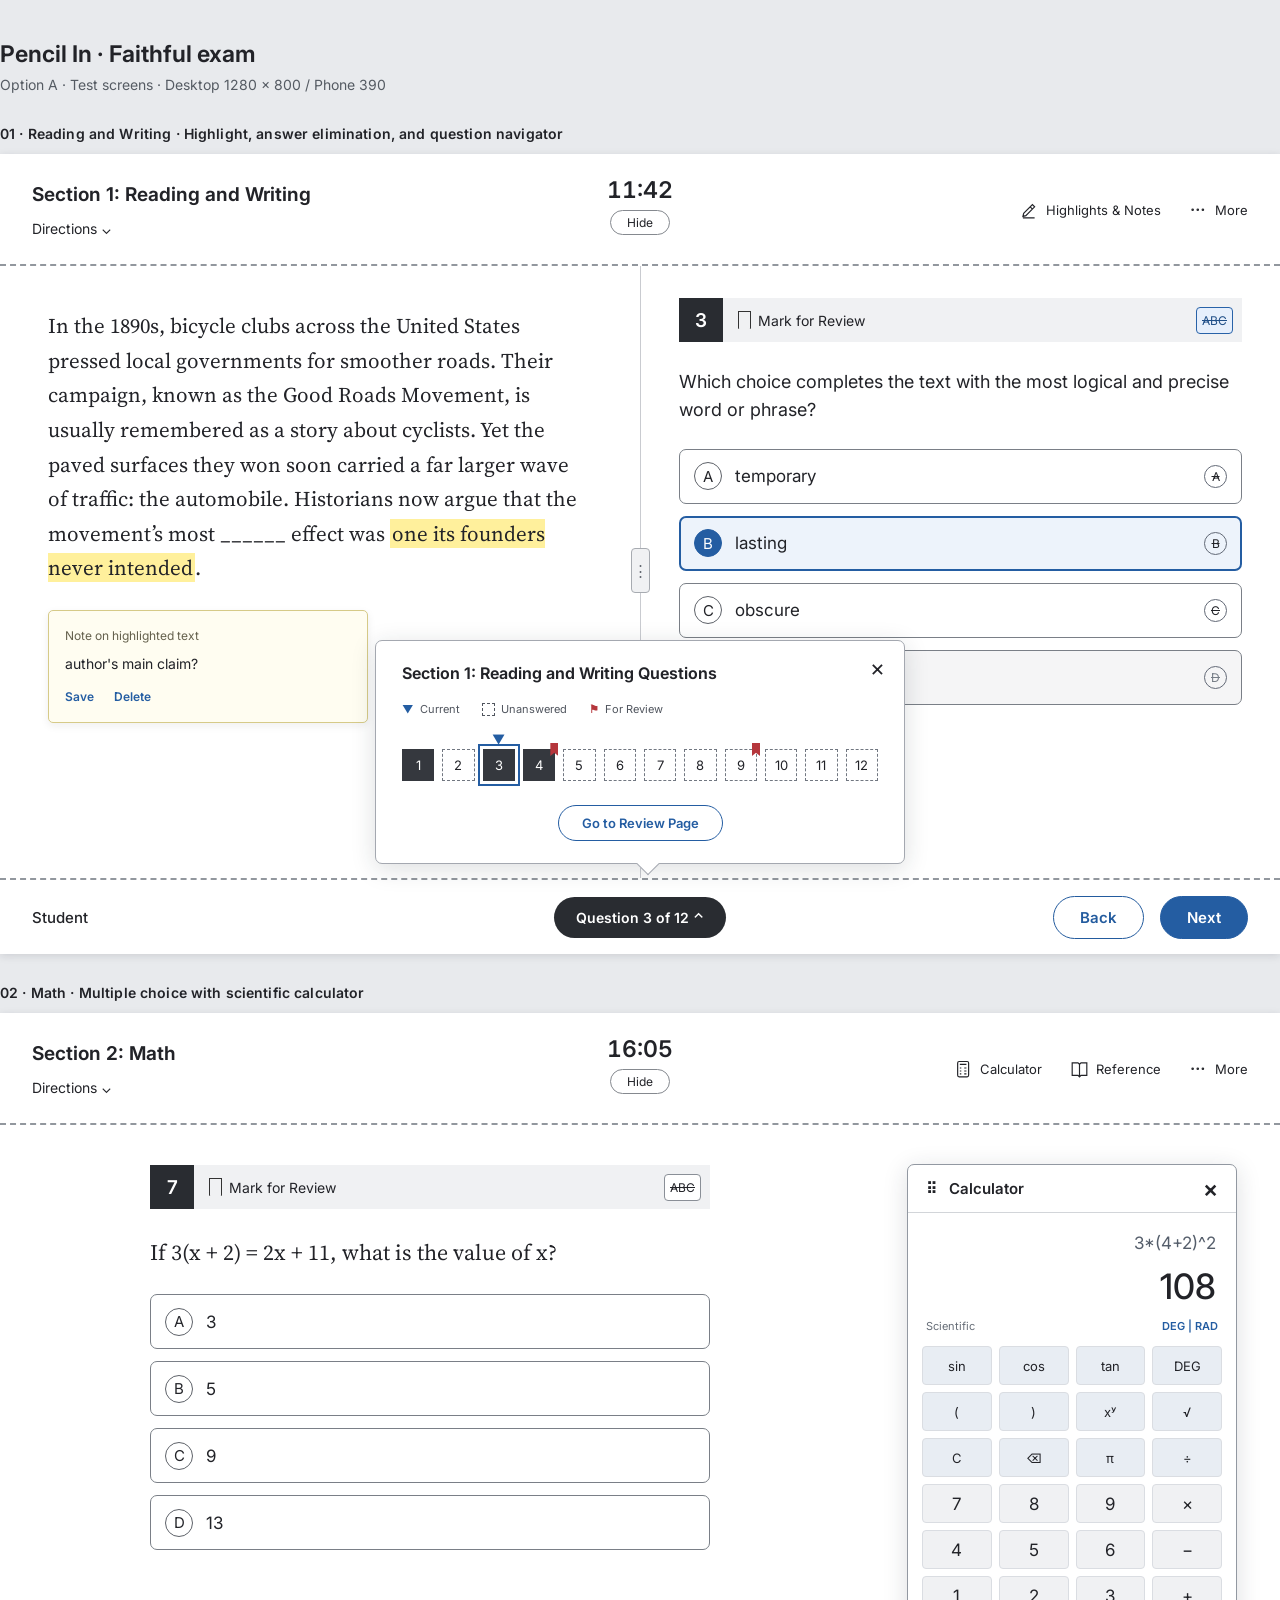
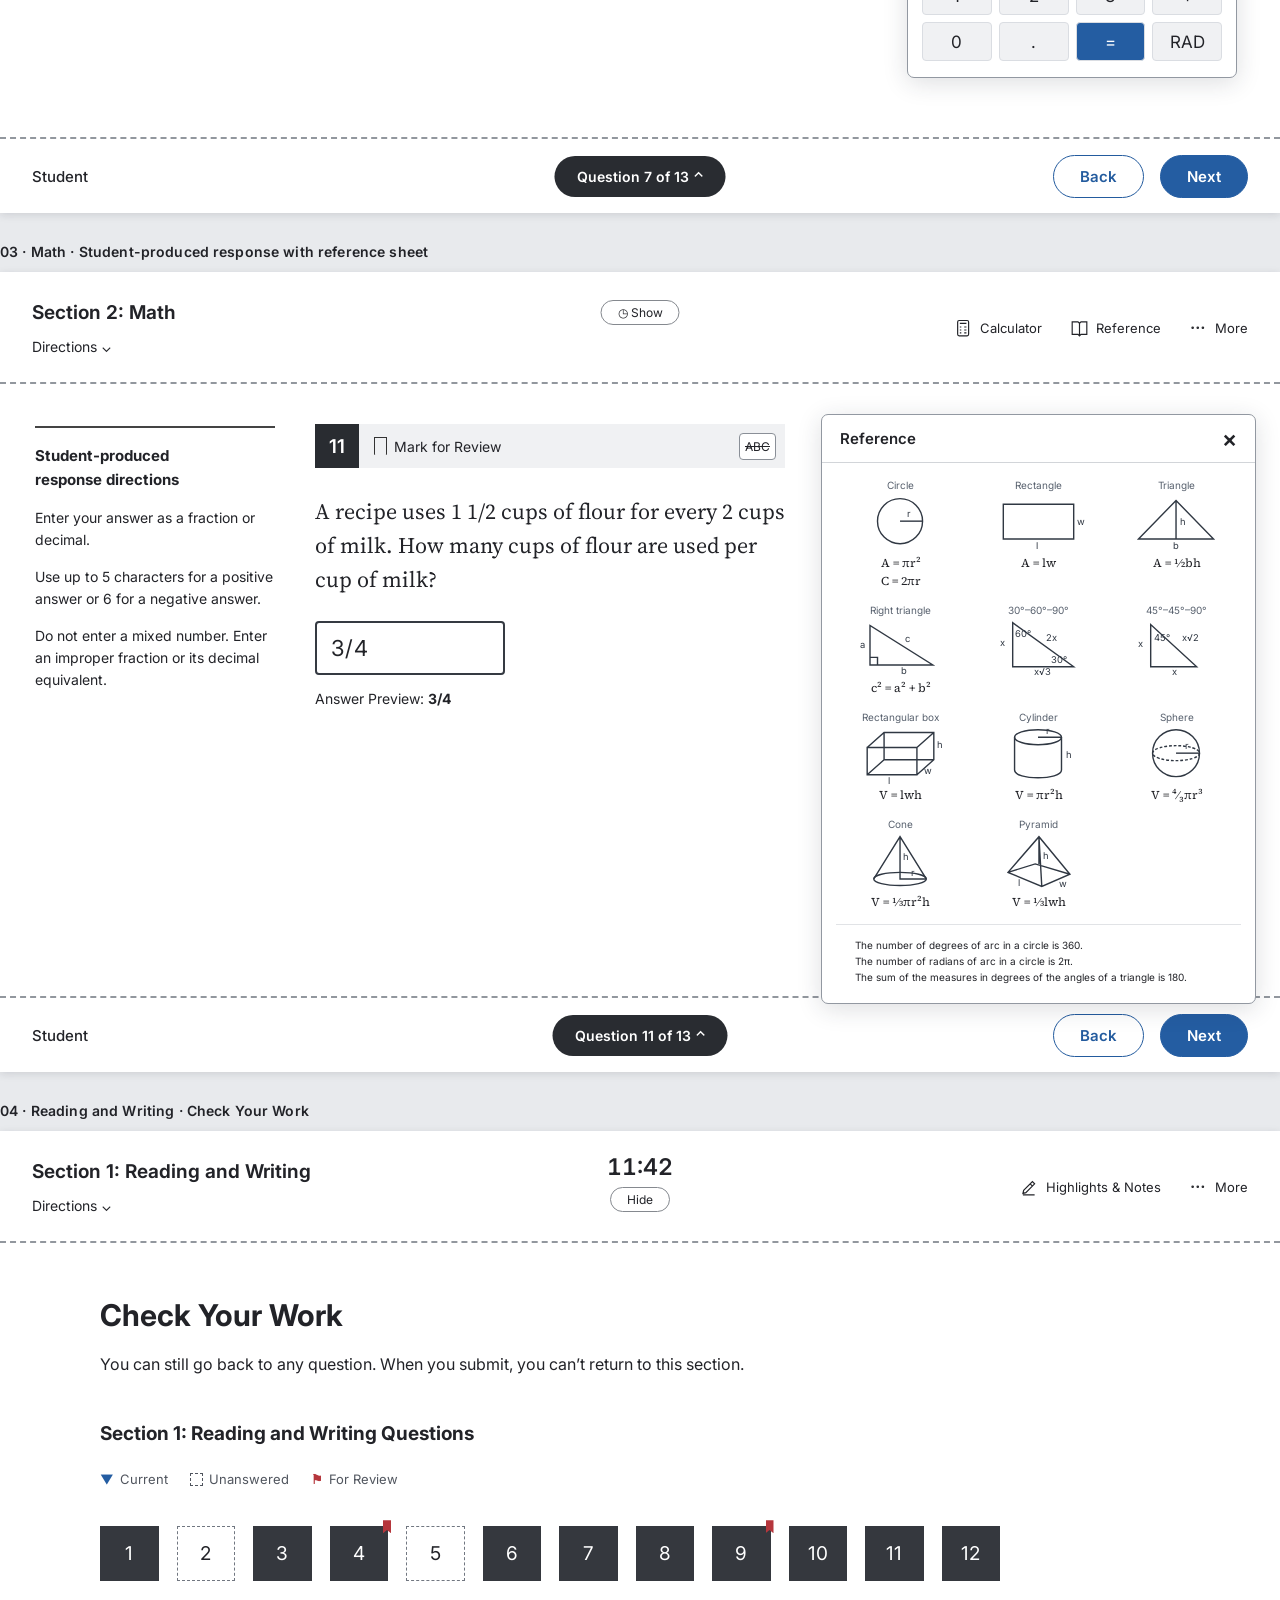
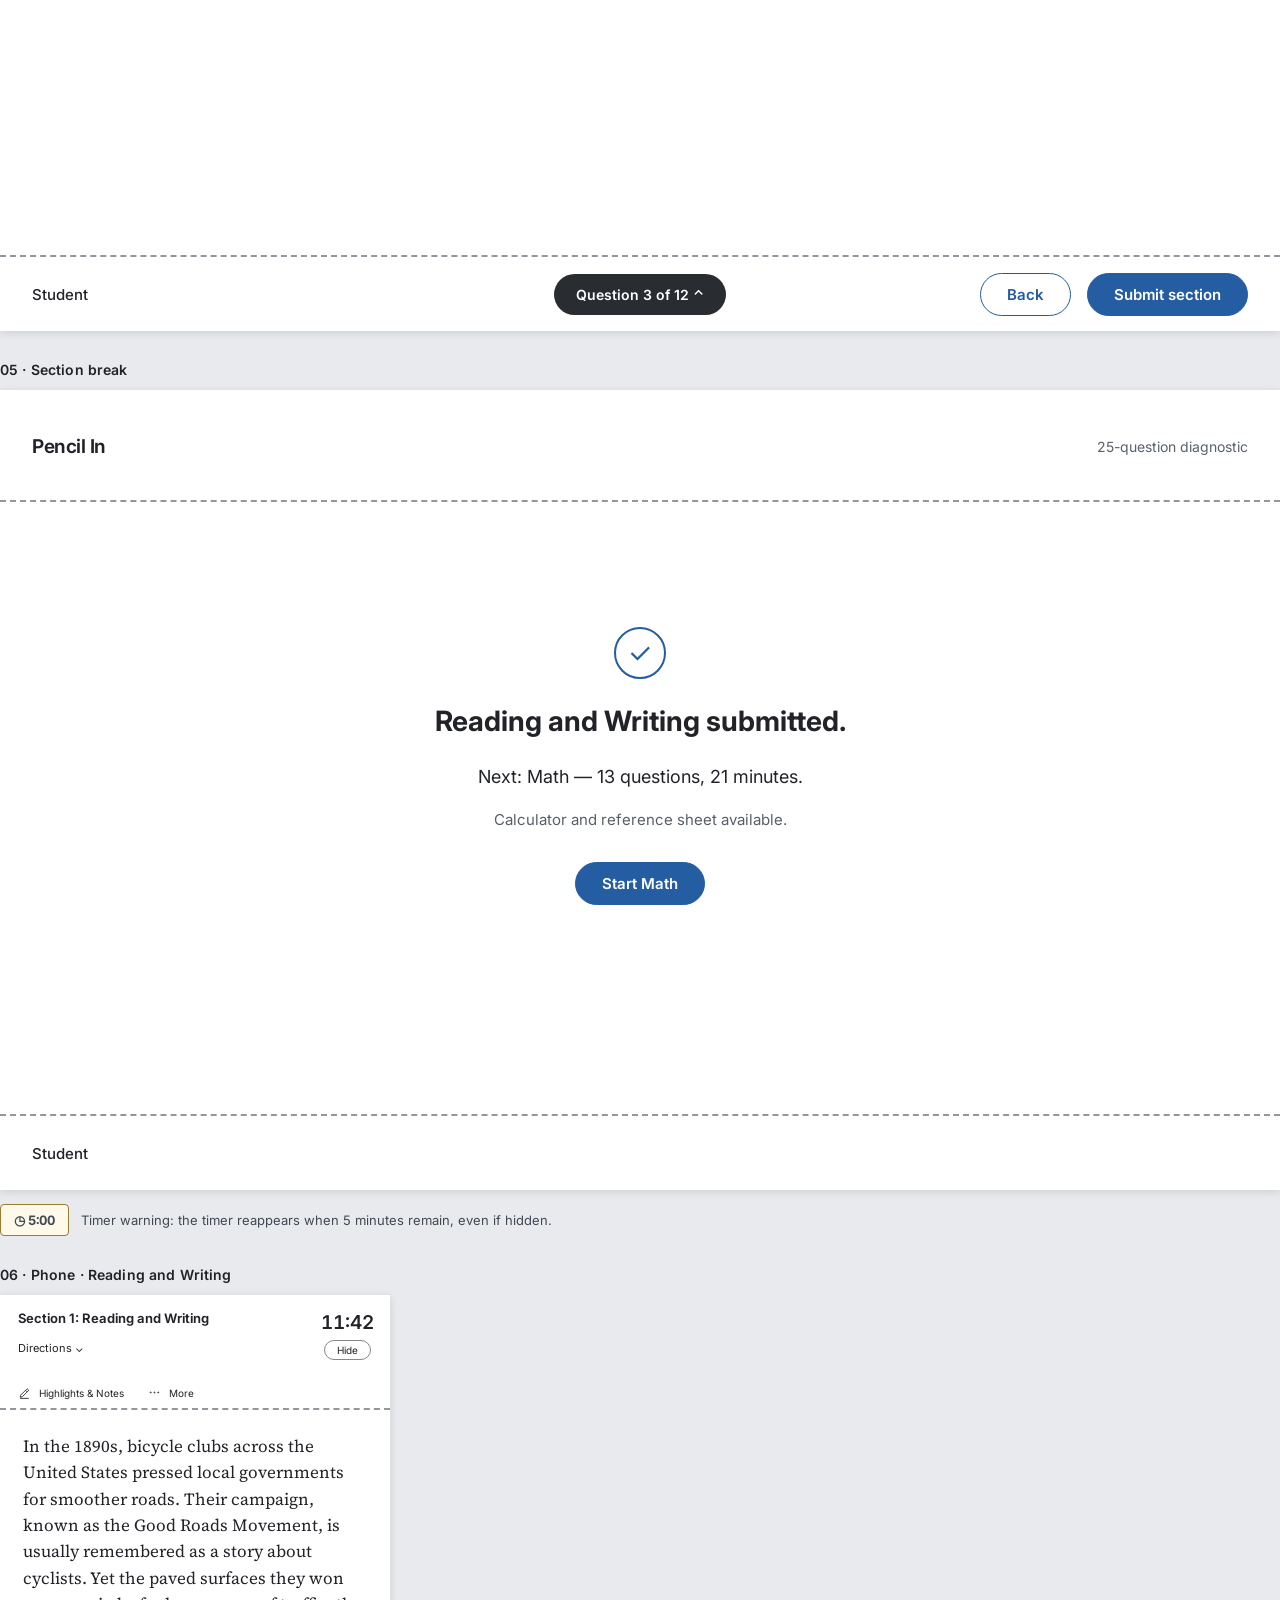
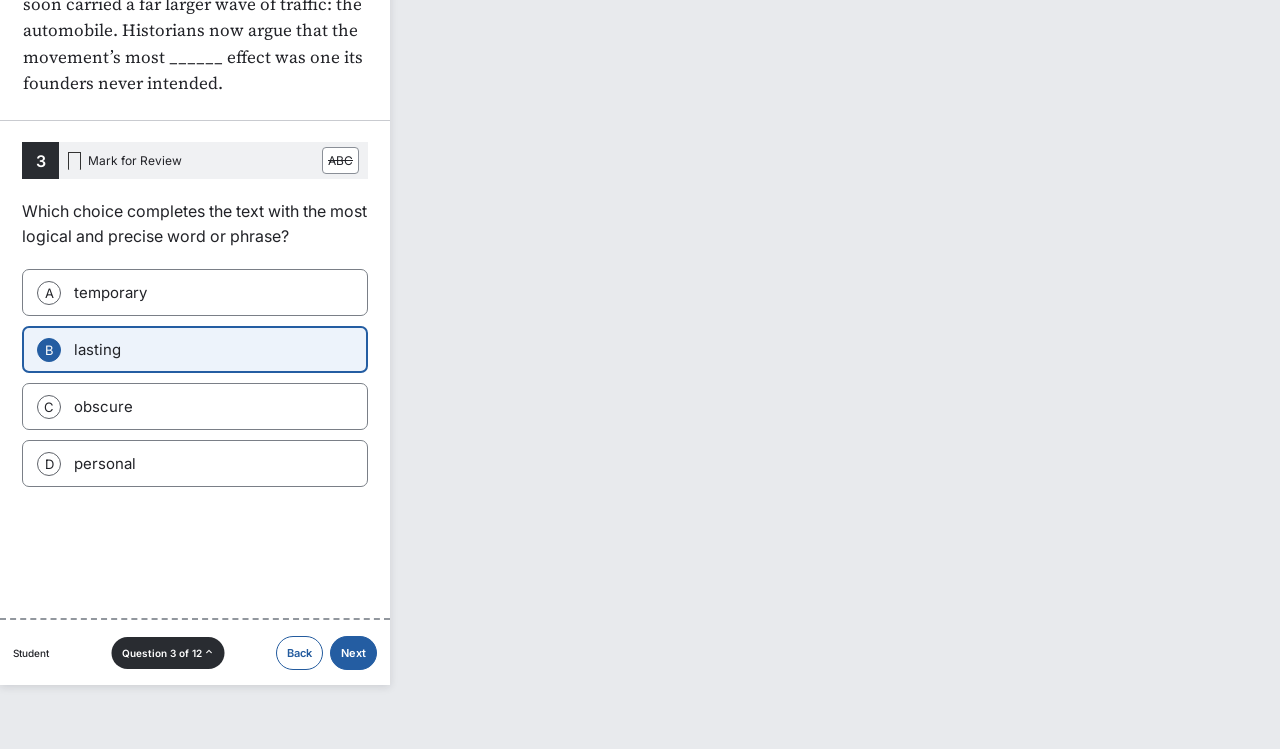
<file: docs/designs/test-screen-mockup.html>
<!doctype html>
<html lang="en"><head><meta charset="utf-8"><meta name="viewport" content="width=device-width,initial-scale=1"><title>Pencil In — Option A: Faithful exam</title><link href="https://fonts.googleapis.com/css2?family=Inter:wght@400;500;600;650;700&family=Source+Serif+4:wght@400;500&display=swap" rel="stylesheet"><style>
*{box-sizing:border-box}body{margin:0;background:#e8eaed;color:#222328;font-family:Inter,sans-serif;font-size:16px}main{width:1280px;margin:40px auto 64px}h1{font-size:23px;margin:0 0 8px;font-weight:650}.intro{margin:0 0 32px;color:#555b63;font-size:14px}.caption{font-size:14px;font-weight:600;margin:30px 0 12px;letter-spacing:.01em}.screen{width:1280px;height:800px;background:#fff;position:relative;overflow:hidden;box-shadow:0 2px 8px #151b2520}button{font:inherit;cursor:pointer;color:inherit;background:white;border:0}button:focus-visible{outline:3px solid #2460aa;outline-offset:3px}.top{height:112px;display:flex;align-items:center;justify-content:space-between;padding:20px 32px;position:relative}.top:after{content:'';position:absolute;bottom:0;left:0;right:0;border-bottom:2px dashed #92979e}.section{font-size:19px;font-weight:650;margin-bottom:12px}.directions{padding:0;font-size:14px}.timer{position:absolute;left:50%;transform:translateX(-50%);top:22px;text-align:center}.time{display:block;font-size:23px;font-weight:600;font-variant-numeric:tabular-nums}.timer button{display:block;margin:6px auto 0;border:1px solid #85898f;border-radius:20px;font-size:12px;padding:4px 16px}.tools{display:flex;gap:28px;align-items:center}.tool{display:flex;gap:7px;align-items:center;font-size:13px;padding:8px 0}.tool svg{width:19px;height:19px}.body{height:612px;display:flex}.passage{width:50%;padding:43px 48px;font-family:'Source Serif 4',serif;font-size:21px;line-height:1.65}.passage p{margin:0}.divider{width:1px;background:#c9cbd0;position:relative}.handle{position:absolute;top:46%;left:-9px;width:19px;height:45px;background:#f0f1f3;border:1px solid #a7abb1;border-radius:4px;display:grid;place-items:center;color:#656a73;font-size:15px}.question{flex:1;padding:32px 38px}.qhead{height:44px;background:#f0f1f3;display:flex;align-items:center;gap:15px;font-size:14px;margin-bottom:26px}.number{background:#292c31;color:#fff;height:44px;min-width:44px;display:grid;place-items:center;font-size:19px;font-weight:600}.mark{display:flex;align-items:center;gap:7px;background:none;padding:0}.bookmark{display:inline-block;width:13px;height:18px;border:1.5px solid #333;clip-path:polygon(0 0,100% 0,100% 100%,50% 75%,0 100%)}.abc{margin-left:auto;margin-right:9px;border:1px solid #8a8f97;border-radius:4px;font-size:12px;padding:5px;text-decoration:line-through}.abc.on{background:#e6effc;border-color:#2862a8;color:#204f88}.stem{font-size:18px;line-height:1.55;margin:0 0 25px}.choices{display:grid;gap:12px}.choice{border:1px solid #7a7f87;border-radius:7px;min-height:55px;width:100%;display:flex;align-items:center;text-align:left;padding:10px 14px;gap:13px;font-size:17px}.letter{width:28px;height:28px;border:1px solid #5e6269;border-radius:50%;display:grid;place-items:center;font-size:15px;flex-shrink:0}.selected{border:2px solid #245da2;background:#edf3fb;padding:9px 13px}.selected .letter{background:#245da2;color:#fff;border-color:#245da2}.cross{margin-left:auto;font-size:12px;border:1px solid #626976;width:23px;height:23px;border-radius:50%;display:grid;place-items:center;text-decoration:line-through}.struck{color:#777e87;background:#f5f5f6}.struck .answer{text-decoration:line-through}.bottom{height:76px;border-top:2px dashed #92979e;display:flex;align-items:center;justify-content:space-between;padding:0 32px;position:absolute;bottom:0;left:0;right:0;background:white}.student{font-size:15px;font-weight:500}.navtoggle{position:absolute;left:50%;transform:translateX(-50%);background:#292c31;color:white;border-radius:24px;padding:12px 22px;font-size:14px;font-weight:600}.actions{display:flex;gap:16px;align-items:center}.back,.primary{padding:11px 26px;border-radius:25px;font-size:15px;font-weight:600}.back{border:1px solid #235b9e;color:#235b9e}.primary{background:#245da2;color:white;border:1px solid #245da2}mark{background:#fff09c;color:inherit;padding:0 2px}.note{font-family:Inter,sans-serif;background:#fffdf1;border:1px solid #d6ca88;border-radius:5px;padding:16px;margin-top:24px;width:320px;box-shadow:0 3px 9px #22222212;font-size:14px;line-height:1.5}.note-label{font-size:12px;color:#65614d;margin-bottom:8px}.note-actions{margin-top:14px;display:flex;gap:20px}.note-actions button{font-size:12px;background:none;padding:0;color:#245da2;font-weight:600}.navigator{position:absolute;z-index:3;bottom:90px;left:50%;transform:translateX(-50%);width:530px;background:white;border:1px solid #a4a8b0;border-radius:7px;box-shadow:0 5px 24px #1b263126;padding:22px 26px}.navigator:after{content:'';position:absolute;bottom:-9px;left:50%;width:15px;height:15px;background:white;border-right:1px solid #a4a8b0;border-bottom:1px solid #a4a8b0;transform:rotate(45deg)}.navtitle{font-size:16px;font-weight:650;margin:0 25px 19px 0}.close{position:absolute;right:13px;top:12px;font-size:23px;background:none}.legend{display:flex;gap:22px;font-size:11px;color:#50555e;align-items:center;margin-bottom:24px}.legend span{display:flex;gap:6px;align-items:center}.empty-icon{width:13px;height:13px;border:1px dashed #50555e}.flag{color:#b5363c}.grid{display:grid;grid-template-columns:repeat(12,1fr);gap:8px;padding-top:9px}.cell{height:32px;position:relative;border:1px dashed #717781;font-size:13px;background:white}.cell.answered{background:#35383e;color:white;border:1px solid #35383e}.cell.current{outline:2px solid #245da2;outline-offset:3px}.cell.current:before{content:'▼';position:absolute;left:50%;transform:translateX(-50%);top:-19px;color:#245da2;font-size:13px}.cell.flagged:after{content:'';position:absolute;right:-4px;top:-7px;width:8px;height:13px;background:#b5363c;clip-path:polygon(0 0,100% 0,100% 100%,50% 75%,0 100%)}.review-btn{display:block;margin:24px auto 0;border:1px solid #245da2;border-radius:22px;padding:9px 23px;color:#245da2;font-size:13px;font-weight:600}.math-question{width:650px;padding:40px 0;margin:0 auto}.math-question .stem{font-family:'Source Serif 4',serif;font-size:22px}.math-with-calc{margin-left:150px;width:560px}.panel{position:absolute;background:#fff;border:1px solid #9298a1;border-radius:7px;box-shadow:0 5px 25px #20293626;z-index:2}.panel-title{height:48px;border-bottom:1px solid #d2d5d9;display:flex;align-items:center;justify-content:space-between;padding:0 18px;font-size:15px;font-weight:600}.panel-title button{font-size:23px;padding:0}.calc{width:330px;right:43px;top:151px}.display{padding:20px 20px 12px;text-align:right}.expression{font-size:17px;color:#555e6b}.result{font-size:35px;margin-top:12px;font-weight:500}.calcmode{display:flex;justify-content:space-between;padding:0 18px 13px;font-size:11px;color:#676e78}.mode{color:#245da2;font-weight:600}.keys{padding:0 14px 16px;display:grid;grid-template-columns:repeat(4,1fr);gap:7px}.key{background:#f0f1f3;border:1px solid #dadde2;height:39px;border-radius:4px;font-size:17px}.key.function{font-size:13px;background:#e8edf3}.key.equals{background:#245da2;color:white}.entry{border:2px solid #353a42;border-radius:4px;width:190px;padding:12px 14px;font-size:22px;letter-spacing:1px}.preview{font-size:14px;margin-top:15px}.response-help{width:240px;position:absolute;left:35px;top:154px;border-top:2px solid #444;padding-top:16px;font-size:14px;line-height:1.6}.response-help h3{font-size:15px;margin:0 0 15px}.response-question{width:470px;margin-left:315px}.reference{right:24px;top:142px;width:435px}.formulas{display:grid;grid-template-columns:repeat(3,1fr);padding:15px 12px 4px;gap:13px 5px}.formula{text-align:center;font-family:'Source Serif 4',serif;font-size:12px;line-height:1.5}.formula svg{width:105px;height:61px;display:block;margin:auto;stroke:#303843;fill:none;stroke-width:1.5}.formula svg text{stroke:none;fill:#303843;font:10px Inter,sans-serif}.formula-name{font-family:Inter,sans-serif;font-size:10px;color:#58616e}.formula-notes{padding:12px 19px 18px;font-size:10px;line-height:1.6;border-top:1px solid #e1e3e6;margin:9px 14px 0}.review{padding:54px 100px}.review h2{font-size:30px;margin:0 0 18px}.review p{font-size:16px;line-height:1.7;margin:0 0 44px;max-width:740px}.review h3{font-size:19px;margin-bottom:26px}.review .legend{font-size:13px}.review .grid{max-width:900px;gap:18px;margin-top:30px}.review .cell{height:55px;font-size:19px}.break-content{width:660px;margin:125px auto;text-align:center}.checkmark{width:52px;height:52px;border:2px solid #245da2;color:#245da2;border-radius:50%;display:grid;place-items:center;font-size:28px;margin:0 auto 25px}.break-content h2{font-size:28px;margin:0 0 24px}.break-content p{font-size:18px;line-height:1.7;margin:0 0 30px}.break-content .detail{font-size:15px;color:#585f68;margin-top:-16px}.wordmark{font-size:19px;font-weight:650;letter-spacing:-.5px}.warning{font-size:13px;color:#414955;margin:14px 0 30px;display:flex;align-items:center;gap:12px}.warning strong{border:1px solid #9b7a36;background:#fff9e9;padding:7px 13px;border-radius:4px;font-variant-numeric:tabular-nums}.phone{width:390px;height:990px}.phone .top{height:115px;padding:14px 18px;align-items:flex-start}.phone .section{font-size:13px;max-width:220px;line-height:1.5;margin-bottom:7px}.phone .timer{left:auto;right:16px;transform:none;top:16px}.phone .time{font-size:19px}.phone .timer button{font-size:10px;padding:3px 12px}.phone .tools{position:absolute;left:18px;bottom:10px;gap:24px}.phone .tool{font-size:10px;padding:0}.phone .tool svg{height:14px;width:14px}.phone .directions{font-size:11px}.phone .body{display:block;height:auto}.phone .passage{width:100%;padding:23px 23px 24px;font-size:17px;line-height:1.55;border-bottom:1px solid #c9cbd0}.phone .question{padding:21px 22px}.phone .qhead{height:37px;margin-bottom:20px;font-size:12px;gap:9px}.phone .number{height:37px;min-width:37px;font-size:16px}.phone .stem{font-size:16px;margin-bottom:20px}.phone .choice{min-height:47px;font-size:15px}.phone .choices{gap:10px}.phone .bottom{padding:0 13px;height:67px}.phone .student{font-size:10px}.phone .navtoggle{font-size:10px;padding:10px 11px;left:43%}.phone .actions{gap:7px}.phone .back,.phone .primary{font-size:11px;padding:9px 10px}.phone .letter{width:24px;height:24px;font-size:13px}[hidden]{display:none!important}
</style></head><body><main><h1>Pencil In · Faithful exam</h1><p class="intro">Option A · Test screens · Desktop 1280 × 800 / Phone 390</p><div class="caption">01 · Reading and Writing · Highlight, answer elimination, and question navigator</div><section class="screen " aria-label="01 · Reading and Writing · Highlight, answer elimination, and question navigator"><header class="top"><div><div class="section">Section 1: Reading and Writing</div><button class="directions">Directions ⌄</button></div><div class="timer"><span class="time" >11:42</span><button class="timer-toggle">Hide</button></div><div class="tools"><button class="tool"><svg viewBox="0 0 26 26" fill="none" stroke="currentColor" stroke-width="1.6" aria-hidden="true"><path d="M5 17l-1 4 4-1L20 8l-3-3Z M14 8l3 3 M4 23h16"/></svg>Highlights & Notes</button><button class="tool"><svg viewBox="0 0 26 26" fill="none" stroke="currentColor" stroke-width="1.6" aria-hidden="true"><circle cx="5" cy="12" r="1"/><circle cx="12" cy="12" r="1"/><circle cx="19" cy="12" r="1"/></svg>More</button></div></header><div class="body"><article class="passage"><p>In the 1890s, bicycle clubs across the United States pressed local governments for smoother roads. Their campaign, known as the Good Roads Movement, is usually remembered as a story about cyclists. Yet the paved surfaces they won soon carried a far larger wave of traffic: the automobile. Historians now argue that the movement’s most ______ effect was <mark>one its founders never intended</mark>.</p><div class="note"><div class="note-label">Note on highlighted text</div><div>author's main claim?</div><div class="note-actions"><button>Save</button><button>Delete</button></div></div></article><div class="divider"><span class="handle">⋮</span></div><div class="question"><div class="qhead"><span class="number">3</span><button class="mark"><span class="bookmark"></span>Mark for Review</button><button class="abc on" aria-label="Answer elimination">ABC</button></div><p class="stem">Which choice completes the text with the most logical and precise word or phrase?</p><div class="choices"><button class="choice  "><span class="letter">A</span><span class="answer">temporary</span><span class=cross>A</span></button><button class="choice selected "><span class="letter">B</span><span class="answer">lasting</span><span class=cross>B</span></button><button class="choice  "><span class="letter">C</span><span class="answer">obscure</span><span class=cross>C</span></button><button class="choice  struck"><span class="letter">D</span><span class="answer">personal</span><span class=cross>D</span></button></div></div></div><aside class="navigator"><button class="close" aria-label="Close navigator">×</button><h3 class="navtitle">Section 1: Reading and Writing Questions</h3><div class="legend"><span><b style="color:#245da2">▼</b> Current</span><span><i class="empty-icon"></i> Unanswered</span><span><b class="flag">⚑</b> For Review</span></div><div class="grid"><button class="cell answered  " aria-label="Question 1">1</button><button class="cell   " aria-label="Question 2, unanswered">2</button><button class="cell answered current " aria-label="Question 3">3</button><button class="cell answered  flagged" aria-label="Question 4, for review">4</button><button class="cell   " aria-label="Question 5, unanswered">5</button><button class="cell   " aria-label="Question 6">6</button><button class="cell   " aria-label="Question 7">7</button><button class="cell   " aria-label="Question 8">8</button><button class="cell   flagged" aria-label="Question 9, for review">9</button><button class="cell   " aria-label="Question 10">10</button><button class="cell   " aria-label="Question 11">11</button><button class="cell   " aria-label="Question 12">12</button></div><button class="review-btn">Go to Review Page</button></aside><footer class="bottom"><span class="student">Student</span><button class=navtoggle>Question 3 of 12 ⌃</button><div class="actions"><button class=back>Back</button><button class=primary>Next</button></div></footer></section><div class="caption">02 · Math · Multiple choice with scientific calculator</div><section class="screen " aria-label="02 · Math · Multiple choice with scientific calculator"><header class="top"><div><div class="section">Section 2: Math</div><button class="directions">Directions ⌄</button></div><div class="timer"><span class="time" >16:05</span><button class="timer-toggle">Hide</button></div><div class="tools"><button class="tool"><svg viewBox="0 0 26 26" fill="none" stroke="currentColor" stroke-width="1.6" aria-hidden="true"><rect x="5" y="2" width="15" height="21" rx="2"/><path d="M8 6h9M8 11h2m4 0h3M8 15h2m4 0h3M8 19h2m4 0h3"/></svg>Calculator</button><button class="tool"><svg viewBox="0 0 26 26" fill="none" stroke="currentColor" stroke-width="1.6" aria-hidden="true"><path d="M3 4h8l2 2 2-2h8v17h-8l-2 2-2-2H3Z M13 6v17"/></svg>Reference</button><button class="tool"><svg viewBox="0 0 26 26" fill="none" stroke="currentColor" stroke-width="1.6" aria-hidden="true"><circle cx="5" cy="12" r="1"/><circle cx="12" cy="12" r="1"/><circle cx="19" cy="12" r="1"/></svg>More</button></div></header><div class="math-question math-with-calc"><div class="qhead"><span class="number">7</span><button class="mark"><span class="bookmark"></span>Mark for Review</button><button class="abc " aria-label="Answer elimination">ABC</button></div><p class="stem">If 3(x + 2) = 2x + 11, what is the value of x?</p><div class="choices"><button class="choice  "><span class="letter">A</span><span class="answer">3</span></button><button class="choice  "><span class="letter">B</span><span class="answer">5</span></button><button class="choice  "><span class="letter">C</span><span class="answer">9</span></button><button class="choice  "><span class="letter">D</span><span class="answer">13</span></button></div></div><aside class="panel calc"><div class="panel-title"><span>⠿ &nbsp; Calculator</span><button aria-label="Close calculator">×</button></div><div class="display"><div class="expression">3*(4+2)^2</div><div class="result">108</div></div><div class="calcmode"><span>Scientific</span><span class="mode">DEG | RAD</span></div><div class="keys"><button class="key function ">sin</button><button class="key function ">cos</button><button class="key function ">tan</button><button class="key function ">DEG</button><button class="key function ">(</button><button class="key function ">)</button><button class="key function ">xʸ</button><button class="key function ">√</button><button class="key function ">C</button><button class="key function ">⌫</button><button class="key function ">π</button><button class="key function ">÷</button><button class="key  ">7</button><button class="key  ">8</button><button class="key  ">9</button><button class="key  ">×</button><button class="key  ">4</button><button class="key  ">5</button><button class="key  ">6</button><button class="key  ">−</button><button class="key  ">1</button><button class="key  ">2</button><button class="key  ">3</button><button class="key  ">+</button><button class="key  ">0</button><button class="key  ">.</button><button class="key  equals">=</button><button class="key  ">RAD</button></div></aside><footer class="bottom"><span class="student">Student</span><button class=navtoggle>Question 7 of 13 ⌃</button><div class="actions"><button class=back>Back</button><button class=primary>Next</button></div></footer></section><div class="caption">03 · Math · Student-produced response with reference sheet</div><section class="screen " aria-label="03 · Math · Student-produced response with reference sheet"><header class="top"><div><div class="section">Section 2: Math</div><button class="directions">Directions ⌄</button></div><div class="timer"><span class="time" hidden>16:05</span><button class="timer-toggle">◷ Show</button></div><div class="tools"><button class="tool"><svg viewBox="0 0 26 26" fill="none" stroke="currentColor" stroke-width="1.6" aria-hidden="true"><rect x="5" y="2" width="15" height="21" rx="2"/><path d="M8 6h9M8 11h2m4 0h3M8 15h2m4 0h3M8 19h2m4 0h3"/></svg>Calculator</button><button class="tool"><svg viewBox="0 0 26 26" fill="none" stroke="currentColor" stroke-width="1.6" aria-hidden="true"><path d="M3 4h8l2 2 2-2h8v17h-8l-2 2-2-2H3Z M13 6v17"/></svg>Reference</button><button class="tool"><svg viewBox="0 0 26 26" fill="none" stroke="currentColor" stroke-width="1.6" aria-hidden="true"><circle cx="5" cy="12" r="1"/><circle cx="12" cy="12" r="1"/><circle cx="19" cy="12" r="1"/></svg>More</button></div></header><aside class="response-help"><h3>Student-produced<br>response directions</h3><p>Enter your answer as a fraction or decimal.</p><p>Use up to 5 characters for a positive answer or 6 for a negative answer.</p><p>Do not enter a mixed number. Enter an improper fraction or its decimal equivalent.</p></aside><div class="math-question response-question"><div class="qhead"><span class="number">11</span><button class="mark"><span class="bookmark"></span>Mark for Review</button><button class="abc " aria-label="Answer elimination">ABC</button></div><p class="stem">A recipe uses 1 1/2 cups of flour for every 2 cups of milk. How many cups of flour are used per cup of milk?</p><div class="entry" role="textbox" aria-label="Answer">3/4</div><p class="preview">Answer Preview: <strong>3/4</strong></p></div><aside class="panel reference"><div class="panel-title">Reference<button aria-label="Close reference">×</button></div><div class="formulas"><div class="formula"><div class="formula-name">Circle</div><svg viewBox="0 0 105 65" aria-label="Circle"><circle cx="52" cy="30" r="24"/><path d="M52 30h24"/><text x="59" y="26">r</text></svg>A = πr²<br>C = 2πr</div><div class="formula"><div class="formula-name">Rectangle</div><svg viewBox="0 0 105 65" aria-label="Rectangle"><path d="M15 12h75v37H15Z"/><text x="50" y="60">l</text><text x="94" y="34">w</text></svg>A = lw</div><div class="formula"><div class="formula-name">Triangle</div><svg viewBox="0 0 105 65" aria-label="Triangle"><path d="M12 49L52 8l40 41Z M52 8v41"/><text x="56" y="34">h</text><text x="49" y="60">b</text></svg>A = ½bh</div><div class="formula"><div class="formula-name">Right triangle</div><svg viewBox="0 0 105 65" aria-label="Right triangle"><path d="M20 8v42h67Z M20 42h8v8"/><text x="9" y="32">a</text><text x="53" y="60">b</text><text x="57" y="26">c</text></svg>c² = a² + b²</div><div class="formula"><div class="formula-name">30°–60°–90°</div><svg viewBox="0 0 105 65" aria-label="30°–60°–90°"><path d="M25 5v47h65Z"/><text x="11" y="30">x</text><text x="48" y="61">x√3</text><text x="61" y="24">2x</text><text x="28" y="20">60°</text><text x="66" y="48">30°</text></svg></div><div class="formula"><div class="formula-name">45°–45°–90°</div><svg viewBox="0 0 105 65" aria-label="45°–45°–90°"><path d="M25 7v45h49Z"/><text x="12" y="31">x</text><text x="48" y="61">x</text><text x="58" y="25">x√2</text><text x="29" y="24">45°</text></svg></div><div class="formula"><div class="formula-name">Rectangular box</div><svg viewBox="0 0 105 65" aria-label="Rectangular box"><path d="M17 24h53v29H17Z M17 24l18-16h53v29L70 53 M70 24L88 8 M88 37H35V8 M17 53l18-16"/><text x="39" y="63">l</text><text x="91" y="25">h</text><text x="78" y="52">w</text></svg>V = lwh</div><div class="formula"><div class="formula-name">Cylinder</div><svg viewBox="0 0 105 65" aria-label="Cylinder"><ellipse cx="52" cy="13" rx="25" ry="8"/><path d="M27 13v35c0 11 50 11 50 0V13 M52 13h25"/><text x="60" y="10">r</text><text x="82" y="35">h</text></svg>V = πr²h</div><div class="formula"><div class="formula-name">Sphere</div><svg viewBox="0 0 105 65" aria-label="Sphere"><circle cx="52" cy="30" r="25"/><ellipse cx="52" cy="30" rx="25" ry="8" stroke-dasharray="3 2"/><path d="M52 30h25"/><text x="62" y="26">r</text></svg>V = ⁴⁄₃πr³</div><div class="formula"><div class="formula-name">Cone</div><svg viewBox="0 0 105 65" aria-label="Cone"><ellipse cx="52" cy="50" rx="28" ry="7"/><path d="M24 50L52 5l28 45 M52 5v45h28"/><text x="55" y="30">h</text><text x="64" y="47">r</text></svg>V = ⅓πr²h</div><div class="formula"><div class="formula-name">Pyramid</div><svg viewBox="0 0 105 65" aria-label="Pyramid"><path d="M20 43L53 5l33 40-30 13Z M53 5l3 53 M20 43l29-9 37 11 M53 5v29"/><text x="57" y="29">h</text><text x="31" y="58">l</text><text x="74" y="59">w</text></svg>V = ⅓lwh</div></div><div class="formula-notes">The number of degrees of arc in a circle is 360.<br>The number of radians of arc in a circle is 2π.<br>The sum of the measures in degrees of the angles of a triangle is 180.</div></aside><footer class="bottom"><span class="student">Student</span><button class=navtoggle>Question 11 of 13 ⌃</button><div class="actions"><button class=back>Back</button><button class=primary>Next</button></div></footer></section><div class="caption">04 · Reading and Writing · Check Your Work</div><section class="screen " aria-label="04 · Reading and Writing · Check Your Work"><header class="top"><div><div class="section">Section 1: Reading and Writing</div><button class="directions">Directions ⌄</button></div><div class="timer"><span class="time" >11:42</span><button class="timer-toggle">Hide</button></div><div class="tools"><button class="tool"><svg viewBox="0 0 26 26" fill="none" stroke="currentColor" stroke-width="1.6" aria-hidden="true"><path d="M5 17l-1 4 4-1L20 8l-3-3Z M14 8l3 3 M4 23h16"/></svg>Highlights & Notes</button><button class="tool"><svg viewBox="0 0 26 26" fill="none" stroke="currentColor" stroke-width="1.6" aria-hidden="true"><circle cx="5" cy="12" r="1"/><circle cx="12" cy="12" r="1"/><circle cx="19" cy="12" r="1"/></svg>More</button></div></header><div class="review"><h2>Check Your Work</h2><p>You can still go back to any question. When you submit, you can’t return to this section.</p><h3>Section 1: Reading and Writing Questions</h3><div class="legend"><span><b style="color:#245da2">▼</b> Current</span><span><i class="empty-icon"></i> Unanswered</span><span><b class="flag">⚑</b> For Review</span></div><div class="grid"><button class="cell answered  " aria-label="Question 1">1</button><button class="cell   " aria-label="Question 2, unanswered">2</button><button class="cell answered  " aria-label="Question 3">3</button><button class="cell answered  flagged" aria-label="Question 4, for review">4</button><button class="cell   " aria-label="Question 5, unanswered">5</button><button class="cell answered  " aria-label="Question 6">6</button><button class="cell answered  " aria-label="Question 7">7</button><button class="cell answered  " aria-label="Question 8">8</button><button class="cell answered  flagged" aria-label="Question 9, for review">9</button><button class="cell answered  " aria-label="Question 10">10</button><button class="cell answered  " aria-label="Question 11">11</button><button class="cell answered  " aria-label="Question 12">12</button></div></div><footer class="bottom"><span class="student">Student</span><button class=navtoggle>Question 3 of 12 ⌃</button><div class="actions"><button class=back>Back</button><button class=primary>Submit section</button></div></footer></section><div class="caption">05 · Section break</div><section class="screen " aria-label="05 · Section break"><header class="top"><div class="wordmark">Pencil In</div><span style="font-size:14px;color:#59616b">25-question diagnostic</span></header><div class="break-content"><div class="checkmark">✓</div><h2>Reading and Writing submitted.</h2><p>Next: Math — 13 questions, 21 minutes.</p><p class="detail">Calculator and reference sheet available.</p><button class="primary">Start Math</button></div><footer class="bottom"><span class="student">Student</span><div class="actions"></div></footer></section><div class="warning"><strong>◷ 5:00</strong><span>Timer warning: the timer reappears when 5 minutes remain, even if hidden.</span></div><div class="caption">06 · Phone · Reading and Writing</div><section class="screen phone" aria-label="06 · Phone · Reading and Writing"><header class="top"><div><div class="section">Section 1: Reading and Writing</div><button class="directions">Directions ⌄</button></div><div class="timer"><span class="time" >11:42</span><button class="timer-toggle">Hide</button></div><div class="tools"><button class="tool"><svg viewBox="0 0 26 26" fill="none" stroke="currentColor" stroke-width="1.6" aria-hidden="true"><path d="M5 17l-1 4 4-1L20 8l-3-3Z M14 8l3 3 M4 23h16"/></svg>Highlights & Notes</button><button class="tool"><svg viewBox="0 0 26 26" fill="none" stroke="currentColor" stroke-width="1.6" aria-hidden="true"><circle cx="5" cy="12" r="1"/><circle cx="12" cy="12" r="1"/><circle cx="19" cy="12" r="1"/></svg>More</button></div></header><div class="body"><article class="passage"><p>In the 1890s, bicycle clubs across the United States pressed local governments for smoother roads. Their campaign, known as the Good Roads Movement, is usually remembered as a story about cyclists. Yet the paved surfaces they won soon carried a far larger wave of traffic: the automobile. Historians now argue that the movement’s most ______ effect was one its founders never intended.</p></article><div class="question"><div class="qhead"><span class="number">3</span><button class="mark"><span class="bookmark"></span>Mark for Review</button><button class="abc " aria-label="Answer elimination">ABC</button></div><p class="stem">Which choice completes the text with the most logical and precise word or phrase?</p><div class="choices"><button class="choice  "><span class="letter">A</span><span class="answer">temporary</span></button><button class="choice selected "><span class="letter">B</span><span class="answer">lasting</span></button><button class="choice  "><span class="letter">C</span><span class="answer">obscure</span></button><button class="choice  "><span class="letter">D</span><span class="answer">personal</span></button></div></div></div><footer class="bottom"><span class="student">Student</span><button class=navtoggle>Question 3 of 12 ⌃</button><div class="actions"><button class=back>Back</button><button class=primary>Next</button></div></footer></section></main><script>document.querySelectorAll('.timer-toggle').forEach(b=>b.addEventListener('click',()=>{const t=b.previousElementSibling;t.hidden=!t.hidden;b.textContent=t.hidden?'◷ Show':'Hide'}));document.querySelectorAll('.navtoggle').forEach(b=>b.addEventListener('click',()=>{const n=b.closest('.screen').querySelector('.navigator');if(n)n.hidden=!n.hidden}));document.querySelectorAll('.navigator .close').forEach(b=>b.addEventListener('click',()=>b.closest('.navigator').hidden=true));</script></body></html>
</file>
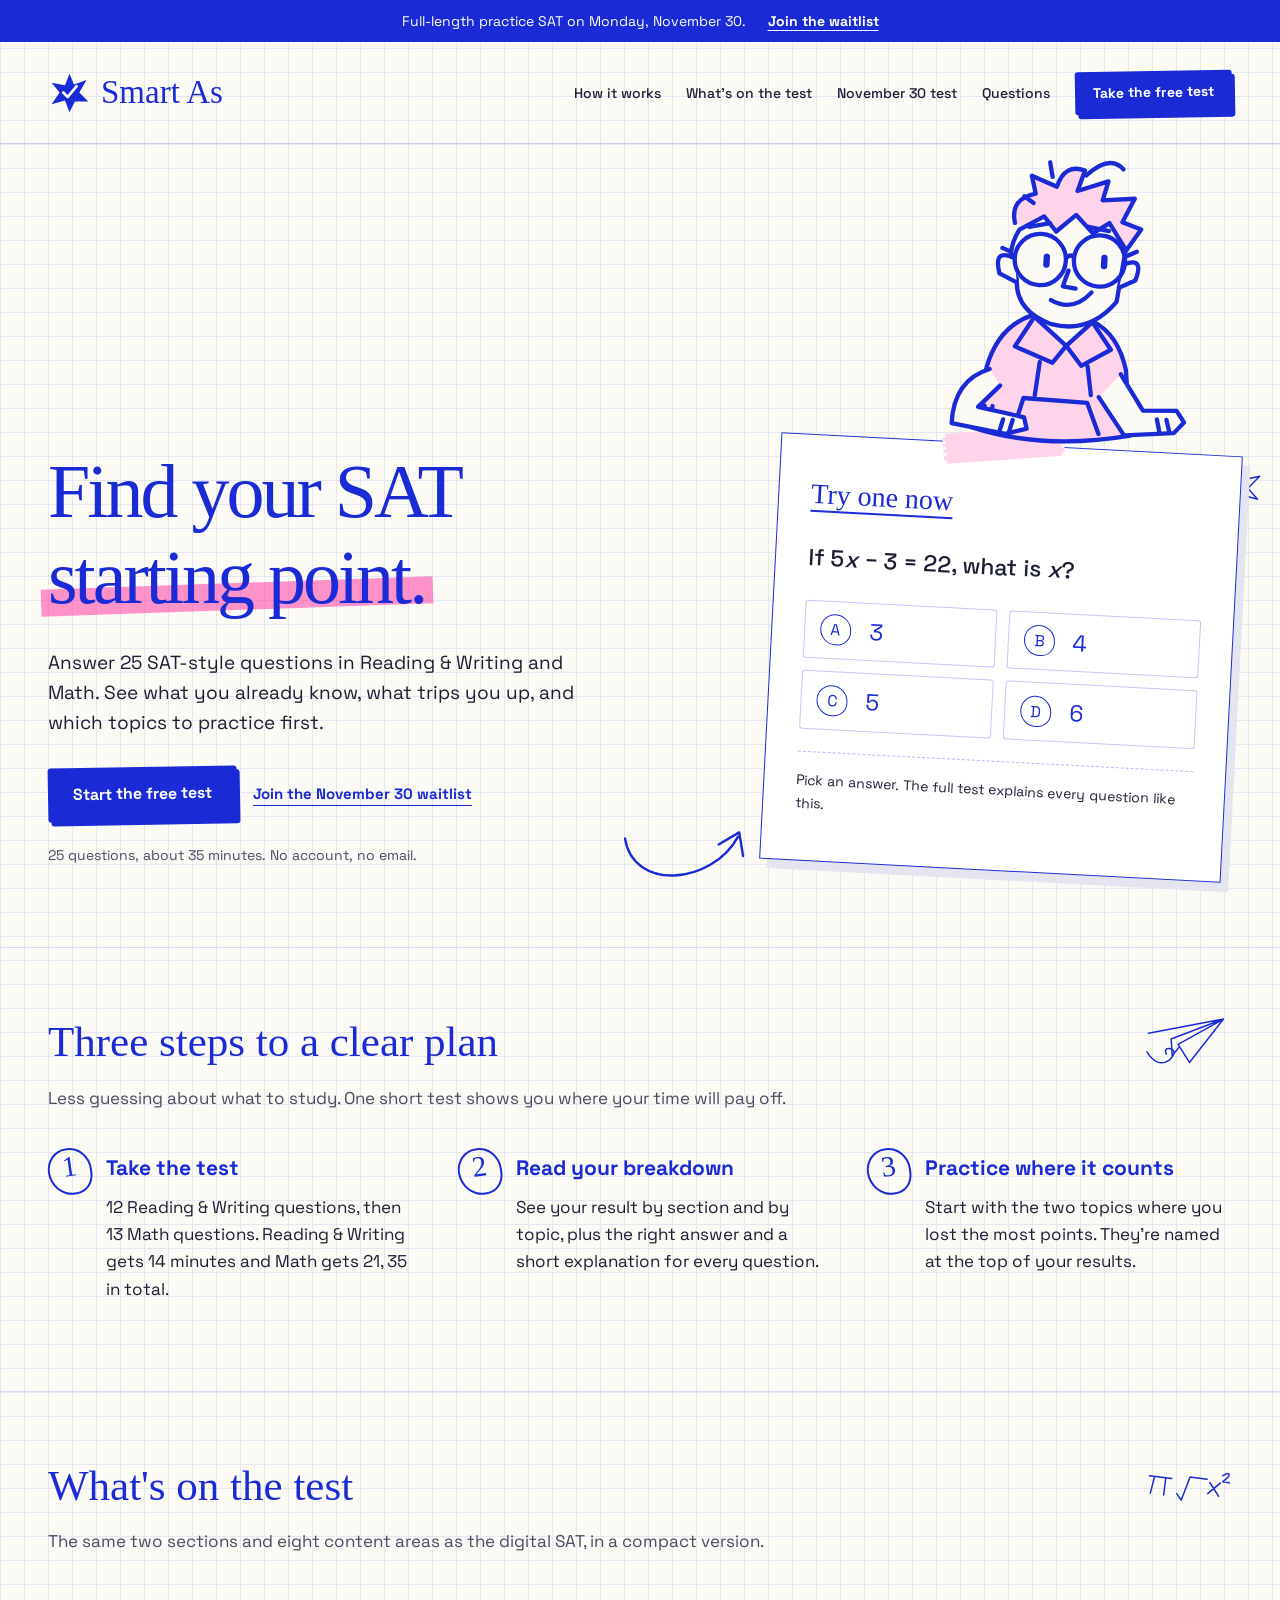
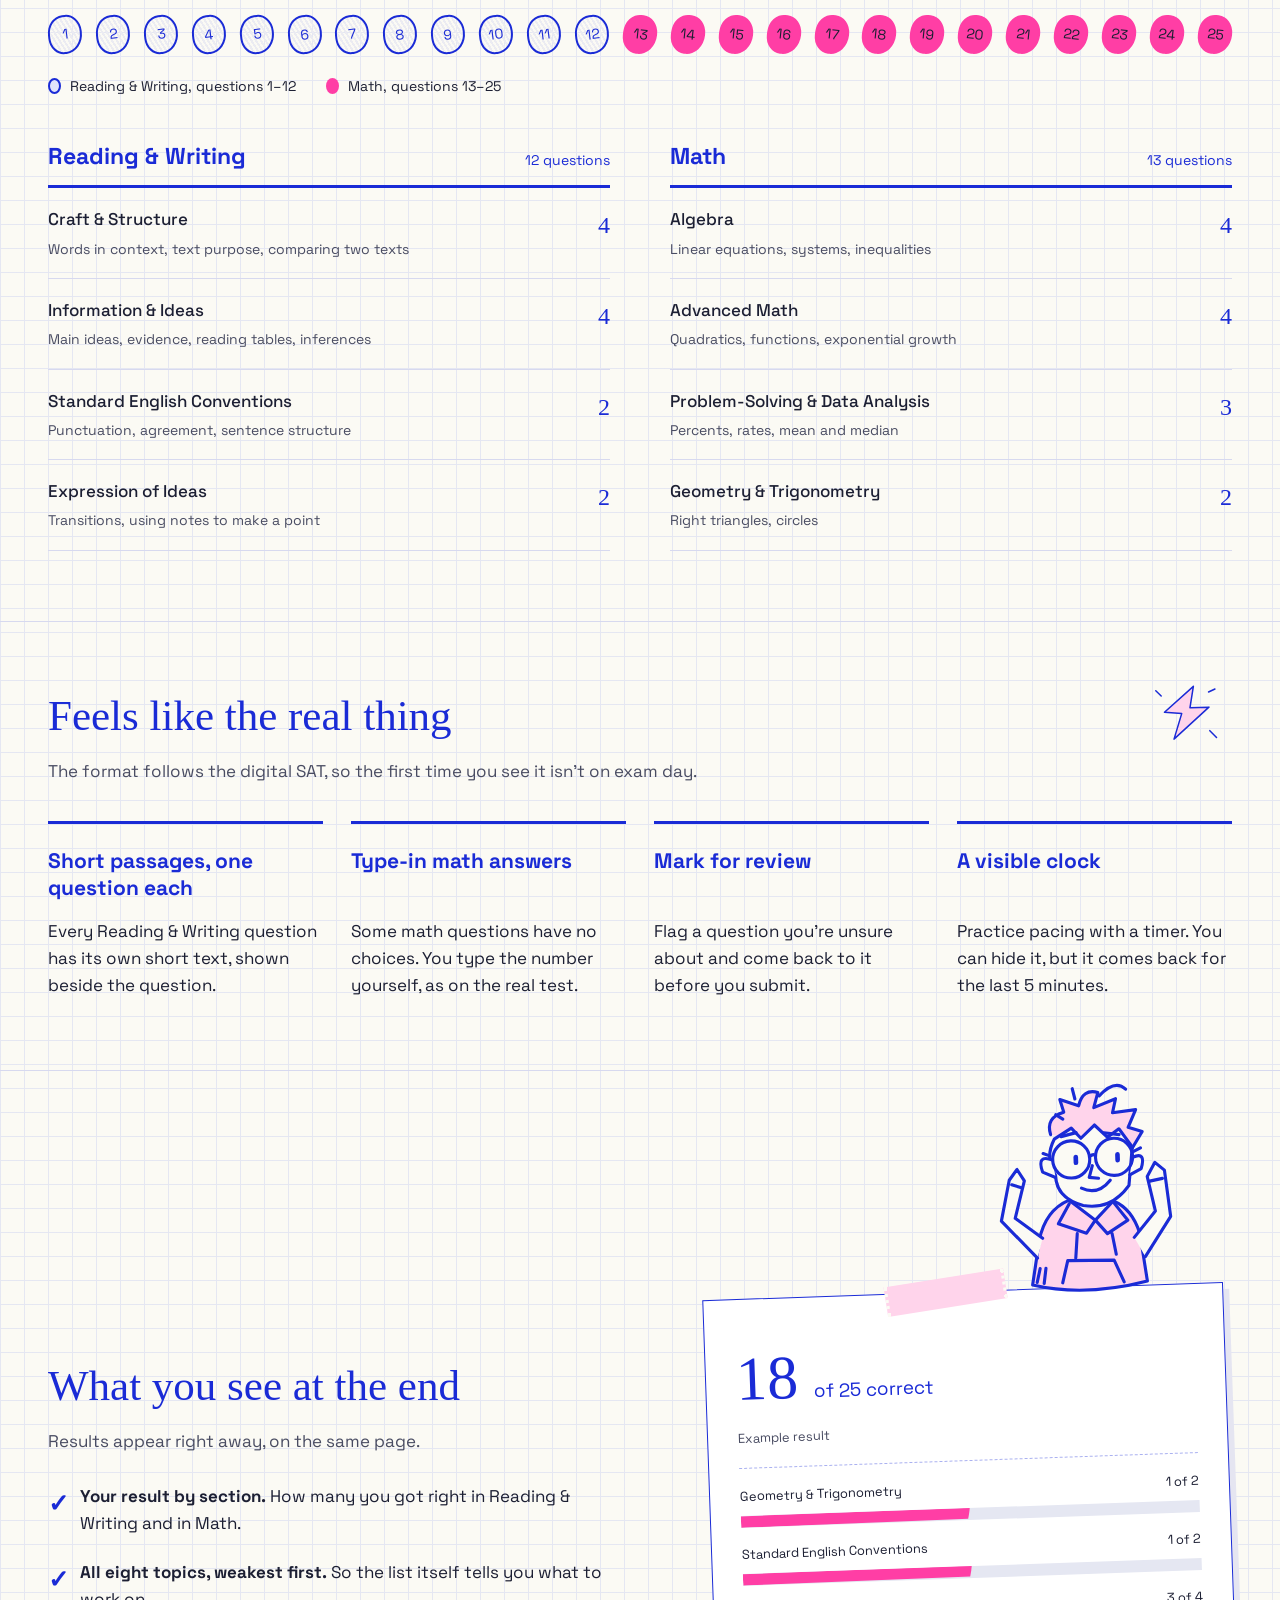
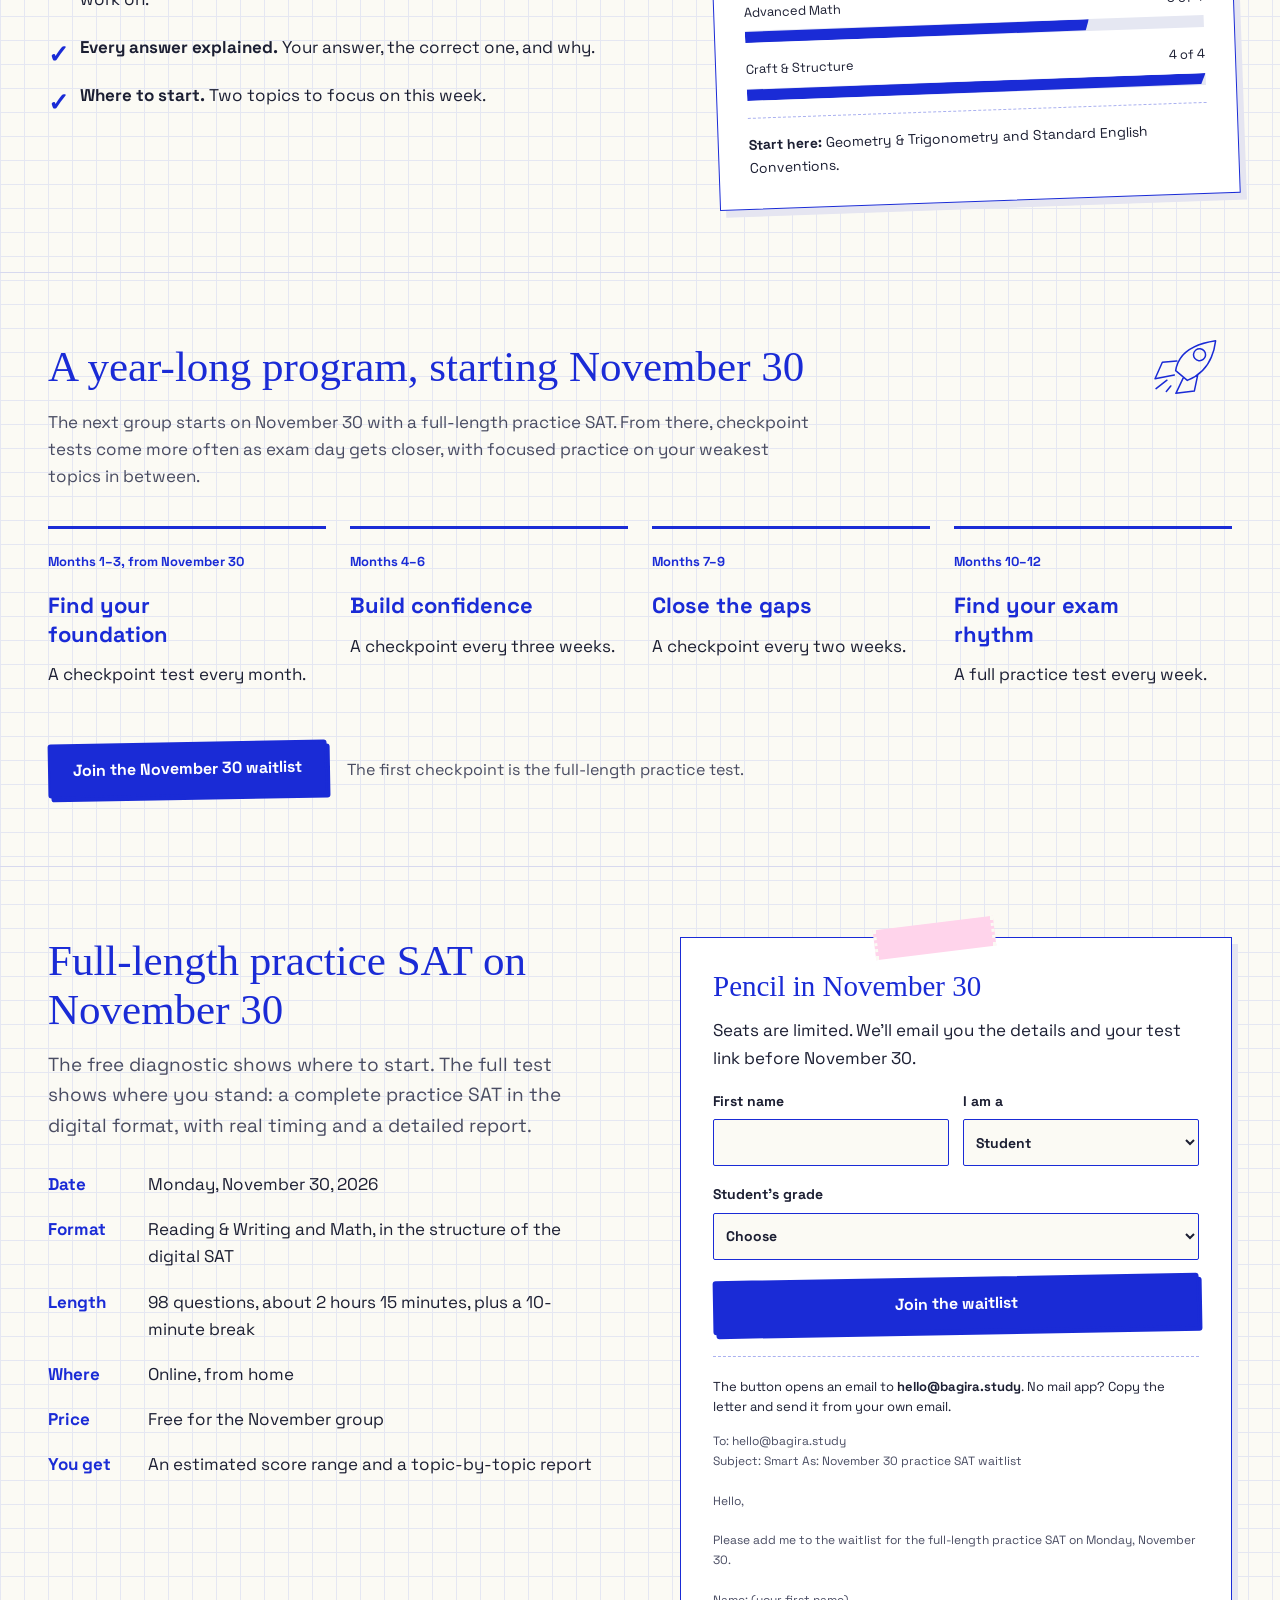
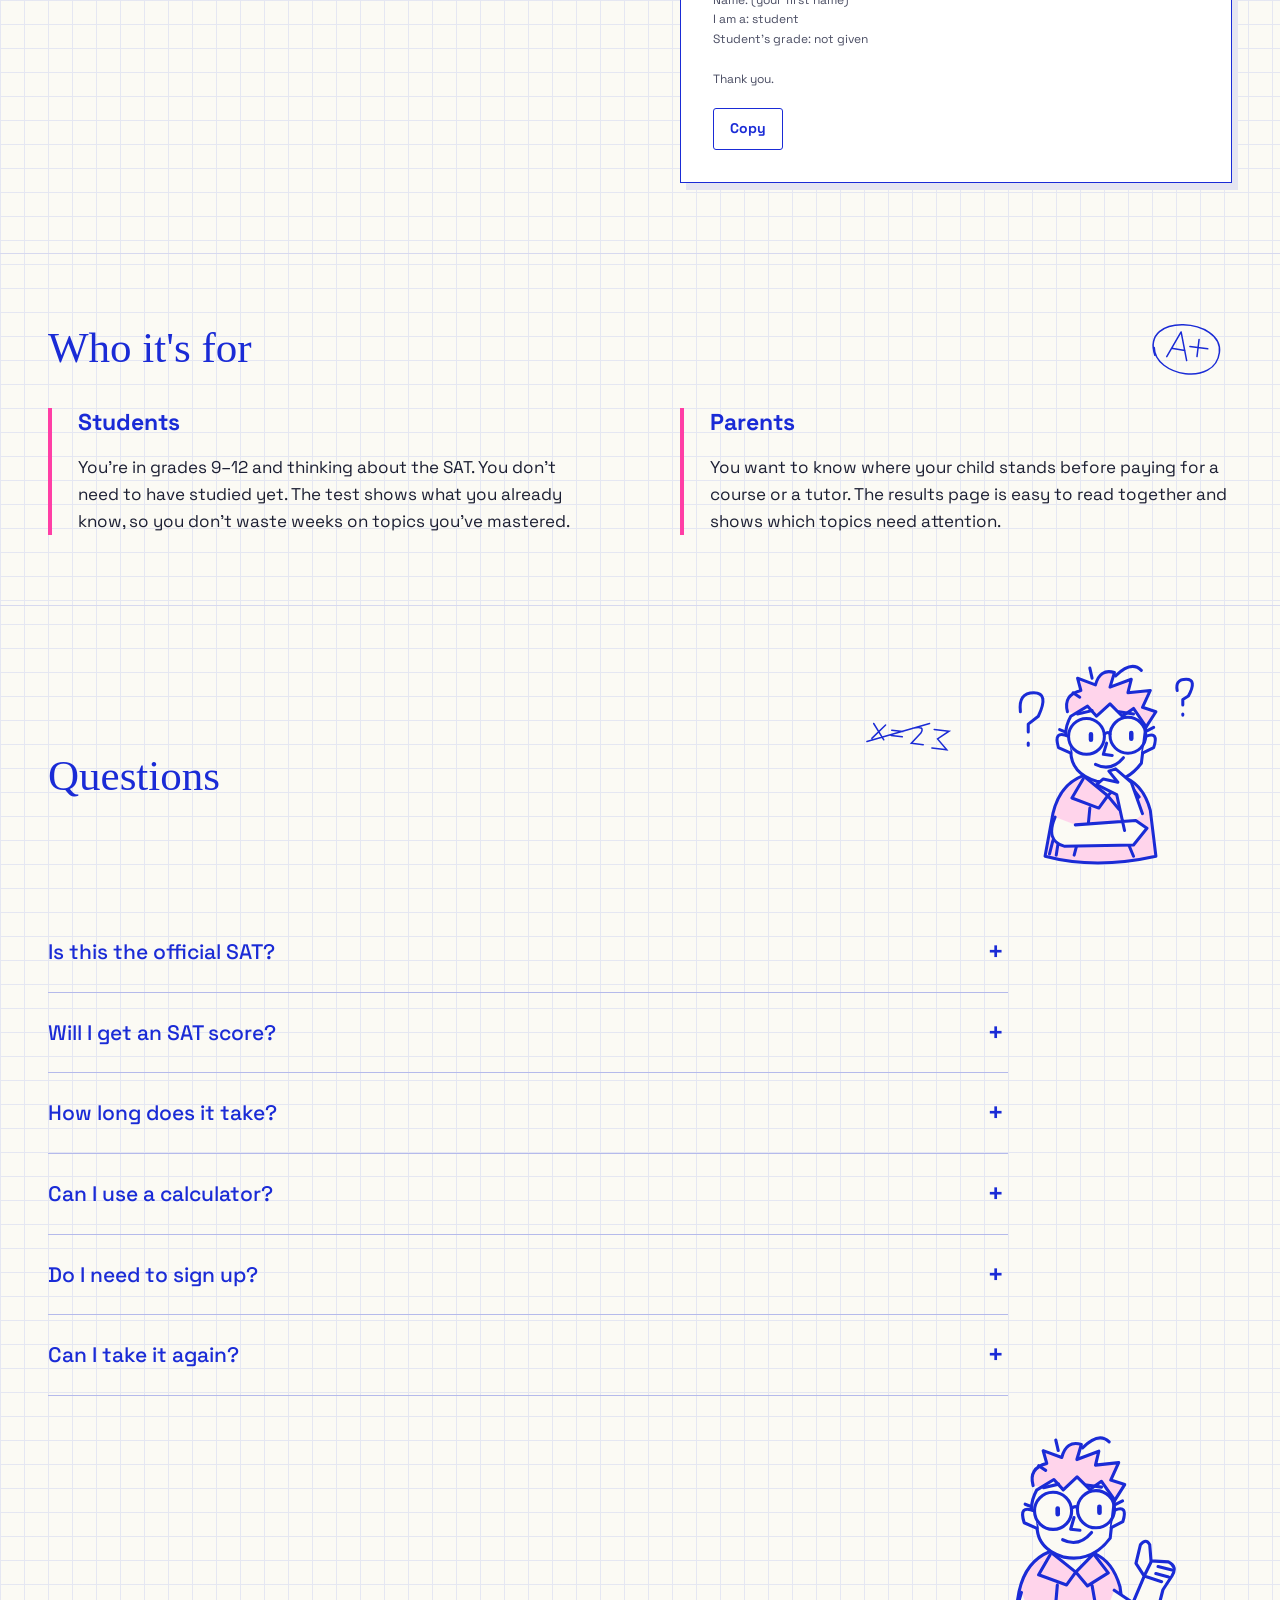
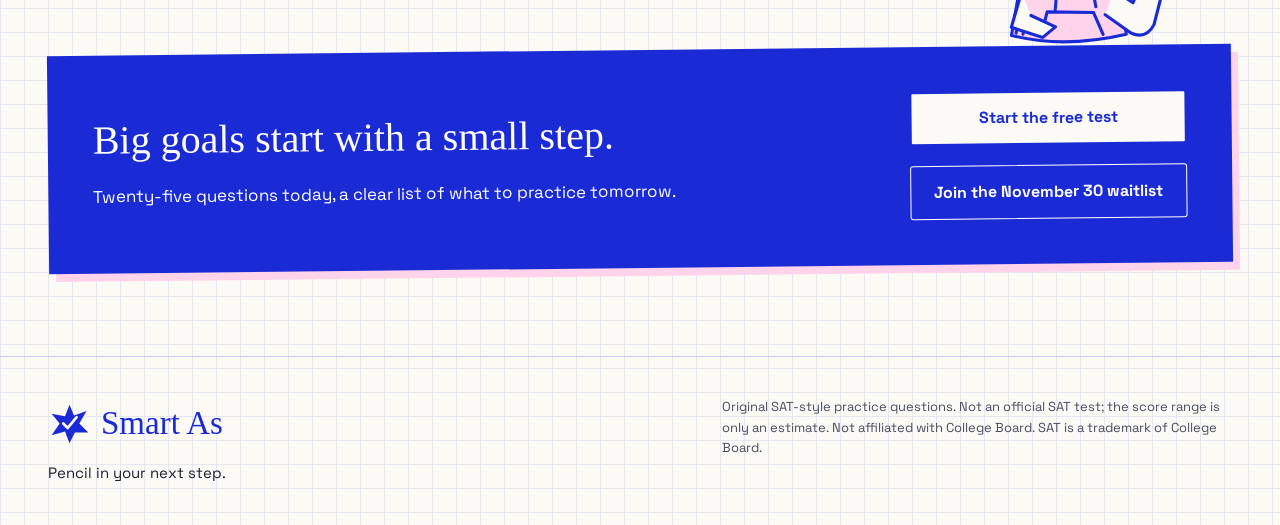
<file: docs/designs/smart-as/A-blue.html>
<!doctype html>
<html lang="en"><head><meta charset="utf-8"><meta name="viewport" content="width=device-width,initial-scale=1"><title>Smart As — Find your SAT starting point</title><link href="https://fonts.googleapis.com/css2?family=Permanent+Marker&family=Space+Grotesk:wght@400;500;600;700&display=swap" rel="stylesheet"><style>
:root{--paper:#FBFAF4;--grid:#E5E7F2;--ink:#1A2BD6;--text:#1C1F33;--muted:#494C62;--surface:#FFFFFF;--hl:#FF3EA5;--hl-soft:#FFD4EB;--on-ink:#FFFFFF}*{box-sizing:border-box}html{scroll-behavior:smooth;scroll-padding-top:28px}body{margin:0;background-color:var(--paper);background-image:linear-gradient(var(--grid) 1px,color-mix(in srgb,var(--paper) 0%,var(--paper) 0.01%) 1px),linear-gradient(90deg,var(--grid) 1px,color-mix(in srgb,var(--paper) 0%,var(--paper) 0.01%) 1px);background-size:24px 24px;color:var(--text);font:17px/1.6 'Space Grotesk',sans-serif}a{color:inherit}button,input,select{font:inherit}button,a,input,select,summary{-webkit-tap-highlight-color:color-mix(in srgb,var(--paper) 0%,var(--paper) 0.01%)}button,a,summary{touch-action:manipulation}button{cursor:pointer}a:focus-visible,button:focus-visible,input:focus-visible,select:focus-visible,summary:focus-visible{outline:3px solid var(--hl);outline-offset:5px}.wrap{width:min(1200px,calc(100% - 96px));margin:auto}p{margin:0 0 18px}h1,h2,h3{color:var(--ink);margin:0;line-height:1.12}h1,h2,.logo,.try-label,.mock-score{font-family:'Permanent Marker',cursive;font-weight:400}h1{font-size:76px;letter-spacing:-3px;max-width:700px;line-height:1.12}h2{font-size:43px;max-width:810px}h3{font-size:23px;font-weight:700;line-height:1.3}.announce{background:var(--ink);color:var(--on-ink);font-size:14px;padding:10px 0}.announce .wrap{display:flex;justify-content:center;gap:22px}.announce a{font-weight:700;text-underline-offset:4px}.site-head{border-bottom:1px solid color-mix(in srgb,var(--ink) 22%,var(--paper))}.head-row{display:flex;align-items:center;justify-content:space-between;gap:25px;padding:24px 0}.logo{display:inline-flex;align-items:center;gap:10px;text-decoration:none;color:var(--ink);font-size:33px;white-space:nowrap}.logo svg{width:43px;height:43px}.nav{display:flex;gap:25px;align-items:center;font-size:14px;font-weight:500}.link{text-decoration:none}.link:hover{color:var(--ink);text-decoration:underline;text-underline-offset:6px}.btn{display:inline-flex;align-items:center;justify-content:center;min-height:54px;padding:13px 23px;border:2px solid var(--ink);border-radius:3px;color:var(--ink);font-size:16px;font-weight:700;text-decoration:none;line-height:1.35;background:var(--surface);box-shadow:3px 4px 0 var(--ink);transition:transform .15s,box-shadow .15s}.btn:hover{transform:translate(2px,2px);box-shadow:1px 2px 0 var(--ink)}.btn-primary{background:var(--ink);color:var(--on-ink);box-shadow:3px 4px 0 var(--ink);transform:rotate(-1deg)}.btn-small{font-size:14px;min-height:42px;padding:10px 16px}.btn-ghost{background:color-mix(in srgb,var(--paper) 0%,var(--paper) 0.01%);box-shadow:none;border-width:1.5px}.hero{padding:82px 0 76px}.hero-grid{display:grid;grid-template-columns:1.4fr 1fr;gap:75px;align-items:center;position:relative}.highlight{position:relative;isolation:isolate;white-space:nowrap}.highlight:before{content:"";position:absolute;left:-7px;right:-8px;bottom:9px;height:27px;background:var(--hl);opacity:.55;transform:rotate(-2deg);z-index:-1}.hero-lede{font-size:19px;max-width:570px;margin:28px 0}.hero-actions{display:flex;flex-wrap:wrap;gap:16px}.hero-actions .btn-ghost{padding-left:0;border:0;box-shadow:none;font-size:15px;text-decoration:underline;text-underline-offset:6px}.hero-meta{font-size:14px;color:var(--muted);margin:23px 0 0}.try{position:relative;background:var(--surface);padding:37px 32px 24px;transform:rotate(3deg);border:1.5px solid var(--ink);box-shadow:8px 9px 0 color-mix(in srgb,var(--ink) 10%,var(--paper));z-index:1}.try:before,.mock:before,.wl-card:before{content:"";position:absolute;top:-15px;left:35%;width:115px;height:30px;background:var(--hl-soft);transform:rotate(-7deg);border-left:3px dotted var(--paper);border-right:3px dotted var(--paper)}.try-label{font-size:28px;color:var(--ink);margin:0 0 22px;text-decoration:underline;text-decoration-thickness:2px;text-underline-offset:7px}.try-q{font-size:23px;margin-bottom:24px;font-weight:500}.try-choices{display:grid;grid-template-columns:1fr 1fr;gap:12px}.try-choice{display:flex;align-items:center;gap:18px;border:1px solid color-mix(in srgb,var(--ink) 26%,var(--surface));background:var(--surface);padding:10px 15px;color:var(--ink);border-radius:3px}.bubble{display:grid;place-items:center;width:31px;height:31px;border:1.5px solid var(--ink);border-radius:48% 53% 44% 52%;font-size:16px}.val{font-size:23px}.try-choice:hover{background:color-mix(in srgb,var(--ink) 6%,var(--surface))}.try-choice.is-right{background:var(--ink);color:var(--surface)}.is-right .bubble{border-color:var(--surface)}.try-choice.is-wrong{border:2px solid var(--hl)}.try-feedback{border-top:1px dashed color-mix(in srgb,var(--ink) 31%,var(--paper));margin:22px 0 0;padding-top:17px;font-size:14px;min-height:85px}.doodle{position:absolute;fill:none;stroke:var(--ink);stroke-width:3;stroke-linecap:round;stroke-linejoin:round;pointer-events:none}.star{width:68px;right:-29px;top:-48px;transform:rotate(10deg)}.arrow{width:127px;left:49%;bottom:-25px;transform:rotate(-15deg)}.block{padding:70px 0;border-top:1px solid color-mix(in srgb,var(--ink) 16%,var(--paper))}.sec-head{margin-bottom:36px}.sec-head p{max-width:770px;margin:18px 0 0;color:var(--muted)}.steps{display:grid;grid-template-columns:repeat(3,1fr);gap:45px;counter-reset:step}.step{position:relative;padding:6px 0 0 58px;counter-increment:step}.step:before{content:counter(step);position:absolute;left:0;top:0;width:40px;height:43px;border:2px solid var(--ink);border-radius:47% 51% 42% 55%;font:29px 'Permanent Marker';text-align:center;color:var(--ink);transform:rotate(-8deg)}.step h3{margin-bottom:13px;font-size:21px}.step p{font-size:16px}.sheet{padding:24px 0 30px}.sheet-row{display:flex;gap:9px;justify-content:space-between}.sheet-bubble{width:34px;height:39px;display:grid;place-items:center;border:2px solid var(--ink);border-radius:48% 45% 52% 44%;font-size:14px;color:var(--ink);background:repeating-linear-gradient(65deg,color-mix(in srgb,var(--ink) 7%,var(--paper)) 0px,color-mix(in srgb,var(--ink) 7%,var(--paper)) 2px,color-mix(in srgb,var(--paper) 0%,var(--paper) 0.01%) 2px,color-mix(in srgb,var(--paper) 0%,var(--paper) 0.01%) 4px);transform:rotate(-7deg)}.sheet-bubble.math{background:var(--hl);border-color:var(--hl);color:var(--text);transform:rotate(6deg)}.legend{display:flex;gap:30px;font-size:14px;margin-top:21px}.legend span{display:flex;align-items:center;gap:9px}.legend i{display:inline-block;width:13px;height:16px;border-radius:50%}.halves{display:grid;grid-template-columns:1fr 1fr;gap:60px}.half h3{padding:14px 0;border-bottom:3px solid var(--ink)}.half h3 small{float:right;font:14px 'Space Grotesk';margin-top:9px}.topic-list{padding:0;margin:0;list-style:none}.topic-list li{display:flex;justify-content:space-between;gap:15px;padding:18px 0;border-bottom:1px solid color-mix(in srgb,var(--ink) 16%,var(--paper));font-weight:500}.topic-list em{display:block;font-size:14px;font-style:normal;color:var(--muted);font-weight:400;margin-top:4px}.topic-list li>span:last-child{font-family:'Permanent Marker';font-size:24px;color:var(--ink)}.features{display:grid;grid-template-columns:repeat(4,1fr);gap:28px}.feature{border-top:3px solid var(--ink);padding-top:23px}.feature h3{font-size:21px;min-height:57px}.feature p{font-size:16px;margin:14px 0 0}.preview-grid{display:grid;grid-template-columns:1.1fr 1fr;gap:90px;align-items:center}.check-list{list-style:none;padding:0;margin:0}.check-list li{padding:0 0 21px 32px;position:relative}.check-list li:before{content:'✓';position:absolute;left:0;color:var(--ink);font-size:25px;font-weight:700}.mock{background:var(--surface);border:1.5px solid var(--ink);position:relative;padding:30px;transform:rotate(-2deg);box-shadow:6px 7px 0 color-mix(in srgb,var(--ink) 10%,var(--paper))}.mock-score{font-size:62px;color:var(--ink)}.mock-score small{font:19px 'Space Grotesk'}.mock-sub{font-size:13px;color:var(--muted);border-bottom:1px dashed color-mix(in srgb,var(--ink) 37%,var(--surface));padding-bottom:18px}.bar-label{display:flex;justify-content:space-between;gap:12px;font-size:13px;margin-bottom:8px}.bar-label span:last-child{white-space:nowrap}.bar-row{margin-bottom:17px}.bar{height:12px;background:var(--grid)}.bar span{display:block;height:100%;background:var(--ink);clip-path:polygon(0 5%,100% 0,99% 90%,0 100%)}.bar.low span{background:var(--hl)}.mock-tip{font-size:14px;padding-top:15px;border-top:1px dashed color-mix(in srgb,var(--ink) 37%,var(--surface));margin:0}.plan{display:grid;grid-template-columns:repeat(4,1fr);gap:24px}.phase{padding:23px 0 0;border-top:3px solid var(--ink)}.months{font-size:13px;font-weight:700;color:var(--ink)}.phase h3{font-size:22px;margin-bottom:13px;max-width:190px}.phase>p:last-child{font-size:16px}.btn-row{display:flex;flex-wrap:wrap;gap:20px}.event-grid{display:grid;grid-template-columns:1fr 1fr;gap:80px;align-items:start}.facts{display:grid;grid-template-columns:85px 1fr;gap:18px 15px;margin-top:30px;font-size:16px}.facts dt{font-weight:700;color:var(--ink)}.facts dd{margin:0}.wl-card{background:var(--surface);border:1.5px solid var(--ink);padding:32px;position:relative;box-shadow:6px 7px 0 color-mix(in srgb,var(--ink) 10%,var(--paper))}.wl-card h3{font:29px 'Permanent Marker';margin-bottom:14px}.wl-card>p{font-size:16px}.field-row{display:grid;grid-template-columns:1fr 1fr;gap:14px}.f{display:flex;flex-direction:column;font-size:14px;font-weight:700;margin-bottom:17px;gap:7px}input,select{width:100%;min-width:0;height:47px;border:1px solid var(--ink);border-radius:2px;background:var(--paper);padding:8px;color:var(--text)}.wl-form .btn{width:100%}.form-error{color:var(--ink);font-weight:700;font-size:14px}.form-error:empty{display:none}.wl-mail{border-top:1px dashed color-mix(in srgb,var(--ink) 37%,var(--surface));margin-top:25px;padding-top:20px;font-size:13px}.wl-mail p{margin-bottom:14px}.wl-letter{white-space:pre-wrap;overflow-wrap:anywhere;font:12px/1.65 'Space Grotesk';margin:0 0 18px;color:var(--muted)}.audience{display:grid;grid-template-columns:1fr 1fr;gap:80px}.aud{border-left:4px solid var(--hl);padding-left:26px}.aud h3{margin-bottom:16px}.aud p{margin:0}.faq{max-width:960px}details{border-bottom:1px solid color-mix(in srgb,var(--ink) 31%,var(--paper))}summary{cursor:pointer;padding:23px 40px 23px 0;font-size:21px;font-weight:500;color:var(--ink);position:relative;list-style:none}summary::-webkit-details-marker{display:none}summary:after{content:'+';position:absolute;right:4px;font-size:28px;top:17px}details[open] summary:after{content:'−'}details p{max-width:850px;margin:0 0 24px}.final{padding:45px;background:var(--ink);color:var(--on-ink);display:grid;grid-template-columns:1fr 300px;gap:45px;align-items:center;transform:rotate(-.6deg);box-shadow:7px 8px 0 var(--hl-soft)}.final h2{color:var(--on-ink);font-size:40px}.final p{margin:20px 0 0}.final .btn-row{flex-direction:column;align-items:stretch}.final .btn{background:var(--paper);color:var(--ink);box-shadow:none}.final .btn-ghost{background:color-mix(in srgb,var(--paper) 0%,var(--paper) 0.01%)}.site-foot{border-top:1px solid color-mix(in srgb,var(--ink) 22%,var(--paper));padding:40px 0}.foot-row{display:flex;justify-content:space-between;gap:60px}.foot-row>p{max-width:510px;font-size:13px;color:var(--muted);margin:0}.foot-row>div>p{margin:8px 0 0;font-size:15px}
@media(min-width:1000px){.step p,.feature p,.phase>p:last-child,.facts,.wl-card>p{font-size:17px}}
@media(max-width:1100px){.wrap{width:calc(100% - 64px)}.nav{gap:15px}.nav .link{font-size:12px}h1{font-size:60px}.hero-grid{gap:40px}.hero-actions{gap:9px}.sheet-row{gap:5px}.sheet-bubble{width:30px}.event-grid,.preview-grid{gap:45px}}
@media(max-width:760px){.wrap{width:calc(100% - 40px)}.announce{font-size:11px;padding:10px 0}.announce .wrap{gap:4px;flex-direction:column;align-items:center}.head-row{padding:18px 0;gap:16px;flex-wrap:wrap}.logo{font-size:29px}.logo svg{width:35px;height:35px}.nav{width:100%;flex-wrap:wrap;justify-content:space-between;gap:12px 15px}.nav .link{font-size:12px}.nav .btn{position:absolute;right:20px;top:83px;font-size:11px;min-height:35px;padding:8px 10px}.hero{padding:47px 0 45px}.hero-grid{grid-template-columns:1fr;gap:52px}h1{font-size:49px;letter-spacing:-1.6px;max-width:345px}.highlight:before{height:19px;bottom:4px;left:-2px;right:-2px}.hero-lede{font-size:17px;margin:23px 0}.hero-actions{gap:13px}.hero-actions .btn-primary{width:100%}.hero-actions .btn-ghost{margin:auto;font-size:14px;min-height:35px}.hero-meta{font-size:12px;margin-top:15px;text-align:center}.try{transform:rotate(1.5deg);margin:0 6px;padding:29px 23px 22px}.try-q{font-size:21px}.star{width:43px;right:1px;top:400px;z-index:2}.arrow{display:none}.block{padding:45px 0}h2{font-size:33px}.sec-head{margin-bottom:28px}.sec-head p{font-size:16px}.steps,.halves,.features,.preview-grid,.plan,.event-grid,.audience{grid-template-columns:1fr;gap:28px}.step{padding-left:56px}.step p{margin-bottom:0}.sheet{padding:0 0 26px}.sheet-row{display:grid;grid-template-columns:repeat(13,1fr);gap:8px 3px}.sheet-bubble{width:100%;height:29px;font-size:11px}.legend{gap:9px;flex-direction:column;font-size:12px}.half h3{font-size:20px}.half h3 small{font-size:12px;margin-top:7px}.topic-list li{font-size:16px}.topic-list em{font-size:13px}.features{grid-template-columns:1fr 1fr;gap:25px 20px}.feature h3{font-size:18px;min-height:68px}.feature p{font-size:15px}.preview-grid{gap:30px}.mock{margin:0 6px;padding:24px}.bar-label{font-size:11px}.plan{gap:20px}.phase{padding-top:16px}.phase h3{max-width:none}.months{margin-bottom:7px}.phase p:last-child{margin:0}.btn-row .btn{width:100%;font-size:14px}.event-grid{gap:42px}.facts{font-size:15px;grid-template-columns:65px 1fr;gap:16px 12px}.wl-card{padding:24px 20px}.wl-card h3{font-size:25px}.wl-letter{font-size:11px}.audience{gap:30px}.aud{padding-left:19px}.aud p{font-size:16px}summary{font-size:18px;padding-top:20px;padding-bottom:20px}details p{font-size:16px}.final{grid-template-columns:1fr;padding:28px 23px;gap:25px;transform:none}.final h2{font-size:32px}.final p{font-size:16px}.final .btn-row{justify-self:stretch!important;width:100%}.foot-row{flex-direction:column;gap:25px}.foot-row>p{font-size:12px}}
@media(prefers-reduced-motion:reduce){html{scroll-behavior:auto}.btn{transition:none}}

/* Ink drawings stay in the margins, outside the reading area. */
.sec-head{position:relative}.margin-mark{position:absolute;width:90px;height:75px;right:0;top:-16px;transform:rotate(7deg);pointer-events:none}.sec-head:has(.margin-mark){padding-right:110px}
.kid{position:absolute;width:165px;height:auto;pointer-events:none}.kid-hero{width:320px;right:18px;bottom:calc(100% - 13px);transform-origin:50% 100%;animation:lean 5s ease-in-out infinite}.hero{padding-top:300px}.hero-grid>.star{right:-30px;top:18px;width:48px}.kid-results{right:6px;bottom:calc(100% - 16px);width:232px}.preview-grid{padding-top:150px}.equation{right:277px;top:22px}.faq-head{min-height:200px;display:flex;align-items:center}.kid-thinking{right:10px;bottom:0;width:224px}.final{position:relative;margin-top:160px}.kid-final{right:36px;bottom:calc(100% - 10px);width:232px}.try:before,.mock:before,.wl-card:before{background:var(--hl-soft)}
@keyframes lean{0%,100%{transform:rotate(-3deg)}50%{transform:rotate(3deg)}}
@keyframes wiggle{0%,100%{transform:rotate(0)}33%{transform:rotate(-2deg)}66%{transform:rotate(2deg)}}
@media(hover:hover){.btn:hover,.sheet-bubble:hover{animation:wiggle .35s ease-in-out}.sheet-bubble{cursor:default}}
@media(max-width:760px){.hero{padding-top:47px}.hero-grid{gap:195px}.kid-hero{width:184px;right:5px;bottom:calc(100% - 10px)}.hero-grid>.star{top:auto;bottom:365px;left:6px;right:auto;width:36px}.preview-grid{padding-top:0;gap:200px}.kid-results{width:200px}.margin-mark{width:58px;height:60px;top:-6px}.sec-head:has(.margin-mark){padding-right:65px}.equation{display:none}.faq-head{min-height:195px;padding-right:180px;align-items:flex-end}.kid-thinking{width:200px;right:0}.final{margin-top:145px}.kid-final{width:200px;right:16px}.final .btn-ghost{color:var(--on-ink)}}
@media(prefers-reduced-motion:reduce){*,*::before,*::after{animation:none!important;transition:none!important}html{scroll-behavior:auto}}
</style></head><body><div id="landing">
<div class="announce"><div class="wrap"><span>Full-length practice SAT on Monday, November 30.</span><a href="#practice">Join the waitlist</a></div></div>
<header class="site-head" id="siteHead">
  <div class="wrap head-row">
    <a class="logo" href="#top"><svg viewBox="0 0 48 48" aria-hidden="true"><path d="M24 3 29 15 43 10 35 24 45 34 30 34 24 46 19 33 4 37 13 24 4 13 19 16Z" fill="currentColor"/><path d="m17 24 5 5 10-12" fill="none" stroke="var(--paper)" stroke-width="3" stroke-linecap="round" stroke-linejoin="round"/></svg>Smart As</a>
    <nav class="nav" aria-label="Main">
      <a class="link" href="#how">How it works</a>
      <a class="link" href="#inside">What's on the test</a>
      <a class="link" href="#practice">November 30 test</a>
      <a class="link" href="#faq">Questions</a>
      <a class="btn btn-primary btn-small" href="#" data-start>Take the free test</a>
    </nav>
  </div>
</header>

<main id="top">
  <section class="hero">
    <div class="wrap hero-grid">
      <div>
        <h1>Find your SAT <span class="highlight">starting point.</span></h1>
        <p class="hero-lede">Answer 25 SAT-style questions in Reading &amp; Writing and Math. See what you already know, what trips you up, and which topics to practice first.</p>
        <div class="hero-actions">
          <a class="btn btn-primary" href="#" data-start>Start the free test</a>
          <a class="btn btn-ghost" href="#practice">Join the November 30 waitlist</a>
        </div>
        <p class="hero-meta">25 questions, about 35 minutes. No account, no email.</p>
      </div>

      <svg class="doodle star" viewBox="0 0 100 100" aria-hidden="true"><path d="m48 4 9 32 34-14-20 29 24 19-34-3-5 29-15-28-32 14 20-30-25-15 33 1Z"/></svg><svg class="doodle arrow" viewBox="0 0 160 100" aria-hidden="true"><path d="M5 6C-2 73 95 91 143 41M117 44l29-8-3 30"/></svg><div class="try" aria-labelledby="tryTitle"><svg class="kid kid-hero" viewBox="0 0 200 195" aria-hidden="true" fill="none" stroke="var(--ink)" stroke-width="2.7" stroke-linecap="round" stroke-linejoin="round"><path d="M76 105Q55 113 49 139L42 177Q87 189 141 177L136 136Q130 114 114 107L98 123Z" fill="var(--hl-soft)"/><path d="M76 108l-10 17 24 9 8-11 10 12 18-11-12-16M82 134l-2 21M112 135l3 18M68 176l5-19 40 1 8 19M49 163l-3 12M54 163l-2 13"/><path d="M62 48Q58 33 74 29L71 18 87 24Q91 9 104 13L100 26 119 19 116 31 136 29 129 44 141 48 132 62" fill="var(--hl-soft)"/><path d="M65 52Q56 68 65 83Q65 103 88 110Q112 115 128 94L132 61 121 45 111 52 100 41 88 52 80 43Z" fill="var(--paper)"/><path d="M63 70Q49 64 54 80L65 85M132 70Q144 65 139 80L129 85" fill="var(--paper)"/><circle cx="79" cy="70" r="16"/><circle cx="116" cy="69" r="16"/><path d="M95 68Q99 65 100 68M60 66l-5-2M133 65l6-3M97 76l-3 10 8 1M87 95q14 7 25-6M71 50l13-3M108 48l13 2"/><path d="M83 68v5M119 67v5" stroke-width="4"/><path d="M73 35l-6-4M84 18l-2-9M105 16q14-14 23-5"/><path d="M51 140Q29 148 29 175L63 180 76 176 74 169 45 164 58 150M133 139l15 22 21-1 5 7-6 7-31 3-17-23" fill="var(--paper)"/><path d="M61 171l-2 8M67 171l-2 8M157 166l2 8M163 166l2 7"/></svg>
        <p class="try-label" id="tryTitle">Try one now</p>
        <p class="try-q">If 5<i>x</i> − 3 = 22, what is <i>x</i>?</p>
        <div class="try-choices" role="group" aria-label="Answer choices">
          <button class="try-choice" data-v="A"><span class="bubble">A</span><span class="val">3</span></button>
          <button class="try-choice" data-v="B"><span class="bubble">B</span><span class="val">4</span></button>
          <button class="try-choice" data-v="C"><span class="bubble">C</span><span class="val">5</span></button>
          <button class="try-choice" data-v="D"><span class="bubble">D</span><span class="val">6</span></button>
        </div>
        <p class="try-feedback" id="tryFeedback" aria-live="polite">Pick an answer. The full test explains every question like this.</p>
      </div>
    </div>
  </section>

  <section class="block" id="how">
    <div class="wrap">
      <div class="sec-head">
        <svg class="margin-mark plane" viewBox="0 0 120 90" aria-hidden="true" fill="none" stroke="var(--ink)" stroke-width="2" stroke-linecap="round" stroke-linejoin="round"><path d="M8 43 105 12 67 75 49 53 105 12 39 47 43 69 51 56M9 68q16 20 31 7q10-13 0-15q-10-1-5 8"/></svg><h2>Three steps to a clear plan</h2>
        <p>Less guessing about what to study. One short test shows you where your time will pay off.</p>
      </div>
      <div class="steps">
        <div class="step"><h3>Take the test</h3><p>12 Reading &amp; Writing questions, then 13 Math questions. Reading &amp; Writing gets 14 minutes and Math gets 21, 35 in total.</p></div>
        <div class="step"><h3>Read your breakdown</h3><p>See your result by section and by topic, plus the right answer and a short explanation for every question.</p></div>
        <div class="step"><h3>Practice where it counts</h3><p>Start with the two topics where you lost the most points. They're named at the top of your results.</p></div>
      </div>
    </div>
  </section>

  <section class="block" id="inside">
    <div class="wrap">
      <div class="sec-head">
        <svg class="margin-mark math-mark" viewBox="0 0 120 90" aria-hidden="true" fill="none" stroke="var(--ink)" stroke-width="2" stroke-linecap="round" stroke-linejoin="round"><path d="M9 41h30M16 41l-3 23M31 41v23M48 60l7 8 8-32h23M89 55l15-16M90 40l14 17M106 29q10-8 8 0l-7 8h9"/></svg><h2>What's on the test</h2>
        <p>The same two sections and eight content areas as the digital SAT, in a compact version.</p>
      </div>

      <div class="sheet" aria-label="Answer sheet: questions 1 to 12 are Reading and Writing, 13 to 25 are Math">
        <div class="sheet-row" id="sheetRow"><span class="sheet-bubble rw">1</span><span class="sheet-bubble rw">2</span><span class="sheet-bubble rw">3</span><span class="sheet-bubble rw">4</span><span class="sheet-bubble rw">5</span><span class="sheet-bubble rw">6</span><span class="sheet-bubble rw">7</span><span class="sheet-bubble rw">8</span><span class="sheet-bubble rw">9</span><span class="sheet-bubble rw">10</span><span class="sheet-bubble rw">11</span><span class="sheet-bubble rw">12</span><span class="sheet-bubble math">13</span><span class="sheet-bubble math">14</span><span class="sheet-bubble math">15</span><span class="sheet-bubble math">16</span><span class="sheet-bubble math">17</span><span class="sheet-bubble math">18</span><span class="sheet-bubble math">19</span><span class="sheet-bubble math">20</span><span class="sheet-bubble math">21</span><span class="sheet-bubble math">22</span><span class="sheet-bubble math">23</span><span class="sheet-bubble math">24</span><span class="sheet-bubble math">25</span></div>
        <div class="legend">
          <span><i style="background:color-mix(in srgb,var(--ink) 13%,var(--surface));border:2px solid var(--ink)"></i>Reading &amp; Writing, questions 1–12</span>
          <span><i style="background:var(--hl)"></i>Math, questions 13–25</span>
        </div>
      </div>

      <div class="halves">
        <div class="half">
          <h3>Reading &amp; Writing <small>12 questions</small></h3>
          <ul class="topic-list">
            <li><span>Craft &amp; Structure<em>Words in context, text purpose, comparing two texts</em></span><span>4</span></li>
            <li><span>Information &amp; Ideas<em>Main ideas, evidence, reading tables, inferences</em></span><span>4</span></li>
            <li><span>Standard English Conventions<em>Punctuation, agreement, sentence structure</em></span><span>2</span></li>
            <li><span>Expression of Ideas<em>Transitions, using notes to make a point</em></span><span>2</span></li>
          </ul>
        </div>
        <div class="half">
          <h3>Math <small>13 questions</small></h3>
          <ul class="topic-list">
            <li><span>Algebra<em>Linear equations, systems, inequalities</em></span><span>4</span></li>
            <li><span>Advanced Math<em>Quadratics, functions, exponential growth</em></span><span>4</span></li>
            <li><span>Problem-Solving &amp; Data Analysis<em>Percents, rates, mean and median</em></span><span>3</span></li>
            <li><span>Geometry &amp; Trigonometry<em>Right triangles, circles</em></span><span>2</span></li>
          </ul>
        </div>
      </div>
    </div>
  </section>

  <section class="block">
    <div class="wrap">
      <div class="sec-head">
        <svg class="margin-mark bolt" viewBox="0 0 120 90" aria-hidden="true" fill="none" stroke="var(--ink)" stroke-width="2" stroke-linecap="round" stroke-linejoin="round"><path d="m64 8-34 39 23-1-6 35 41-48-25 4Z" fill="var(--hl-soft)"/><path d="m15 20 8 6M93 64l10 8M85 13l8-5"/></svg><h2>Feels like the real thing</h2>
        <p>The format follows the digital SAT, so the first time you see it isn't on exam day.</p>
      </div>
      <div class="features">
        <div class="feature"><h3>Short passages, one question each</h3><p>Every Reading &amp; Writing question has its own short text, shown beside the question.</p></div>
        <div class="feature"><h3>Type-in math answers</h3><p>Some math questions have no choices. You type the number yourself, as on the real test.</p></div>
        <div class="feature"><h3>Mark for review</h3><p>Flag a question you're unsure about and come back to it before you submit.</p></div>
        <div class="feature"><h3>A visible clock</h3><p>Practice pacing with a timer. You can hide it, but it comes back for the last 5 minutes.</p></div>
      </div>
    </div>
  </section>

  <section class="block">
    <div class="wrap preview-grid">
      <div>
        <div class="sec-head" style="margin-bottom:28px">
          <h2>What you see at the end</h2>
          <p>Results appear right away, on the same page.</p>
        </div>
        <ul class="check-list">
          <li><b>Your result by section.</b> How many you got right in Reading &amp; Writing and in Math.</li>
          <li><b>All eight topics, weakest first.</b> So the list itself tells you what to work on.</li>
          <li><b>Every answer explained.</b> Your answer, the correct one, and why.</li>
          <li><b>Where to start.</b> Two topics to focus on this week.</li>
        </ul>
      </div>
      <div class="mock" aria-label="Example of a results screen"><svg class="kid kid-results" viewBox="0 0 200 195" aria-hidden="true" fill="none" stroke="var(--ink)" stroke-width="2.7" stroke-linecap="round" stroke-linejoin="round"><path d="M76 105Q55 113 49 139L42 177Q87 189 141 177L136 136Q130 114 114 107L98 123Z" fill="var(--hl-soft)"/><path d="M76 108l-10 17 24 9 8-11 10 12 18-11-12-16M82 134l-2 21M112 135l3 18M68 176l5-19 40 1 8 19M49 163l-3 12M54 163l-2 13"/><path d="M62 48Q58 33 74 29L71 18 87 24Q91 9 104 13L100 26 119 19 116 31 136 29 129 44 141 48 132 62" fill="var(--hl-soft)"/><path d="M65 52Q56 68 65 83Q65 103 88 110Q112 115 128 94L132 61 121 45 111 52 100 41 88 52 80 43Z" fill="var(--paper)"/><path d="M63 70Q49 64 54 80L65 85M132 70Q144 65 139 80L129 85" fill="var(--paper)"/><circle cx="79" cy="70" r="16"/><circle cx="116" cy="69" r="16"/><path d="M95 68Q99 65 100 68M60 66l-5-2M133 65l6-3M97 76l-3 10 8 1M87 95q14 7 25-6M71 50l13-3M108 48l13 2"/><path d="M83 68v5M119 67v5" stroke-width="4"/><path d="M73 35l-6-4M84 18l-2-9M105 16q14-14 23-5"/><path d="M52 137L29 119 38 87 32 77 25 86 17 121 47 154M131 139l19-22-6-30 7-12 8 7 4 40-23 34" fill="var(--paper)"/><path d="m27 90 9 3M146 91l11-2"/></svg>
        <div class="mock-score">18 <small>of 25 correct</small></div>
        <p class="mock-sub">Example result</p>
        <div class="bar-row"><div class="bar-label"><span>Geometry &amp; Trigonometry</span><span>1 of 2</span></div><div class="bar low"><span style="width:50%"></span></div></div>
        <div class="bar-row"><div class="bar-label"><span>Standard English Conventions</span><span>1 of 2</span></div><div class="bar low"><span style="width:50%"></span></div></div>
        <div class="bar-row"><div class="bar-label"><span>Advanced Math</span><span>3 of 4</span></div><div class="bar"><span style="width:75%"></span></div></div>
        <div class="bar-row"><div class="bar-label"><span>Craft &amp; Structure</span><span>4 of 4</span></div><div class="bar"><span style="width:100%"></span></div></div>
        <p class="mock-tip"><b>Start here:</b> Geometry &amp; Trigonometry and Standard English Conventions.</p>
      </div>
    </div>
  </section>

  <section class="block">
    <div class="wrap">
      <div class="sec-head">
        <svg class="margin-mark rocket" viewBox="0 0 120 90" aria-hidden="true" fill="none" stroke="var(--ink)" stroke-width="2" stroke-linecap="round" stroke-linejoin="round"><path d="M46 55Q47 22 94 9q0 40-31 57ZM46 42 27 46l-7 23 25-8M76 56l-2 23-24 6 7-21M36 69l-13 13M42 76l-5 8"/><circle cx="75" cy="30" r="8"/></svg><h2>A year-long program, starting November 30</h2>
        <p>The next group starts on November 30 with a full-length practice SAT. From there, checkpoint tests come more often as exam day gets closer, with focused practice on your weakest topics in between.</p>
      </div>
      <div class="plan">
        <div class="phase"><p class="months">Months 1–3, from November 30</p><h3>Find your foundation</h3><p>A checkpoint test every month.</p></div>
        <div class="phase"><p class="months">Months 4–6</p><h3>Build confidence</h3><p>A checkpoint every three weeks.</p></div>
        <div class="phase"><p class="months">Months 7–9</p><h3>Close the gaps</h3><p>A checkpoint every two weeks.</p></div>
        <div class="phase"><p class="months">Months 10–12</p><h3>Find your exam rhythm</h3><p>A full practice test every week.</p></div>
      </div>
      <div class="btn-row" style="margin-top:36px;align-items:center">
        <a class="btn btn-primary" href="#practice">Join the November 30 waitlist</a>
        <span style="color:var(--muted);font-size:16px">The first checkpoint is the full-length practice test.</span>
      </div>
    </div>
  </section>

  <section class="block" id="practice">
    <div class="wrap event-grid">
      <div>
        <h2>Full-length practice SAT on November 30</h2>
        <p style="margin-top:16px;color:var(--muted);font-size:19px">The free diagnostic shows where to start. The full test shows where you stand: a complete practice SAT in the digital format, with real timing and a detailed report.</p>
        <dl class="facts">
          <dt>Date</dt><dd>Monday, November 30, 2026</dd>
          <dt>Format</dt><dd>Reading &amp; Writing and Math, in the structure of the digital SAT</dd>
          <dt>Length</dt><dd>98 questions, about 2 hours 15 minutes, plus a 10-minute break</dd>
          <dt>Where</dt><dd>Online, from home</dd>
          <dt>Price</dt><dd>Free for the November group</dd>
          <dt>You get</dt><dd>An estimated score range and a topic-by-topic report</dd>
        </dl>
      </div>
      <div class="wl-card">
        <h3>Pencil in November 30</h3>
        <p>Seats are limited. We'll email you the details and your test link before November 30.</p>
        <div data-wl="landing"><form class="wl-form" novalidate>
    <div class="field-row">
      <label class="f">First name<input name="name" autocomplete="given-name" required></label>
      <label class="f">I am a<select name="role"><option value="student">Student</option><option value="parent">Parent</option></select></label>
    </div>
    <label class="f">Student's grade<select name="grade"><option value="">Choose</option><option>9</option><option>10</option><option>11</option><option>12</option><option value="other">Other</option></select></label>
    <p class="form-error" role="alert"></p>
    <button class="btn btn-primary" type="submit">Join the waitlist</button>
  </form>
  <div class="wl-mail">
    <p>The button opens an email to <b>hello@bagira.study</b>. No mail app? Copy the letter and send it from your own email.</p>
    <pre class="wl-letter" data-letter>To: hello@bagira.study
Subject: Smart As: November 30 practice SAT waitlist

Hello,

Please add me to the waitlist for the full-length practice SAT on Monday, November 30.

Name: (your first name)
I am a: student
Student's grade: not given

Thank you.</pre>
    <button class="btn btn-ghost btn-small wl-copy" type="button" data-copy>Copy</button>
  </div></div>
      </div>
    </div>
  </section>

  <section class="block">
    <div class="wrap">
      <div class="sec-head"><svg class="margin-mark grade-mark" viewBox="0 0 120 90" aria-hidden="true" fill="none" stroke="var(--ink)" stroke-width="2" stroke-linecap="round" stroke-linejoin="round"><path d="M35 63 50 28l12 37M40 51l18 1M75 35v23M64 46h24M19 63C-7 8 104 3 104 49S22 91 17 53"/></svg><h2>Who it's for</h2></div>
      <div class="audience">
        <div class="aud"><h3>Students</h3><p>You're in grades 9–12 and thinking about the SAT. You don't need to have studied yet. The test shows what you already know, so you don't waste weeks on topics you've mastered.</p></div>
        <div class="aud"><h3>Parents</h3><p>You want to know where your child stands before paying for a course or a tutor. The results page is easy to read together and shows which topics need attention.</p></div>
      </div>
    </div>
  </section>

  <section class="block" id="faq">
    <div class="wrap">
      <div class="sec-head faq-head"><svg class="margin-mark equation" viewBox="0 0 120 90" aria-hidden="true" fill="none" stroke="var(--ink)" stroke-width="2" stroke-linecap="round"><path d="m10 35 16 20m-16 0 16-20m9 6h15m-15 7h15m12-13q17-6 12 5l-11 15h16M4 60l80-34M91 33h20L97 45l14 13H91"/></svg><h2>Questions</h2><svg class="kid kid-thinking" viewBox="0 0 200 195" aria-hidden="true" fill="none" stroke="var(--ink)" stroke-width="2.7" stroke-linecap="round" stroke-linejoin="round"><path d="M76 105Q55 113 49 139L42 177Q87 189 141 177L136 136Q130 114 114 107L98 123Z" fill="var(--hl-soft)"/><path d="M76 108l-10 17 24 9 8-11 10 12 18-11-12-16M82 134l-2 21M112 135l3 18M68 176l5-19 40 1 8 19M49 163l-3 12M54 163l-2 13"/><path d="M62 48Q58 33 74 29L71 18 87 24Q91 9 104 13L100 26 119 19 116 31 136 29 129 44 141 48 132 62" fill="var(--hl-soft)"/><path d="M65 52Q56 68 65 83Q65 103 88 110Q112 115 128 94L132 61 121 45 111 52 100 41 88 52 80 43Z" fill="var(--paper)"/><path d="M63 70Q49 64 54 80L65 85M132 70Q144 65 139 80L129 85" fill="var(--paper)"/><circle cx="79" cy="70" r="16"/><circle cx="116" cy="69" r="16"/><path d="M95 68Q99 65 100 68M60 66l-5-2M133 65l6-3M97 76l-3 10 8 1M87 95q14 7 25-6M71 50l13-3M108 48l13 2"/><path d="M83 68v5M119 67v5" stroke-width="4"/><path d="M73 35l-6-4M84 18l-2-9M105 16q14-14 23-5"/><path d="M51 142q-9 21 8 26l62-1 12-15-10-7-54 4M129 139l-10-28-14-12-6 2 8 10-13-3-6 5 18 9 7 32" fill="var(--paper)"/><path d="M20 48q-2-17 12-17t4 21l-9 7v7M27 76v2M160 29q-2-10 8-10t2 15l-5 3v5M165 50v1"/></svg></div>
      <div class="faq">
        <details><summary>Is this the official SAT?</summary><p>No. These are original SAT-style questions written by our team. They follow the content areas of the digital SAT. We are not affiliated with College Board.</p></details>
        <details><summary>Will I get an SAT score?</summary><p>Yes, an approximate score range for each section on the 200–800 scale, clearly marked as approximate, because 25 questions give only a rough estimate. You'll also see how many you got right in each topic, which is what you need to decide what to study.</p></details>
        <details><summary>How long does it take?</summary><p>About 35 minutes: 14 minutes for Reading &amp; Writing and 21 minutes for Math.</p></details>
        <details><summary>Can I use a calculator?</summary><p>Yes. A scientific calculator and a reference sheet are built into the Math section.</p></details>
        <details><summary>Do I need to sign up?</summary><p>No. You don't need an account or an email address. Your answers stay in your browser.</p></details>
        <details><summary>Can I take it again?</summary><p>Yes. Keep in mind the questions are the same, so a second attempt mostly measures what you remember from the explanations.</p></details>
      </div>
    </div>
  </section>

  <section style="padding:24px 0 88px">
    <div class="wrap">
      <div class="final"><svg class="kid kid-final" viewBox="0 0 200 195" aria-hidden="true" fill="none" stroke="var(--ink)" stroke-width="2.7" stroke-linecap="round" stroke-linejoin="round"><path d="M76 105Q55 113 49 139L42 177Q87 189 141 177L136 136Q130 114 114 107L98 123Z" fill="var(--hl-soft)"/><path d="M76 108l-10 17 24 9 8-11 10 12 18-11-12-16M82 134l-2 21M112 135l3 18M68 176l5-19 40 1 8 19M49 163l-3 12M54 163l-2 13"/><path d="M62 48Q58 33 74 29L71 18 87 24Q91 9 104 13L100 26 119 19 116 31 136 29 129 44 141 48 132 62" fill="var(--hl-soft)"/><path d="M65 52Q56 68 65 83Q65 103 88 110Q112 115 128 94L132 61 121 45 111 52 100 41 88 52 80 43Z" fill="var(--paper)"/><path d="M63 70Q49 64 54 80L65 85M132 70Q144 65 139 80L129 85" fill="var(--paper)"/><circle cx="79" cy="70" r="16"/><circle cx="116" cy="69" r="16"/><path d="M95 68Q99 65 100 68M60 66l-5-2M133 65l6-3M97 76l-3 10 8 1M87 95q14 7 25-6M71 50l13-3M108 48l13 2"/><path d="M83 68v5M119 67v5" stroke-width="4"/><path d="M73 35l-6-4M84 18l-2-9M105 16q14-14 23-5"/><path d="M51 140l-9 30 27 9 11-9-21-10M131 139l16 11 10-23-7-11 4-16q5-6 8 0l1 14 15 1q8 4 3 12l-8 12-8 30q-7 13-20 7l-22-16" fill="var(--paper)"/><path d="m163 115-6 12 15 5M169 119l12 3M167 125l11 3"/></svg>
        <div>
          <h2>Big goals start with a small step.</h2>
          <p>Twenty-five questions today, a clear list of what to practice tomorrow.</p>
        </div>
        <div class="btn-row" style="justify-self:end">
          <a class="btn" href="#" data-start>Start the free test</a>
          <a class="btn btn-ghost" href="#practice" style="color:var(--on-ink);border-color:var(--on-ink)">Join the November 30 waitlist</a>
        </div>
      </div>
    </div>
  </section>
</main>

<footer class="site-foot">
  <div class="wrap foot-row">
    <div>
      <a class="logo" href="#top"><svg viewBox="0 0 48 48" aria-hidden="true"><path d="M24 3 29 15 43 10 35 24 45 34 30 34 24 46 19 33 4 37 13 24 4 13 19 16Z" fill="currentColor"/><path d="m17 24 5 5 10-12" fill="none" stroke="var(--paper)" stroke-width="3" stroke-linecap="round" stroke-linejoin="round"/></svg>Smart As</a>
      <p>Pencil in your next step.</p>
    </div>
    <p>Original SAT-style practice questions. Not an official SAT test; the score range is only an estimate. Not affiliated with College Board. SAT is a trademark of College Board.</p>
  </div>
</footer>
</div>
<script>const $=s=>document.querySelector(s);document.querySelectorAll(".try-choice").forEach(btn => {
  btn.addEventListener("click", () => {
    document.querySelectorAll(".try-choice").forEach(b => b.classList.remove("is-right", "is-wrong"));
    const ok = btn.dataset.v === "C";
    btn.classList.add(ok ? "is-right" : "is-wrong");
    if (!ok) document.querySelector('.try-choice[data-v="C"]').classList.add("is-right");
    $("#tryFeedback").innerHTML = ok
      ? "<strong>Correct.</strong> Add 3 to both sides to get 5<i>x</i> = 25, then divide by 5: <i>x</i> = 5."
      : "<strong>Not quite. The answer is 5.</strong> Add 3 to both sides to get 5<i>x</i> = 25, then divide by 5.";
  });
});

// Waitlist form. Submitting opens the visitor's mail app with a ready letter to hello@bagira.study.
// Nothing is stored. The address and the letter stay visible under the button, with a Copy button.
const WAITLIST_ADDRESS = "hello@bagira.study";
const SUBJECT = "Smart As: November 30 practice SAT waitlist";


function buildLetter({ name, role, grade, extra }) {
  const lines = [
    "Hello,",
    "",
    "Please add me to the waitlist for the full-length practice SAT on Monday, November 30.",
    "",
    `Name: ${name || "(your first name)"}`,
    `I am a: ${role}`,
    `Student's grade: ${grade || "not given"}`,
  ];
  if (extra) lines.push("", extra);
  lines.push("", "Thank you.");
  return lines.join("\n");
}

function mailtoHref(letter) {
  return `mailto:${WAITLIST_ADDRESS}?subject=${encodeURIComponent(SUBJECT)}&body=${encodeURIComponent(letter)}`;
}

const el=document.querySelector('[data-wl]');
const f=el.querySelector('form'),pre=el.querySelector('[data-letter]'),err=el.querySelector('.form-error'),copyBtn=el.querySelector('[data-copy]');
const letter=()=>buildLetter({name:f.elements.name.value.trim(),role:f.elements.role.value,grade:f.elements.grade.value});
f.addEventListener('input',()=>{pre.textContent=`To: ${WAITLIST_ADDRESS}\nSubject: ${SUBJECT}\n\n${letter()}`});
f.addEventListener('submit',e=>{e.preventDefault();if(!f.elements.name.value.trim()){err.textContent='Enter your first name.';f.elements.name.focus();return}err.textContent='';window.location.href=mailtoHref(letter())});
copyBtn.addEventListener('click',async()=>{await navigator.clipboard.writeText(pre.textContent);copyBtn.textContent='Copied';setTimeout(()=>copyBtn.textContent='Copy',1500)});
</script></body></html>
</file>
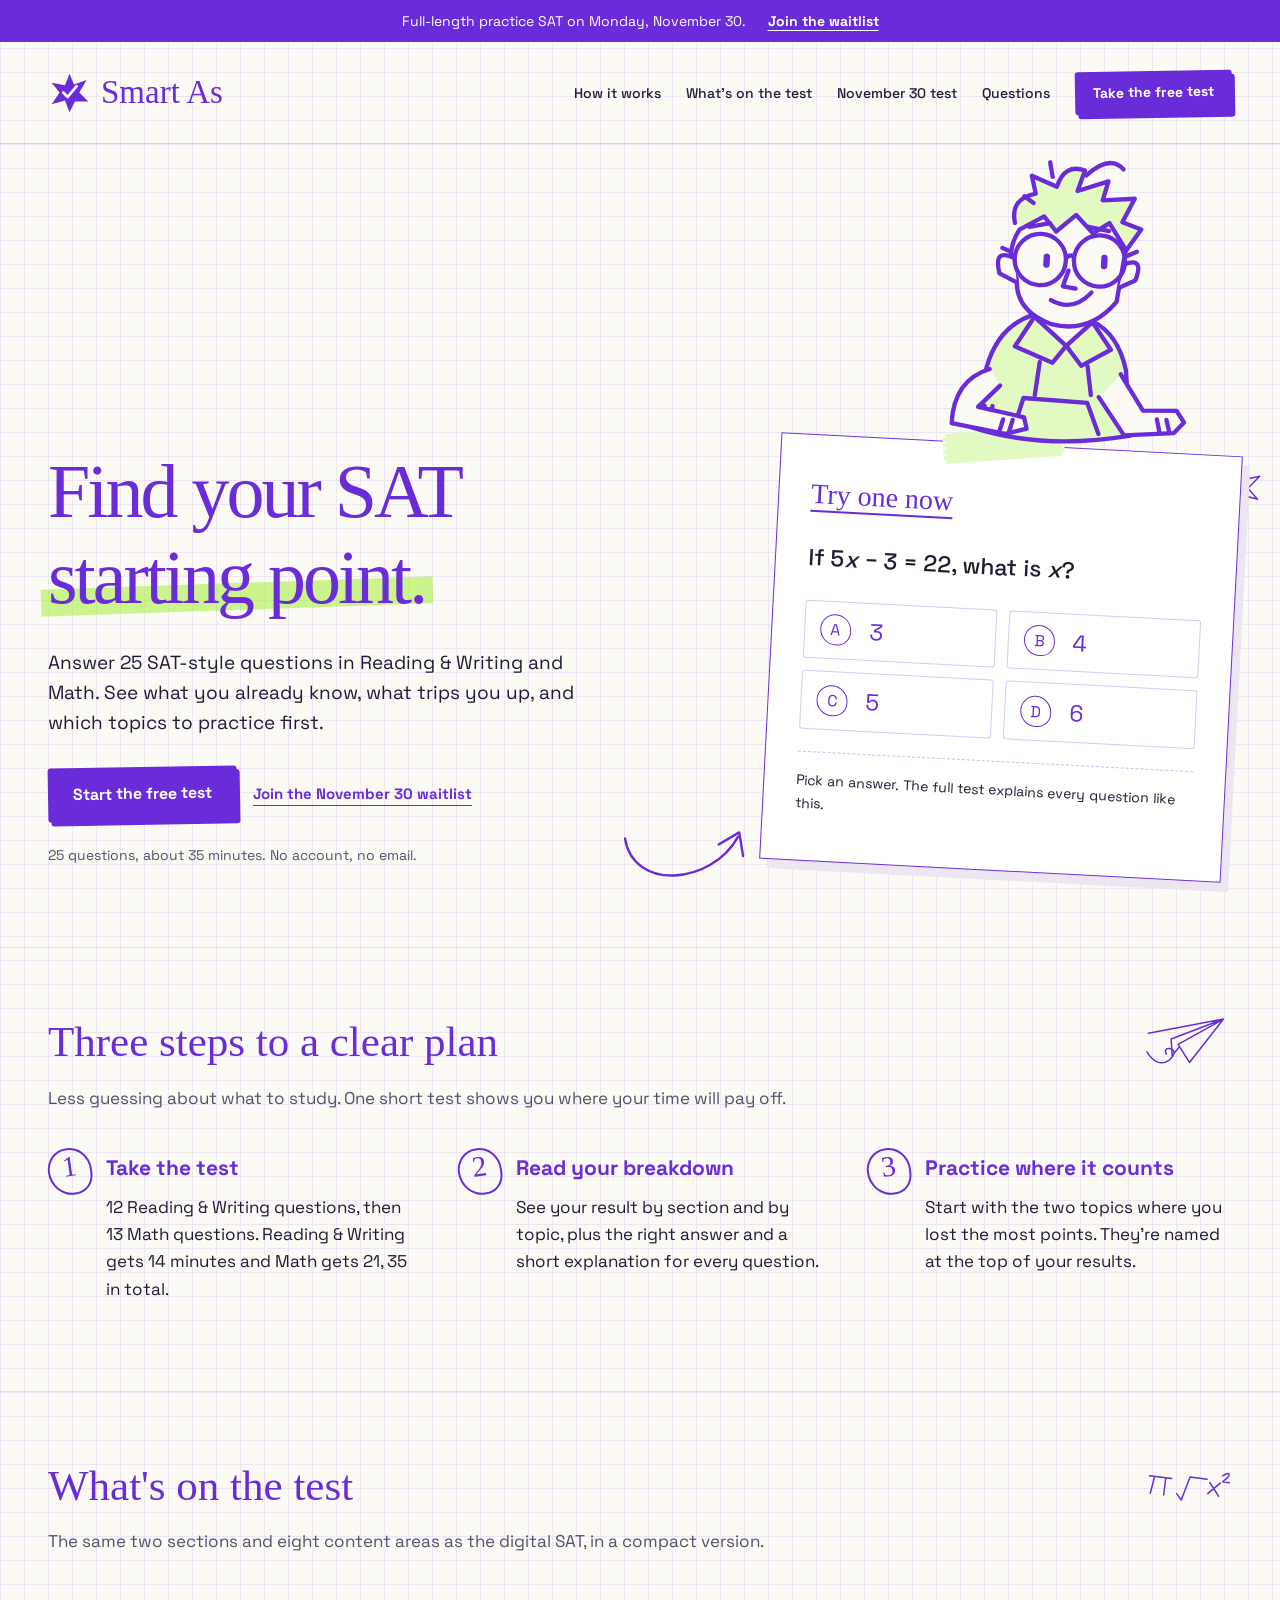
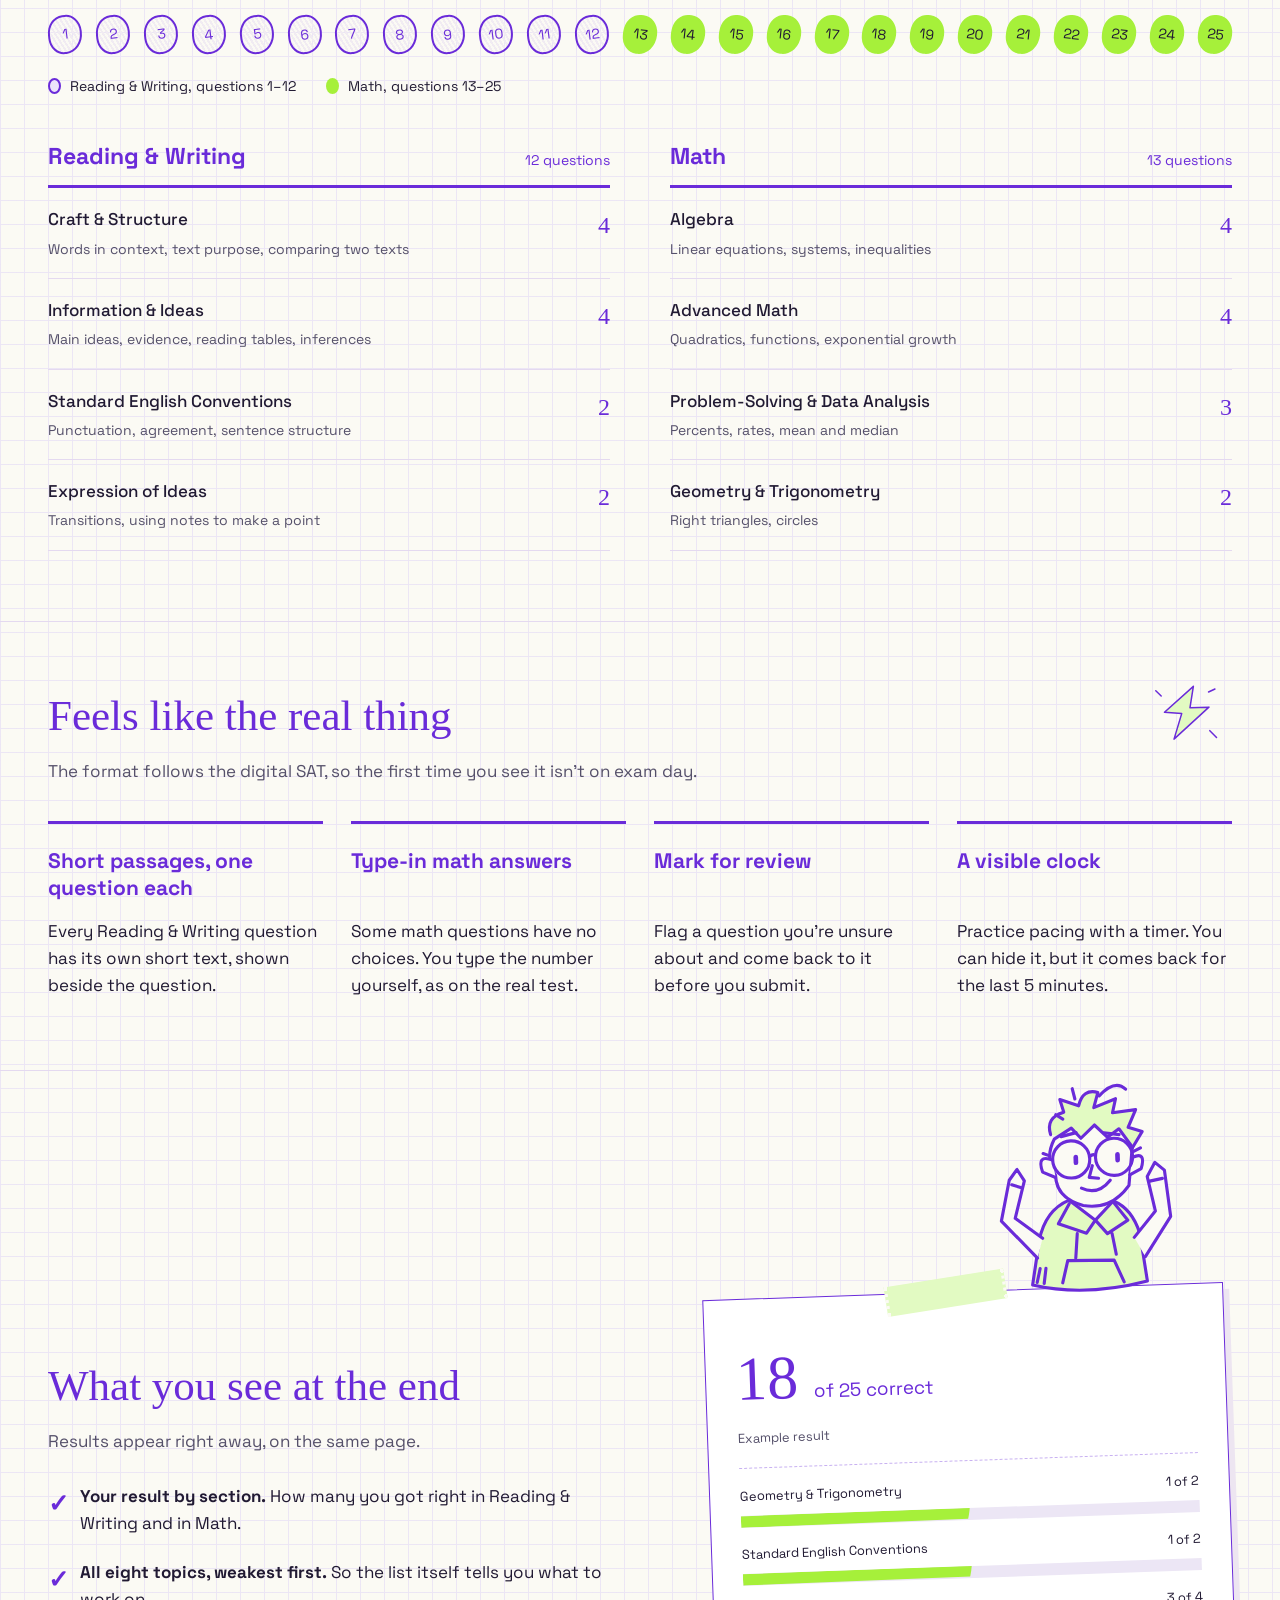
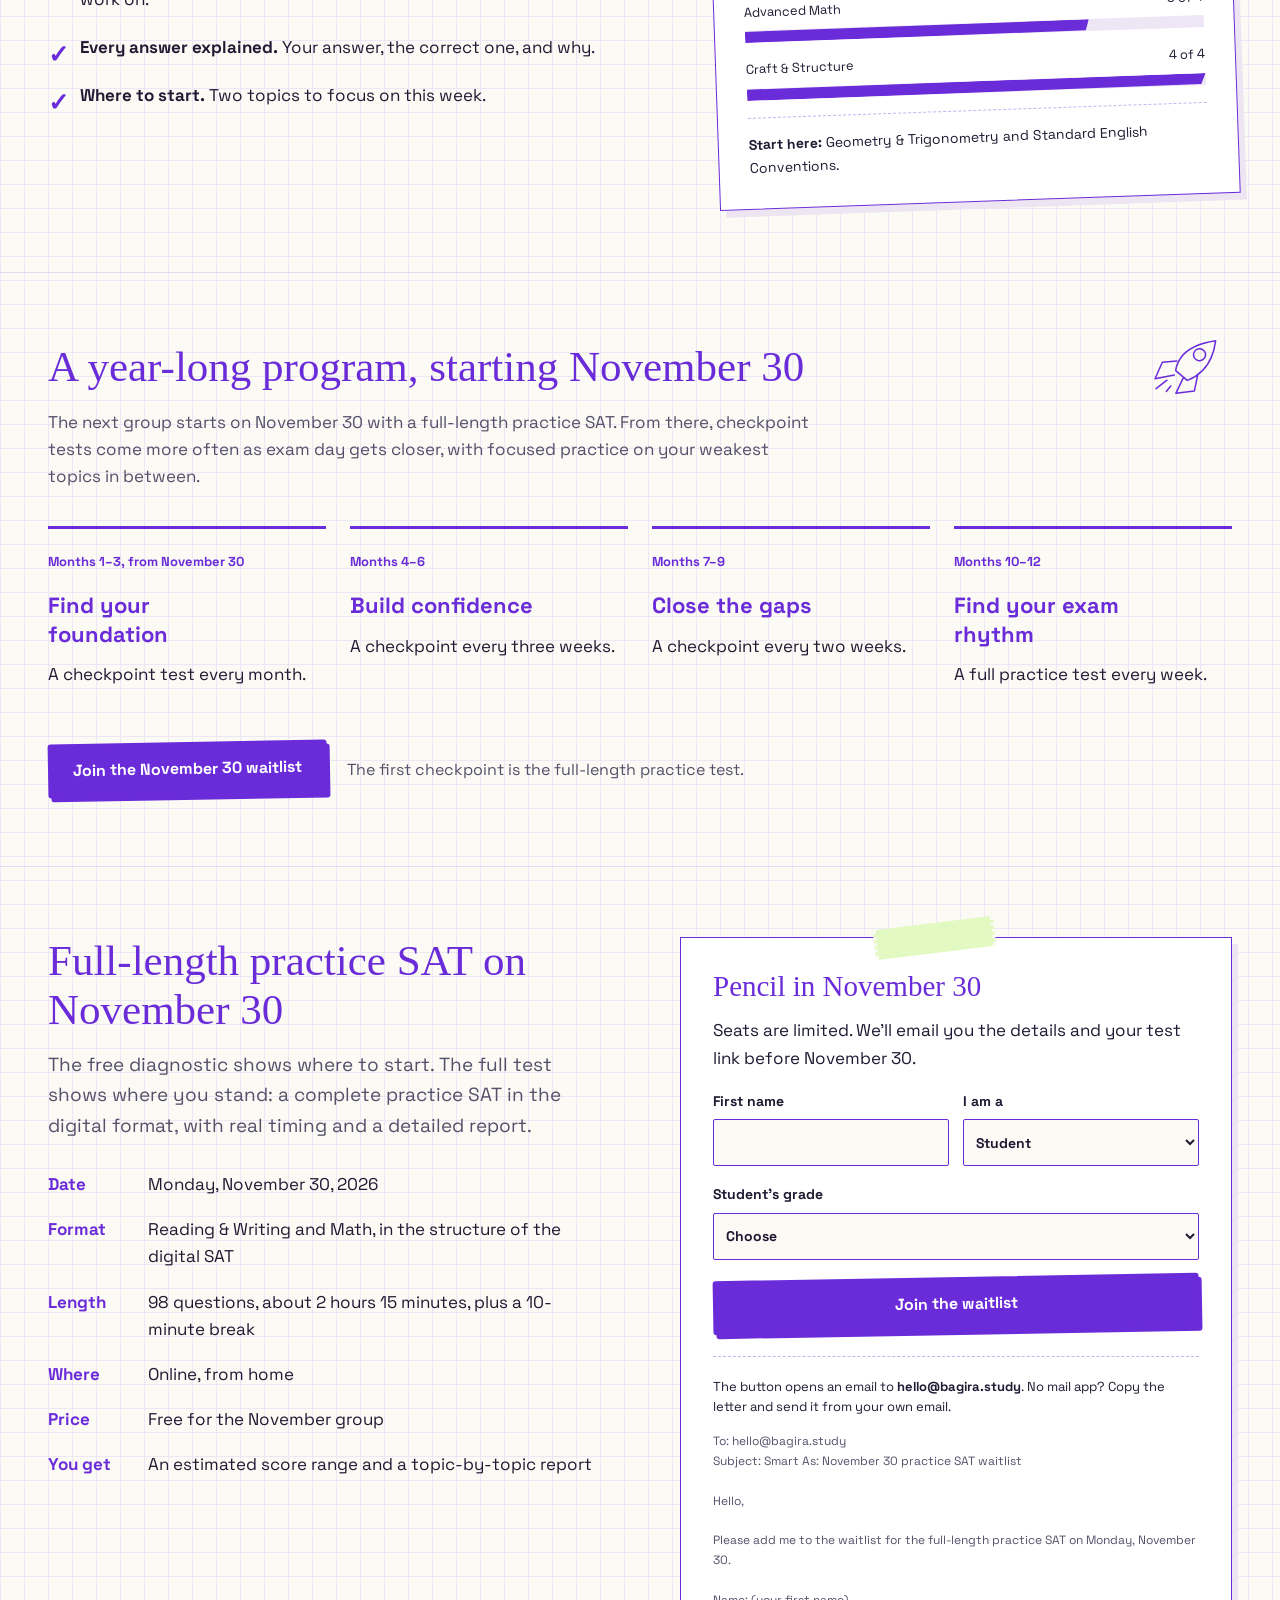
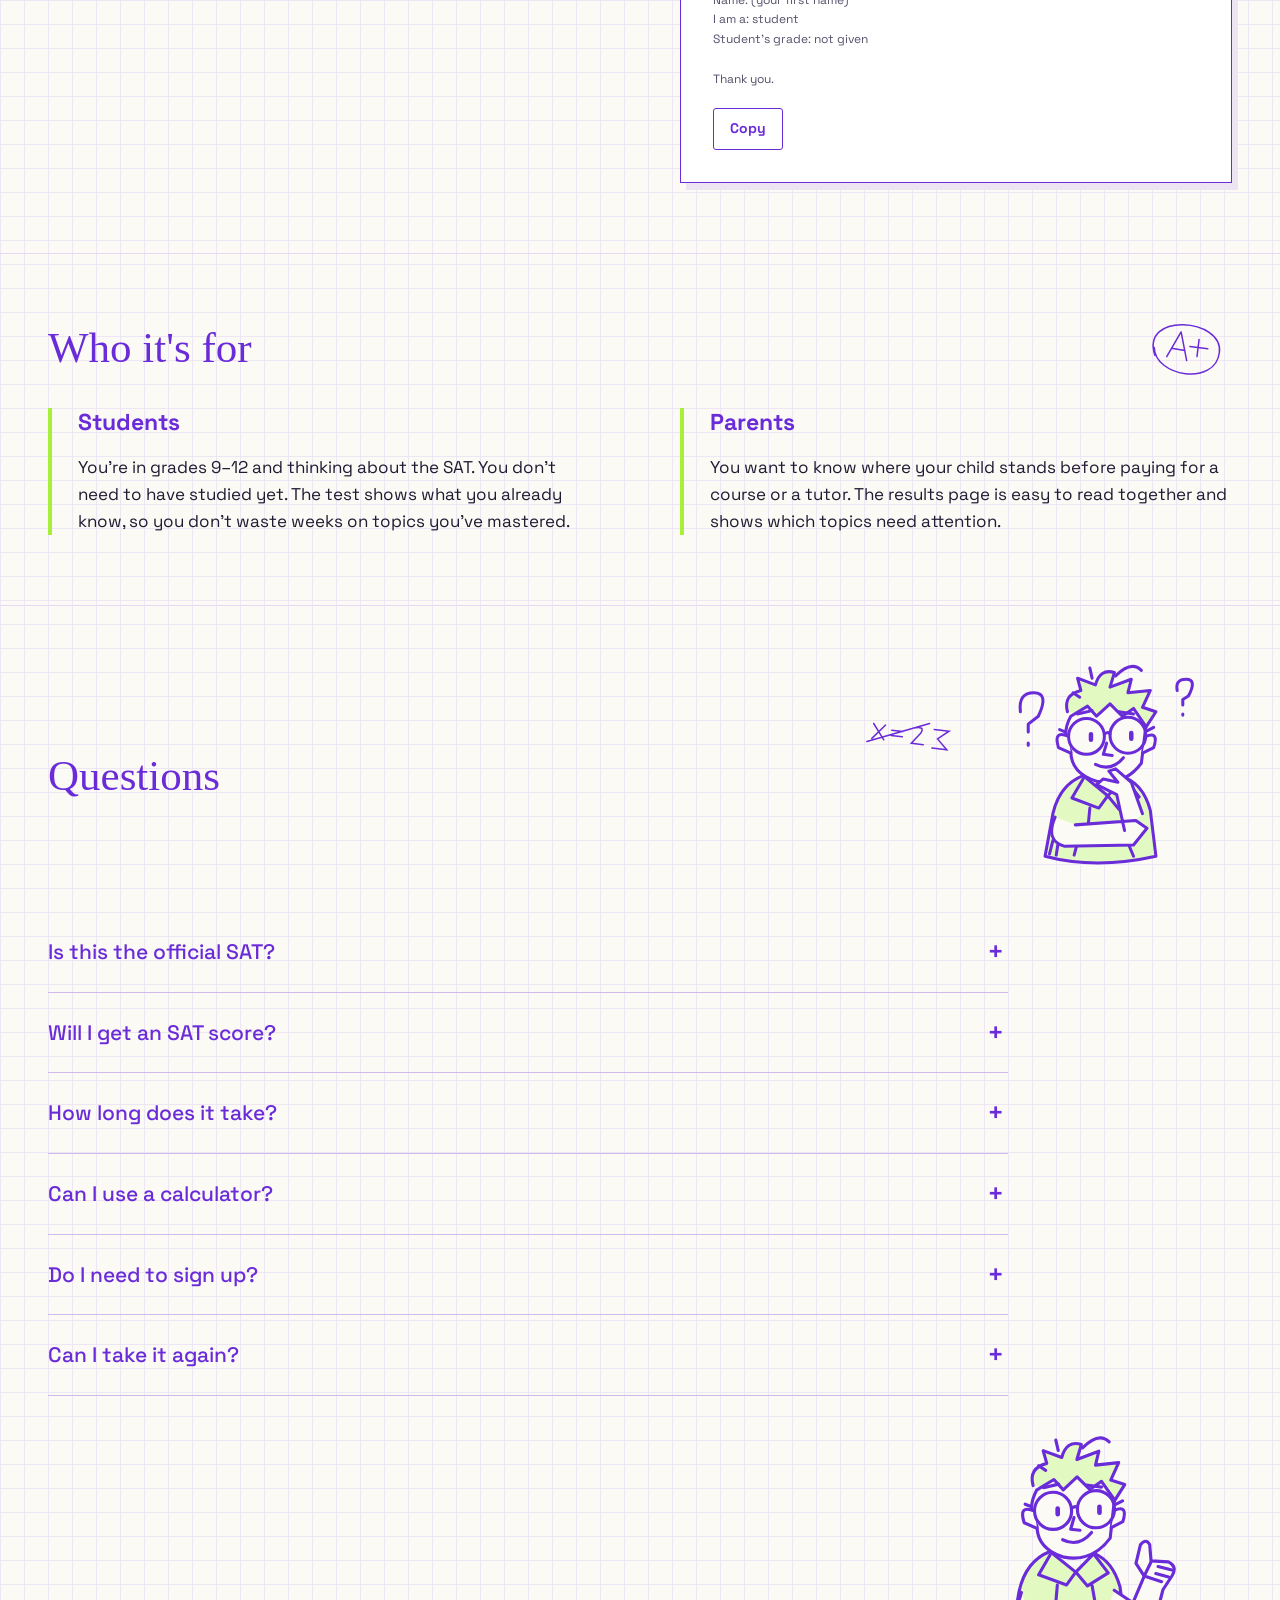
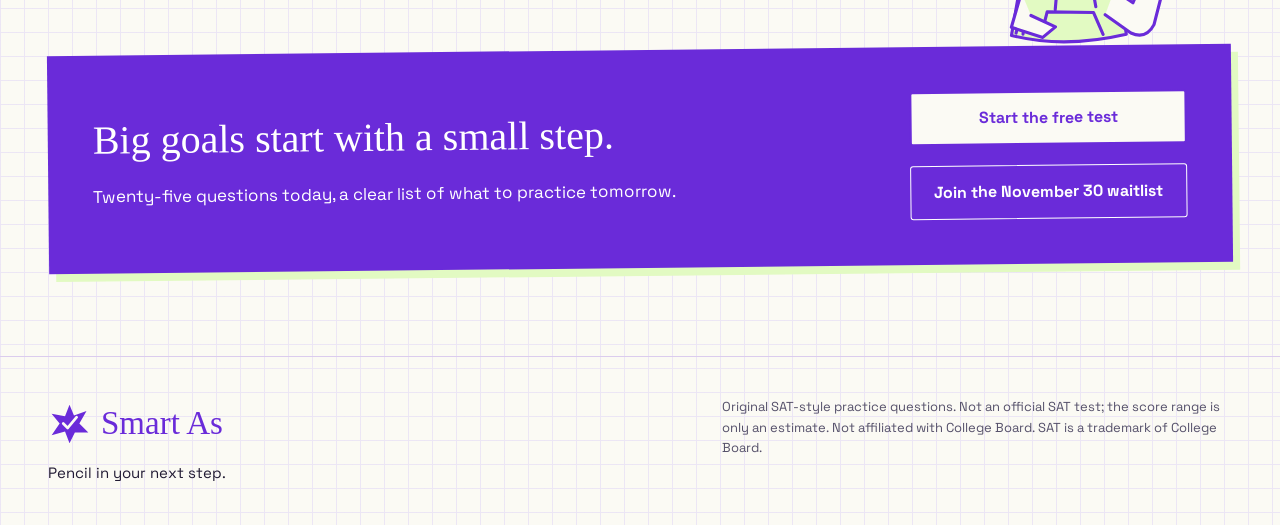
<file: docs/designs/smart-as/A-violet.html>
<!doctype html>
<html lang="en"><head><meta charset="utf-8"><meta name="viewport" content="width=device-width,initial-scale=1"><title>Smart As — Find your SAT starting point</title><link href="https://fonts.googleapis.com/css2?family=Permanent+Marker&family=Space+Grotesk:wght@400;500;600;700&display=swap" rel="stylesheet"><style>
:root{--paper:#FBFAF4;--grid:#ECE6F5;--ink:#6A2BD9;--text:#211A33;--muted:#55506A;--surface:#FFFFFF;--hl:#A6F03A;--hl-soft:#E2FAC2;--on-ink:#FFFFFF}*{box-sizing:border-box}html{scroll-behavior:smooth;scroll-padding-top:28px}body{margin:0;background-color:var(--paper);background-image:linear-gradient(var(--grid) 1px,color-mix(in srgb,var(--paper) 0%,var(--paper) 0.01%) 1px),linear-gradient(90deg,var(--grid) 1px,color-mix(in srgb,var(--paper) 0%,var(--paper) 0.01%) 1px);background-size:24px 24px;color:var(--text);font:17px/1.6 'Space Grotesk',sans-serif}a{color:inherit}button,input,select{font:inherit}button,a,input,select,summary{-webkit-tap-highlight-color:color-mix(in srgb,var(--paper) 0%,var(--paper) 0.01%)}button,a,summary{touch-action:manipulation}button{cursor:pointer}a:focus-visible,button:focus-visible,input:focus-visible,select:focus-visible,summary:focus-visible{outline:3px solid var(--hl);outline-offset:5px}.wrap{width:min(1200px,calc(100% - 96px));margin:auto}p{margin:0 0 18px}h1,h2,h3{color:var(--ink);margin:0;line-height:1.12}h1,h2,.logo,.try-label,.mock-score{font-family:'Permanent Marker',cursive;font-weight:400}h1{font-size:76px;letter-spacing:-3px;max-width:700px;line-height:1.12}h2{font-size:43px;max-width:810px}h3{font-size:23px;font-weight:700;line-height:1.3}.announce{background:var(--ink);color:var(--on-ink);font-size:14px;padding:10px 0}.announce .wrap{display:flex;justify-content:center;gap:22px}.announce a{font-weight:700;text-underline-offset:4px}.site-head{border-bottom:1px solid color-mix(in srgb,var(--ink) 22%,var(--paper))}.head-row{display:flex;align-items:center;justify-content:space-between;gap:25px;padding:24px 0}.logo{display:inline-flex;align-items:center;gap:10px;text-decoration:none;color:var(--ink);font-size:33px;white-space:nowrap}.logo svg{width:43px;height:43px}.nav{display:flex;gap:25px;align-items:center;font-size:14px;font-weight:500}.link{text-decoration:none}.link:hover{color:var(--ink);text-decoration:underline;text-underline-offset:6px}.btn{display:inline-flex;align-items:center;justify-content:center;min-height:54px;padding:13px 23px;border:2px solid var(--ink);border-radius:3px;color:var(--ink);font-size:16px;font-weight:700;text-decoration:none;line-height:1.35;background:var(--surface);box-shadow:3px 4px 0 var(--ink);transition:transform .15s,box-shadow .15s}.btn:hover{transform:translate(2px,2px);box-shadow:1px 2px 0 var(--ink)}.btn-primary{background:var(--ink);color:var(--on-ink);box-shadow:3px 4px 0 var(--ink);transform:rotate(-1deg)}.btn-small{font-size:14px;min-height:42px;padding:10px 16px}.btn-ghost{background:color-mix(in srgb,var(--paper) 0%,var(--paper) 0.01%);box-shadow:none;border-width:1.5px}.hero{padding:82px 0 76px}.hero-grid{display:grid;grid-template-columns:1.4fr 1fr;gap:75px;align-items:center;position:relative}.highlight{position:relative;isolation:isolate;white-space:nowrap}.highlight:before{content:"";position:absolute;left:-7px;right:-8px;bottom:9px;height:27px;background:var(--hl);opacity:.55;transform:rotate(-2deg);z-index:-1}.hero-lede{font-size:19px;max-width:570px;margin:28px 0}.hero-actions{display:flex;flex-wrap:wrap;gap:16px}.hero-actions .btn-ghost{padding-left:0;border:0;box-shadow:none;font-size:15px;text-decoration:underline;text-underline-offset:6px}.hero-meta{font-size:14px;color:var(--muted);margin:23px 0 0}.try{position:relative;background:var(--surface);padding:37px 32px 24px;transform:rotate(3deg);border:1.5px solid var(--ink);box-shadow:8px 9px 0 color-mix(in srgb,var(--ink) 10%,var(--paper));z-index:1}.try:before,.mock:before,.wl-card:before{content:"";position:absolute;top:-15px;left:35%;width:115px;height:30px;background:var(--hl-soft);transform:rotate(-7deg);border-left:3px dotted var(--paper);border-right:3px dotted var(--paper)}.try-label{font-size:28px;color:var(--ink);margin:0 0 22px;text-decoration:underline;text-decoration-thickness:2px;text-underline-offset:7px}.try-q{font-size:23px;margin-bottom:24px;font-weight:500}.try-choices{display:grid;grid-template-columns:1fr 1fr;gap:12px}.try-choice{display:flex;align-items:center;gap:18px;border:1px solid color-mix(in srgb,var(--ink) 26%,var(--surface));background:var(--surface);padding:10px 15px;color:var(--ink);border-radius:3px}.bubble{display:grid;place-items:center;width:31px;height:31px;border:1.5px solid var(--ink);border-radius:48% 53% 44% 52%;font-size:16px}.val{font-size:23px}.try-choice:hover{background:color-mix(in srgb,var(--ink) 6%,var(--surface))}.try-choice.is-right{background:var(--ink);color:var(--surface)}.is-right .bubble{border-color:var(--surface)}.try-choice.is-wrong{border:2px solid var(--hl)}.try-feedback{border-top:1px dashed color-mix(in srgb,var(--ink) 31%,var(--paper));margin:22px 0 0;padding-top:17px;font-size:14px;min-height:85px}.doodle{position:absolute;fill:none;stroke:var(--ink);stroke-width:3;stroke-linecap:round;stroke-linejoin:round;pointer-events:none}.star{width:68px;right:-29px;top:-48px;transform:rotate(10deg)}.arrow{width:127px;left:49%;bottom:-25px;transform:rotate(-15deg)}.block{padding:70px 0;border-top:1px solid color-mix(in srgb,var(--ink) 16%,var(--paper))}.sec-head{margin-bottom:36px}.sec-head p{max-width:770px;margin:18px 0 0;color:var(--muted)}.steps{display:grid;grid-template-columns:repeat(3,1fr);gap:45px;counter-reset:step}.step{position:relative;padding:6px 0 0 58px;counter-increment:step}.step:before{content:counter(step);position:absolute;left:0;top:0;width:40px;height:43px;border:2px solid var(--ink);border-radius:47% 51% 42% 55%;font:29px 'Permanent Marker';text-align:center;color:var(--ink);transform:rotate(-8deg)}.step h3{margin-bottom:13px;font-size:21px}.step p{font-size:16px}.sheet{padding:24px 0 30px}.sheet-row{display:flex;gap:9px;justify-content:space-between}.sheet-bubble{width:34px;height:39px;display:grid;place-items:center;border:2px solid var(--ink);border-radius:48% 45% 52% 44%;font-size:14px;color:var(--ink);background:repeating-linear-gradient(65deg,color-mix(in srgb,var(--ink) 7%,var(--paper)) 0px,color-mix(in srgb,var(--ink) 7%,var(--paper)) 2px,color-mix(in srgb,var(--paper) 0%,var(--paper) 0.01%) 2px,color-mix(in srgb,var(--paper) 0%,var(--paper) 0.01%) 4px);transform:rotate(-7deg)}.sheet-bubble.math{background:var(--hl);border-color:var(--hl);color:var(--text);transform:rotate(6deg)}.legend{display:flex;gap:30px;font-size:14px;margin-top:21px}.legend span{display:flex;align-items:center;gap:9px}.legend i{display:inline-block;width:13px;height:16px;border-radius:50%}.halves{display:grid;grid-template-columns:1fr 1fr;gap:60px}.half h3{padding:14px 0;border-bottom:3px solid var(--ink)}.half h3 small{float:right;font:14px 'Space Grotesk';margin-top:9px}.topic-list{padding:0;margin:0;list-style:none}.topic-list li{display:flex;justify-content:space-between;gap:15px;padding:18px 0;border-bottom:1px solid color-mix(in srgb,var(--ink) 16%,var(--paper));font-weight:500}.topic-list em{display:block;font-size:14px;font-style:normal;color:var(--muted);font-weight:400;margin-top:4px}.topic-list li>span:last-child{font-family:'Permanent Marker';font-size:24px;color:var(--ink)}.features{display:grid;grid-template-columns:repeat(4,1fr);gap:28px}.feature{border-top:3px solid var(--ink);padding-top:23px}.feature h3{font-size:21px;min-height:57px}.feature p{font-size:16px;margin:14px 0 0}.preview-grid{display:grid;grid-template-columns:1.1fr 1fr;gap:90px;align-items:center}.check-list{list-style:none;padding:0;margin:0}.check-list li{padding:0 0 21px 32px;position:relative}.check-list li:before{content:'✓';position:absolute;left:0;color:var(--ink);font-size:25px;font-weight:700}.mock{background:var(--surface);border:1.5px solid var(--ink);position:relative;padding:30px;transform:rotate(-2deg);box-shadow:6px 7px 0 color-mix(in srgb,var(--ink) 10%,var(--paper))}.mock-score{font-size:62px;color:var(--ink)}.mock-score small{font:19px 'Space Grotesk'}.mock-sub{font-size:13px;color:var(--muted);border-bottom:1px dashed color-mix(in srgb,var(--ink) 37%,var(--surface));padding-bottom:18px}.bar-label{display:flex;justify-content:space-between;gap:12px;font-size:13px;margin-bottom:8px}.bar-label span:last-child{white-space:nowrap}.bar-row{margin-bottom:17px}.bar{height:12px;background:var(--grid)}.bar span{display:block;height:100%;background:var(--ink);clip-path:polygon(0 5%,100% 0,99% 90%,0 100%)}.bar.low span{background:var(--hl)}.mock-tip{font-size:14px;padding-top:15px;border-top:1px dashed color-mix(in srgb,var(--ink) 37%,var(--surface));margin:0}.plan{display:grid;grid-template-columns:repeat(4,1fr);gap:24px}.phase{padding:23px 0 0;border-top:3px solid var(--ink)}.months{font-size:13px;font-weight:700;color:var(--ink)}.phase h3{font-size:22px;margin-bottom:13px;max-width:190px}.phase>p:last-child{font-size:16px}.btn-row{display:flex;flex-wrap:wrap;gap:20px}.event-grid{display:grid;grid-template-columns:1fr 1fr;gap:80px;align-items:start}.facts{display:grid;grid-template-columns:85px 1fr;gap:18px 15px;margin-top:30px;font-size:16px}.facts dt{font-weight:700;color:var(--ink)}.facts dd{margin:0}.wl-card{background:var(--surface);border:1.5px solid var(--ink);padding:32px;position:relative;box-shadow:6px 7px 0 color-mix(in srgb,var(--ink) 10%,var(--paper))}.wl-card h3{font:29px 'Permanent Marker';margin-bottom:14px}.wl-card>p{font-size:16px}.field-row{display:grid;grid-template-columns:1fr 1fr;gap:14px}.f{display:flex;flex-direction:column;font-size:14px;font-weight:700;margin-bottom:17px;gap:7px}input,select{width:100%;min-width:0;height:47px;border:1px solid var(--ink);border-radius:2px;background:var(--paper);padding:8px;color:var(--text)}.wl-form .btn{width:100%}.form-error{color:var(--ink);font-weight:700;font-size:14px}.form-error:empty{display:none}.wl-mail{border-top:1px dashed color-mix(in srgb,var(--ink) 37%,var(--surface));margin-top:25px;padding-top:20px;font-size:13px}.wl-mail p{margin-bottom:14px}.wl-letter{white-space:pre-wrap;overflow-wrap:anywhere;font:12px/1.65 'Space Grotesk';margin:0 0 18px;color:var(--muted)}.audience{display:grid;grid-template-columns:1fr 1fr;gap:80px}.aud{border-left:4px solid var(--hl);padding-left:26px}.aud h3{margin-bottom:16px}.aud p{margin:0}.faq{max-width:960px}details{border-bottom:1px solid color-mix(in srgb,var(--ink) 31%,var(--paper))}summary{cursor:pointer;padding:23px 40px 23px 0;font-size:21px;font-weight:500;color:var(--ink);position:relative;list-style:none}summary::-webkit-details-marker{display:none}summary:after{content:'+';position:absolute;right:4px;font-size:28px;top:17px}details[open] summary:after{content:'−'}details p{max-width:850px;margin:0 0 24px}.final{padding:45px;background:var(--ink);color:var(--on-ink);display:grid;grid-template-columns:1fr 300px;gap:45px;align-items:center;transform:rotate(-.6deg);box-shadow:7px 8px 0 var(--hl-soft)}.final h2{color:var(--on-ink);font-size:40px}.final p{margin:20px 0 0}.final .btn-row{flex-direction:column;align-items:stretch}.final .btn{background:var(--paper);color:var(--ink);box-shadow:none}.final .btn-ghost{background:color-mix(in srgb,var(--paper) 0%,var(--paper) 0.01%)}.site-foot{border-top:1px solid color-mix(in srgb,var(--ink) 22%,var(--paper));padding:40px 0}.foot-row{display:flex;justify-content:space-between;gap:60px}.foot-row>p{max-width:510px;font-size:13px;color:var(--muted);margin:0}.foot-row>div>p{margin:8px 0 0;font-size:15px}
@media(min-width:1000px){.step p,.feature p,.phase>p:last-child,.facts,.wl-card>p{font-size:17px}}
@media(max-width:1100px){.wrap{width:calc(100% - 64px)}.nav{gap:15px}.nav .link{font-size:12px}h1{font-size:60px}.hero-grid{gap:40px}.hero-actions{gap:9px}.sheet-row{gap:5px}.sheet-bubble{width:30px}.event-grid,.preview-grid{gap:45px}}
@media(max-width:760px){.wrap{width:calc(100% - 40px)}.announce{font-size:11px;padding:10px 0}.announce .wrap{gap:4px;flex-direction:column;align-items:center}.head-row{padding:18px 0;gap:16px;flex-wrap:wrap}.logo{font-size:29px}.logo svg{width:35px;height:35px}.nav{width:100%;flex-wrap:wrap;justify-content:space-between;gap:12px 15px}.nav .link{font-size:12px}.nav .btn{position:absolute;right:20px;top:83px;font-size:11px;min-height:35px;padding:8px 10px}.hero{padding:47px 0 45px}.hero-grid{grid-template-columns:1fr;gap:52px}h1{font-size:49px;letter-spacing:-1.6px;max-width:345px}.highlight:before{height:19px;bottom:4px;left:-2px;right:-2px}.hero-lede{font-size:17px;margin:23px 0}.hero-actions{gap:13px}.hero-actions .btn-primary{width:100%}.hero-actions .btn-ghost{margin:auto;font-size:14px;min-height:35px}.hero-meta{font-size:12px;margin-top:15px;text-align:center}.try{transform:rotate(1.5deg);margin:0 6px;padding:29px 23px 22px}.try-q{font-size:21px}.star{width:43px;right:1px;top:400px;z-index:2}.arrow{display:none}.block{padding:45px 0}h2{font-size:33px}.sec-head{margin-bottom:28px}.sec-head p{font-size:16px}.steps,.halves,.features,.preview-grid,.plan,.event-grid,.audience{grid-template-columns:1fr;gap:28px}.step{padding-left:56px}.step p{margin-bottom:0}.sheet{padding:0 0 26px}.sheet-row{display:grid;grid-template-columns:repeat(13,1fr);gap:8px 3px}.sheet-bubble{width:100%;height:29px;font-size:11px}.legend{gap:9px;flex-direction:column;font-size:12px}.half h3{font-size:20px}.half h3 small{font-size:12px;margin-top:7px}.topic-list li{font-size:16px}.topic-list em{font-size:13px}.features{grid-template-columns:1fr 1fr;gap:25px 20px}.feature h3{font-size:18px;min-height:68px}.feature p{font-size:15px}.preview-grid{gap:30px}.mock{margin:0 6px;padding:24px}.bar-label{font-size:11px}.plan{gap:20px}.phase{padding-top:16px}.phase h3{max-width:none}.months{margin-bottom:7px}.phase p:last-child{margin:0}.btn-row .btn{width:100%;font-size:14px}.event-grid{gap:42px}.facts{font-size:15px;grid-template-columns:65px 1fr;gap:16px 12px}.wl-card{padding:24px 20px}.wl-card h3{font-size:25px}.wl-letter{font-size:11px}.audience{gap:30px}.aud{padding-left:19px}.aud p{font-size:16px}summary{font-size:18px;padding-top:20px;padding-bottom:20px}details p{font-size:16px}.final{grid-template-columns:1fr;padding:28px 23px;gap:25px;transform:none}.final h2{font-size:32px}.final p{font-size:16px}.final .btn-row{justify-self:stretch!important;width:100%}.foot-row{flex-direction:column;gap:25px}.foot-row>p{font-size:12px}}
@media(prefers-reduced-motion:reduce){html{scroll-behavior:auto}.btn{transition:none}}

/* Ink drawings stay in the margins, outside the reading area. */
.sec-head{position:relative}.margin-mark{position:absolute;width:90px;height:75px;right:0;top:-16px;transform:rotate(7deg);pointer-events:none}.sec-head:has(.margin-mark){padding-right:110px}
.kid{position:absolute;width:165px;height:auto;pointer-events:none}.kid-hero{width:320px;right:18px;bottom:calc(100% - 13px);transform-origin:50% 100%;animation:lean 5s ease-in-out infinite}.hero{padding-top:300px}.hero-grid>.star{right:-30px;top:18px;width:48px}.kid-results{right:6px;bottom:calc(100% - 16px);width:232px}.preview-grid{padding-top:150px}.equation{right:277px;top:22px}.faq-head{min-height:200px;display:flex;align-items:center}.kid-thinking{right:10px;bottom:0;width:224px}.final{position:relative;margin-top:160px}.kid-final{right:36px;bottom:calc(100% - 10px);width:232px}.try:before,.mock:before,.wl-card:before{background:var(--hl-soft)}
@keyframes lean{0%,100%{transform:rotate(-3deg)}50%{transform:rotate(3deg)}}
@keyframes wiggle{0%,100%{transform:rotate(0)}33%{transform:rotate(-2deg)}66%{transform:rotate(2deg)}}
@media(hover:hover){.btn:hover,.sheet-bubble:hover{animation:wiggle .35s ease-in-out}.sheet-bubble{cursor:default}}
@media(max-width:760px){.hero{padding-top:47px}.hero-grid{gap:195px}.kid-hero{width:184px;right:5px;bottom:calc(100% - 10px)}.hero-grid>.star{top:auto;bottom:365px;left:6px;right:auto;width:36px}.preview-grid{padding-top:0;gap:200px}.kid-results{width:200px}.margin-mark{width:58px;height:60px;top:-6px}.sec-head:has(.margin-mark){padding-right:65px}.equation{display:none}.faq-head{min-height:195px;padding-right:180px;align-items:flex-end}.kid-thinking{width:200px;right:0}.final{margin-top:145px}.kid-final{width:200px;right:16px}.final .btn-ghost{color:var(--on-ink)}}
@media(prefers-reduced-motion:reduce){*,*::before,*::after{animation:none!important;transition:none!important}html{scroll-behavior:auto}}
</style></head><body><div id="landing">
<div class="announce"><div class="wrap"><span>Full-length practice SAT on Monday, November 30.</span><a href="#practice">Join the waitlist</a></div></div>
<header class="site-head" id="siteHead">
  <div class="wrap head-row">
    <a class="logo" href="#top"><svg viewBox="0 0 48 48" aria-hidden="true"><path d="M24 3 29 15 43 10 35 24 45 34 30 34 24 46 19 33 4 37 13 24 4 13 19 16Z" fill="currentColor"/><path d="m17 24 5 5 10-12" fill="none" stroke="var(--paper)" stroke-width="3" stroke-linecap="round" stroke-linejoin="round"/></svg>Smart As</a>
    <nav class="nav" aria-label="Main">
      <a class="link" href="#how">How it works</a>
      <a class="link" href="#inside">What's on the test</a>
      <a class="link" href="#practice">November 30 test</a>
      <a class="link" href="#faq">Questions</a>
      <a class="btn btn-primary btn-small" href="#" data-start>Take the free test</a>
    </nav>
  </div>
</header>

<main id="top">
  <section class="hero">
    <div class="wrap hero-grid">
      <div>
        <h1>Find your SAT <span class="highlight">starting point.</span></h1>
        <p class="hero-lede">Answer 25 SAT-style questions in Reading &amp; Writing and Math. See what you already know, what trips you up, and which topics to practice first.</p>
        <div class="hero-actions">
          <a class="btn btn-primary" href="#" data-start>Start the free test</a>
          <a class="btn btn-ghost" href="#practice">Join the November 30 waitlist</a>
        </div>
        <p class="hero-meta">25 questions, about 35 minutes. No account, no email.</p>
      </div>

      <svg class="doodle star" viewBox="0 0 100 100" aria-hidden="true"><path d="m48 4 9 32 34-14-20 29 24 19-34-3-5 29-15-28-32 14 20-30-25-15 33 1Z"/></svg><svg class="doodle arrow" viewBox="0 0 160 100" aria-hidden="true"><path d="M5 6C-2 73 95 91 143 41M117 44l29-8-3 30"/></svg><div class="try" aria-labelledby="tryTitle"><svg class="kid kid-hero" viewBox="0 0 200 195" aria-hidden="true" fill="none" stroke="var(--ink)" stroke-width="2.7" stroke-linecap="round" stroke-linejoin="round"><path d="M76 105Q55 113 49 139L42 177Q87 189 141 177L136 136Q130 114 114 107L98 123Z" fill="var(--hl-soft)"/><path d="M76 108l-10 17 24 9 8-11 10 12 18-11-12-16M82 134l-2 21M112 135l3 18M68 176l5-19 40 1 8 19M49 163l-3 12M54 163l-2 13"/><path d="M62 48Q58 33 74 29L71 18 87 24Q91 9 104 13L100 26 119 19 116 31 136 29 129 44 141 48 132 62" fill="var(--hl-soft)"/><path d="M65 52Q56 68 65 83Q65 103 88 110Q112 115 128 94L132 61 121 45 111 52 100 41 88 52 80 43Z" fill="var(--paper)"/><path d="M63 70Q49 64 54 80L65 85M132 70Q144 65 139 80L129 85" fill="var(--paper)"/><circle cx="79" cy="70" r="16"/><circle cx="116" cy="69" r="16"/><path d="M95 68Q99 65 100 68M60 66l-5-2M133 65l6-3M97 76l-3 10 8 1M87 95q14 7 25-6M71 50l13-3M108 48l13 2"/><path d="M83 68v5M119 67v5" stroke-width="4"/><path d="M73 35l-6-4M84 18l-2-9M105 16q14-14 23-5"/><path d="M51 140Q29 148 29 175L63 180 76 176 74 169 45 164 58 150M133 139l15 22 21-1 5 7-6 7-31 3-17-23" fill="var(--paper)"/><path d="M61 171l-2 8M67 171l-2 8M157 166l2 8M163 166l2 7"/></svg>
        <p class="try-label" id="tryTitle">Try one now</p>
        <p class="try-q">If 5<i>x</i> − 3 = 22, what is <i>x</i>?</p>
        <div class="try-choices" role="group" aria-label="Answer choices">
          <button class="try-choice" data-v="A"><span class="bubble">A</span><span class="val">3</span></button>
          <button class="try-choice" data-v="B"><span class="bubble">B</span><span class="val">4</span></button>
          <button class="try-choice" data-v="C"><span class="bubble">C</span><span class="val">5</span></button>
          <button class="try-choice" data-v="D"><span class="bubble">D</span><span class="val">6</span></button>
        </div>
        <p class="try-feedback" id="tryFeedback" aria-live="polite">Pick an answer. The full test explains every question like this.</p>
      </div>
    </div>
  </section>

  <section class="block" id="how">
    <div class="wrap">
      <div class="sec-head">
        <svg class="margin-mark plane" viewBox="0 0 120 90" aria-hidden="true" fill="none" stroke="var(--ink)" stroke-width="2" stroke-linecap="round" stroke-linejoin="round"><path d="M8 43 105 12 67 75 49 53 105 12 39 47 43 69 51 56M9 68q16 20 31 7q10-13 0-15q-10-1-5 8"/></svg><h2>Three steps to a clear plan</h2>
        <p>Less guessing about what to study. One short test shows you where your time will pay off.</p>
      </div>
      <div class="steps">
        <div class="step"><h3>Take the test</h3><p>12 Reading &amp; Writing questions, then 13 Math questions. Reading &amp; Writing gets 14 minutes and Math gets 21, 35 in total.</p></div>
        <div class="step"><h3>Read your breakdown</h3><p>See your result by section and by topic, plus the right answer and a short explanation for every question.</p></div>
        <div class="step"><h3>Practice where it counts</h3><p>Start with the two topics where you lost the most points. They're named at the top of your results.</p></div>
      </div>
    </div>
  </section>

  <section class="block" id="inside">
    <div class="wrap">
      <div class="sec-head">
        <svg class="margin-mark math-mark" viewBox="0 0 120 90" aria-hidden="true" fill="none" stroke="var(--ink)" stroke-width="2" stroke-linecap="round" stroke-linejoin="round"><path d="M9 41h30M16 41l-3 23M31 41v23M48 60l7 8 8-32h23M89 55l15-16M90 40l14 17M106 29q10-8 8 0l-7 8h9"/></svg><h2>What's on the test</h2>
        <p>The same two sections and eight content areas as the digital SAT, in a compact version.</p>
      </div>

      <div class="sheet" aria-label="Answer sheet: questions 1 to 12 are Reading and Writing, 13 to 25 are Math">
        <div class="sheet-row" id="sheetRow"><span class="sheet-bubble rw">1</span><span class="sheet-bubble rw">2</span><span class="sheet-bubble rw">3</span><span class="sheet-bubble rw">4</span><span class="sheet-bubble rw">5</span><span class="sheet-bubble rw">6</span><span class="sheet-bubble rw">7</span><span class="sheet-bubble rw">8</span><span class="sheet-bubble rw">9</span><span class="sheet-bubble rw">10</span><span class="sheet-bubble rw">11</span><span class="sheet-bubble rw">12</span><span class="sheet-bubble math">13</span><span class="sheet-bubble math">14</span><span class="sheet-bubble math">15</span><span class="sheet-bubble math">16</span><span class="sheet-bubble math">17</span><span class="sheet-bubble math">18</span><span class="sheet-bubble math">19</span><span class="sheet-bubble math">20</span><span class="sheet-bubble math">21</span><span class="sheet-bubble math">22</span><span class="sheet-bubble math">23</span><span class="sheet-bubble math">24</span><span class="sheet-bubble math">25</span></div>
        <div class="legend">
          <span><i style="background:color-mix(in srgb,var(--ink) 13%,var(--surface));border:2px solid var(--ink)"></i>Reading &amp; Writing, questions 1–12</span>
          <span><i style="background:var(--hl)"></i>Math, questions 13–25</span>
        </div>
      </div>

      <div class="halves">
        <div class="half">
          <h3>Reading &amp; Writing <small>12 questions</small></h3>
          <ul class="topic-list">
            <li><span>Craft &amp; Structure<em>Words in context, text purpose, comparing two texts</em></span><span>4</span></li>
            <li><span>Information &amp; Ideas<em>Main ideas, evidence, reading tables, inferences</em></span><span>4</span></li>
            <li><span>Standard English Conventions<em>Punctuation, agreement, sentence structure</em></span><span>2</span></li>
            <li><span>Expression of Ideas<em>Transitions, using notes to make a point</em></span><span>2</span></li>
          </ul>
        </div>
        <div class="half">
          <h3>Math <small>13 questions</small></h3>
          <ul class="topic-list">
            <li><span>Algebra<em>Linear equations, systems, inequalities</em></span><span>4</span></li>
            <li><span>Advanced Math<em>Quadratics, functions, exponential growth</em></span><span>4</span></li>
            <li><span>Problem-Solving &amp; Data Analysis<em>Percents, rates, mean and median</em></span><span>3</span></li>
            <li><span>Geometry &amp; Trigonometry<em>Right triangles, circles</em></span><span>2</span></li>
          </ul>
        </div>
      </div>
    </div>
  </section>

  <section class="block">
    <div class="wrap">
      <div class="sec-head">
        <svg class="margin-mark bolt" viewBox="0 0 120 90" aria-hidden="true" fill="none" stroke="var(--ink)" stroke-width="2" stroke-linecap="round" stroke-linejoin="round"><path d="m64 8-34 39 23-1-6 35 41-48-25 4Z" fill="var(--hl-soft)"/><path d="m15 20 8 6M93 64l10 8M85 13l8-5"/></svg><h2>Feels like the real thing</h2>
        <p>The format follows the digital SAT, so the first time you see it isn't on exam day.</p>
      </div>
      <div class="features">
        <div class="feature"><h3>Short passages, one question each</h3><p>Every Reading &amp; Writing question has its own short text, shown beside the question.</p></div>
        <div class="feature"><h3>Type-in math answers</h3><p>Some math questions have no choices. You type the number yourself, as on the real test.</p></div>
        <div class="feature"><h3>Mark for review</h3><p>Flag a question you're unsure about and come back to it before you submit.</p></div>
        <div class="feature"><h3>A visible clock</h3><p>Practice pacing with a timer. You can hide it, but it comes back for the last 5 minutes.</p></div>
      </div>
    </div>
  </section>

  <section class="block">
    <div class="wrap preview-grid">
      <div>
        <div class="sec-head" style="margin-bottom:28px">
          <h2>What you see at the end</h2>
          <p>Results appear right away, on the same page.</p>
        </div>
        <ul class="check-list">
          <li><b>Your result by section.</b> How many you got right in Reading &amp; Writing and in Math.</li>
          <li><b>All eight topics, weakest first.</b> So the list itself tells you what to work on.</li>
          <li><b>Every answer explained.</b> Your answer, the correct one, and why.</li>
          <li><b>Where to start.</b> Two topics to focus on this week.</li>
        </ul>
      </div>
      <div class="mock" aria-label="Example of a results screen"><svg class="kid kid-results" viewBox="0 0 200 195" aria-hidden="true" fill="none" stroke="var(--ink)" stroke-width="2.7" stroke-linecap="round" stroke-linejoin="round"><path d="M76 105Q55 113 49 139L42 177Q87 189 141 177L136 136Q130 114 114 107L98 123Z" fill="var(--hl-soft)"/><path d="M76 108l-10 17 24 9 8-11 10 12 18-11-12-16M82 134l-2 21M112 135l3 18M68 176l5-19 40 1 8 19M49 163l-3 12M54 163l-2 13"/><path d="M62 48Q58 33 74 29L71 18 87 24Q91 9 104 13L100 26 119 19 116 31 136 29 129 44 141 48 132 62" fill="var(--hl-soft)"/><path d="M65 52Q56 68 65 83Q65 103 88 110Q112 115 128 94L132 61 121 45 111 52 100 41 88 52 80 43Z" fill="var(--paper)"/><path d="M63 70Q49 64 54 80L65 85M132 70Q144 65 139 80L129 85" fill="var(--paper)"/><circle cx="79" cy="70" r="16"/><circle cx="116" cy="69" r="16"/><path d="M95 68Q99 65 100 68M60 66l-5-2M133 65l6-3M97 76l-3 10 8 1M87 95q14 7 25-6M71 50l13-3M108 48l13 2"/><path d="M83 68v5M119 67v5" stroke-width="4"/><path d="M73 35l-6-4M84 18l-2-9M105 16q14-14 23-5"/><path d="M52 137L29 119 38 87 32 77 25 86 17 121 47 154M131 139l19-22-6-30 7-12 8 7 4 40-23 34" fill="var(--paper)"/><path d="m27 90 9 3M146 91l11-2"/></svg>
        <div class="mock-score">18 <small>of 25 correct</small></div>
        <p class="mock-sub">Example result</p>
        <div class="bar-row"><div class="bar-label"><span>Geometry &amp; Trigonometry</span><span>1 of 2</span></div><div class="bar low"><span style="width:50%"></span></div></div>
        <div class="bar-row"><div class="bar-label"><span>Standard English Conventions</span><span>1 of 2</span></div><div class="bar low"><span style="width:50%"></span></div></div>
        <div class="bar-row"><div class="bar-label"><span>Advanced Math</span><span>3 of 4</span></div><div class="bar"><span style="width:75%"></span></div></div>
        <div class="bar-row"><div class="bar-label"><span>Craft &amp; Structure</span><span>4 of 4</span></div><div class="bar"><span style="width:100%"></span></div></div>
        <p class="mock-tip"><b>Start here:</b> Geometry &amp; Trigonometry and Standard English Conventions.</p>
      </div>
    </div>
  </section>

  <section class="block">
    <div class="wrap">
      <div class="sec-head">
        <svg class="margin-mark rocket" viewBox="0 0 120 90" aria-hidden="true" fill="none" stroke="var(--ink)" stroke-width="2" stroke-linecap="round" stroke-linejoin="round"><path d="M46 55Q47 22 94 9q0 40-31 57ZM46 42 27 46l-7 23 25-8M76 56l-2 23-24 6 7-21M36 69l-13 13M42 76l-5 8"/><circle cx="75" cy="30" r="8"/></svg><h2>A year-long program, starting November 30</h2>
        <p>The next group starts on November 30 with a full-length practice SAT. From there, checkpoint tests come more often as exam day gets closer, with focused practice on your weakest topics in between.</p>
      </div>
      <div class="plan">
        <div class="phase"><p class="months">Months 1–3, from November 30</p><h3>Find your foundation</h3><p>A checkpoint test every month.</p></div>
        <div class="phase"><p class="months">Months 4–6</p><h3>Build confidence</h3><p>A checkpoint every three weeks.</p></div>
        <div class="phase"><p class="months">Months 7–9</p><h3>Close the gaps</h3><p>A checkpoint every two weeks.</p></div>
        <div class="phase"><p class="months">Months 10–12</p><h3>Find your exam rhythm</h3><p>A full practice test every week.</p></div>
      </div>
      <div class="btn-row" style="margin-top:36px;align-items:center">
        <a class="btn btn-primary" href="#practice">Join the November 30 waitlist</a>
        <span style="color:var(--muted);font-size:16px">The first checkpoint is the full-length practice test.</span>
      </div>
    </div>
  </section>

  <section class="block" id="practice">
    <div class="wrap event-grid">
      <div>
        <h2>Full-length practice SAT on November 30</h2>
        <p style="margin-top:16px;color:var(--muted);font-size:19px">The free diagnostic shows where to start. The full test shows where you stand: a complete practice SAT in the digital format, with real timing and a detailed report.</p>
        <dl class="facts">
          <dt>Date</dt><dd>Monday, November 30, 2026</dd>
          <dt>Format</dt><dd>Reading &amp; Writing and Math, in the structure of the digital SAT</dd>
          <dt>Length</dt><dd>98 questions, about 2 hours 15 minutes, plus a 10-minute break</dd>
          <dt>Where</dt><dd>Online, from home</dd>
          <dt>Price</dt><dd>Free for the November group</dd>
          <dt>You get</dt><dd>An estimated score range and a topic-by-topic report</dd>
        </dl>
      </div>
      <div class="wl-card">
        <h3>Pencil in November 30</h3>
        <p>Seats are limited. We'll email you the details and your test link before November 30.</p>
        <div data-wl="landing"><form class="wl-form" novalidate>
    <div class="field-row">
      <label class="f">First name<input name="name" autocomplete="given-name" required></label>
      <label class="f">I am a<select name="role"><option value="student">Student</option><option value="parent">Parent</option></select></label>
    </div>
    <label class="f">Student's grade<select name="grade"><option value="">Choose</option><option>9</option><option>10</option><option>11</option><option>12</option><option value="other">Other</option></select></label>
    <p class="form-error" role="alert"></p>
    <button class="btn btn-primary" type="submit">Join the waitlist</button>
  </form>
  <div class="wl-mail">
    <p>The button opens an email to <b>hello@bagira.study</b>. No mail app? Copy the letter and send it from your own email.</p>
    <pre class="wl-letter" data-letter>To: hello@bagira.study
Subject: Smart As: November 30 practice SAT waitlist

Hello,

Please add me to the waitlist for the full-length practice SAT on Monday, November 30.

Name: (your first name)
I am a: student
Student's grade: not given

Thank you.</pre>
    <button class="btn btn-ghost btn-small wl-copy" type="button" data-copy>Copy</button>
  </div></div>
      </div>
    </div>
  </section>

  <section class="block">
    <div class="wrap">
      <div class="sec-head"><svg class="margin-mark grade-mark" viewBox="0 0 120 90" aria-hidden="true" fill="none" stroke="var(--ink)" stroke-width="2" stroke-linecap="round" stroke-linejoin="round"><path d="M35 63 50 28l12 37M40 51l18 1M75 35v23M64 46h24M19 63C-7 8 104 3 104 49S22 91 17 53"/></svg><h2>Who it's for</h2></div>
      <div class="audience">
        <div class="aud"><h3>Students</h3><p>You're in grades 9–12 and thinking about the SAT. You don't need to have studied yet. The test shows what you already know, so you don't waste weeks on topics you've mastered.</p></div>
        <div class="aud"><h3>Parents</h3><p>You want to know where your child stands before paying for a course or a tutor. The results page is easy to read together and shows which topics need attention.</p></div>
      </div>
    </div>
  </section>

  <section class="block" id="faq">
    <div class="wrap">
      <div class="sec-head faq-head"><svg class="margin-mark equation" viewBox="0 0 120 90" aria-hidden="true" fill="none" stroke="var(--ink)" stroke-width="2" stroke-linecap="round"><path d="m10 35 16 20m-16 0 16-20m9 6h15m-15 7h15m12-13q17-6 12 5l-11 15h16M4 60l80-34M91 33h20L97 45l14 13H91"/></svg><h2>Questions</h2><svg class="kid kid-thinking" viewBox="0 0 200 195" aria-hidden="true" fill="none" stroke="var(--ink)" stroke-width="2.7" stroke-linecap="round" stroke-linejoin="round"><path d="M76 105Q55 113 49 139L42 177Q87 189 141 177L136 136Q130 114 114 107L98 123Z" fill="var(--hl-soft)"/><path d="M76 108l-10 17 24 9 8-11 10 12 18-11-12-16M82 134l-2 21M112 135l3 18M68 176l5-19 40 1 8 19M49 163l-3 12M54 163l-2 13"/><path d="M62 48Q58 33 74 29L71 18 87 24Q91 9 104 13L100 26 119 19 116 31 136 29 129 44 141 48 132 62" fill="var(--hl-soft)"/><path d="M65 52Q56 68 65 83Q65 103 88 110Q112 115 128 94L132 61 121 45 111 52 100 41 88 52 80 43Z" fill="var(--paper)"/><path d="M63 70Q49 64 54 80L65 85M132 70Q144 65 139 80L129 85" fill="var(--paper)"/><circle cx="79" cy="70" r="16"/><circle cx="116" cy="69" r="16"/><path d="M95 68Q99 65 100 68M60 66l-5-2M133 65l6-3M97 76l-3 10 8 1M87 95q14 7 25-6M71 50l13-3M108 48l13 2"/><path d="M83 68v5M119 67v5" stroke-width="4"/><path d="M73 35l-6-4M84 18l-2-9M105 16q14-14 23-5"/><path d="M51 142q-9 21 8 26l62-1 12-15-10-7-54 4M129 139l-10-28-14-12-6 2 8 10-13-3-6 5 18 9 7 32" fill="var(--paper)"/><path d="M20 48q-2-17 12-17t4 21l-9 7v7M27 76v2M160 29q-2-10 8-10t2 15l-5 3v5M165 50v1"/></svg></div>
      <div class="faq">
        <details><summary>Is this the official SAT?</summary><p>No. These are original SAT-style questions written by our team. They follow the content areas of the digital SAT. We are not affiliated with College Board.</p></details>
        <details><summary>Will I get an SAT score?</summary><p>Yes, an approximate score range for each section on the 200–800 scale, clearly marked as approximate, because 25 questions give only a rough estimate. You'll also see how many you got right in each topic, which is what you need to decide what to study.</p></details>
        <details><summary>How long does it take?</summary><p>About 35 minutes: 14 minutes for Reading &amp; Writing and 21 minutes for Math.</p></details>
        <details><summary>Can I use a calculator?</summary><p>Yes. A scientific calculator and a reference sheet are built into the Math section.</p></details>
        <details><summary>Do I need to sign up?</summary><p>No. You don't need an account or an email address. Your answers stay in your browser.</p></details>
        <details><summary>Can I take it again?</summary><p>Yes. Keep in mind the questions are the same, so a second attempt mostly measures what you remember from the explanations.</p></details>
      </div>
    </div>
  </section>

  <section style="padding:24px 0 88px">
    <div class="wrap">
      <div class="final"><svg class="kid kid-final" viewBox="0 0 200 195" aria-hidden="true" fill="none" stroke="var(--ink)" stroke-width="2.7" stroke-linecap="round" stroke-linejoin="round"><path d="M76 105Q55 113 49 139L42 177Q87 189 141 177L136 136Q130 114 114 107L98 123Z" fill="var(--hl-soft)"/><path d="M76 108l-10 17 24 9 8-11 10 12 18-11-12-16M82 134l-2 21M112 135l3 18M68 176l5-19 40 1 8 19M49 163l-3 12M54 163l-2 13"/><path d="M62 48Q58 33 74 29L71 18 87 24Q91 9 104 13L100 26 119 19 116 31 136 29 129 44 141 48 132 62" fill="var(--hl-soft)"/><path d="M65 52Q56 68 65 83Q65 103 88 110Q112 115 128 94L132 61 121 45 111 52 100 41 88 52 80 43Z" fill="var(--paper)"/><path d="M63 70Q49 64 54 80L65 85M132 70Q144 65 139 80L129 85" fill="var(--paper)"/><circle cx="79" cy="70" r="16"/><circle cx="116" cy="69" r="16"/><path d="M95 68Q99 65 100 68M60 66l-5-2M133 65l6-3M97 76l-3 10 8 1M87 95q14 7 25-6M71 50l13-3M108 48l13 2"/><path d="M83 68v5M119 67v5" stroke-width="4"/><path d="M73 35l-6-4M84 18l-2-9M105 16q14-14 23-5"/><path d="M51 140l-9 30 27 9 11-9-21-10M131 139l16 11 10-23-7-11 4-16q5-6 8 0l1 14 15 1q8 4 3 12l-8 12-8 30q-7 13-20 7l-22-16" fill="var(--paper)"/><path d="m163 115-6 12 15 5M169 119l12 3M167 125l11 3"/></svg>
        <div>
          <h2>Big goals start with a small step.</h2>
          <p>Twenty-five questions today, a clear list of what to practice tomorrow.</p>
        </div>
        <div class="btn-row" style="justify-self:end">
          <a class="btn" href="#" data-start>Start the free test</a>
          <a class="btn btn-ghost" href="#practice" style="color:var(--on-ink);border-color:var(--on-ink)">Join the November 30 waitlist</a>
        </div>
      </div>
    </div>
  </section>
</main>

<footer class="site-foot">
  <div class="wrap foot-row">
    <div>
      <a class="logo" href="#top"><svg viewBox="0 0 48 48" aria-hidden="true"><path d="M24 3 29 15 43 10 35 24 45 34 30 34 24 46 19 33 4 37 13 24 4 13 19 16Z" fill="currentColor"/><path d="m17 24 5 5 10-12" fill="none" stroke="var(--paper)" stroke-width="3" stroke-linecap="round" stroke-linejoin="round"/></svg>Smart As</a>
      <p>Pencil in your next step.</p>
    </div>
    <p>Original SAT-style practice questions. Not an official SAT test; the score range is only an estimate. Not affiliated with College Board. SAT is a trademark of College Board.</p>
  </div>
</footer>
</div>
<script>const $=s=>document.querySelector(s);document.querySelectorAll(".try-choice").forEach(btn => {
  btn.addEventListener("click", () => {
    document.querySelectorAll(".try-choice").forEach(b => b.classList.remove("is-right", "is-wrong"));
    const ok = btn.dataset.v === "C";
    btn.classList.add(ok ? "is-right" : "is-wrong");
    if (!ok) document.querySelector('.try-choice[data-v="C"]').classList.add("is-right");
    $("#tryFeedback").innerHTML = ok
      ? "<strong>Correct.</strong> Add 3 to both sides to get 5<i>x</i> = 25, then divide by 5: <i>x</i> = 5."
      : "<strong>Not quite. The answer is 5.</strong> Add 3 to both sides to get 5<i>x</i> = 25, then divide by 5.";
  });
});

// Waitlist form. Submitting opens the visitor's mail app with a ready letter to hello@bagira.study.
// Nothing is stored. The address and the letter stay visible under the button, with a Copy button.
const WAITLIST_ADDRESS = "hello@bagira.study";
const SUBJECT = "Smart As: November 30 practice SAT waitlist";


function buildLetter({ name, role, grade, extra }) {
  const lines = [
    "Hello,",
    "",
    "Please add me to the waitlist for the full-length practice SAT on Monday, November 30.",
    "",
    `Name: ${name || "(your first name)"}`,
    `I am a: ${role}`,
    `Student's grade: ${grade || "not given"}`,
  ];
  if (extra) lines.push("", extra);
  lines.push("", "Thank you.");
  return lines.join("\n");
}

function mailtoHref(letter) {
  return `mailto:${WAITLIST_ADDRESS}?subject=${encodeURIComponent(SUBJECT)}&body=${encodeURIComponent(letter)}`;
}

const el=document.querySelector('[data-wl]');
const f=el.querySelector('form'),pre=el.querySelector('[data-letter]'),err=el.querySelector('.form-error'),copyBtn=el.querySelector('[data-copy]');
const letter=()=>buildLetter({name:f.elements.name.value.trim(),role:f.elements.role.value,grade:f.elements.grade.value});
f.addEventListener('input',()=>{pre.textContent=`To: ${WAITLIST_ADDRESS}\nSubject: ${SUBJECT}\n\n${letter()}`});
f.addEventListener('submit',e=>{e.preventDefault();if(!f.elements.name.value.trim()){err.textContent='Enter your first name.';f.elements.name.focus();return}err.textContent='';window.location.href=mailtoHref(letter())});
copyBtn.addEventListener('click',async()=>{await navigator.clipboard.writeText(pre.textContent);copyBtn.textContent='Copied';setTimeout(()=>copyBtn.textContent='Copy',1500)});
</script></body></html>
</file>
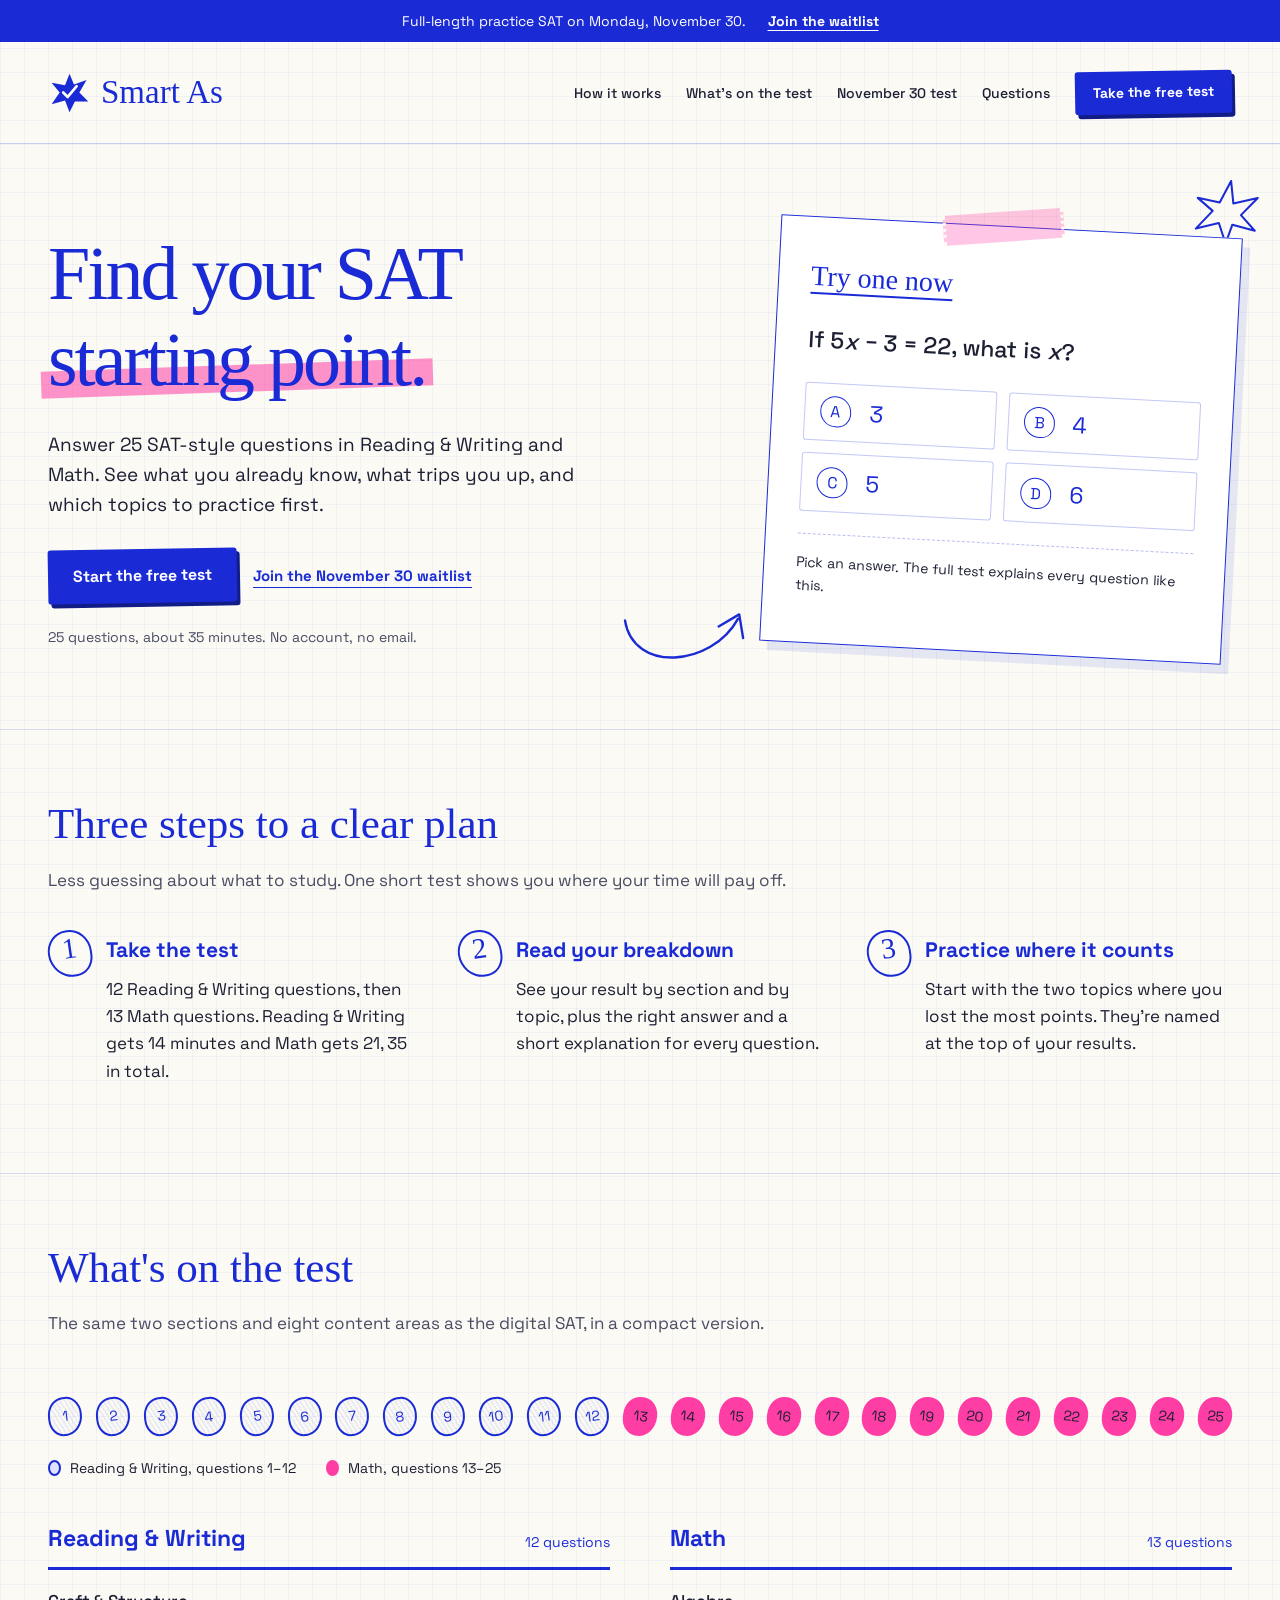
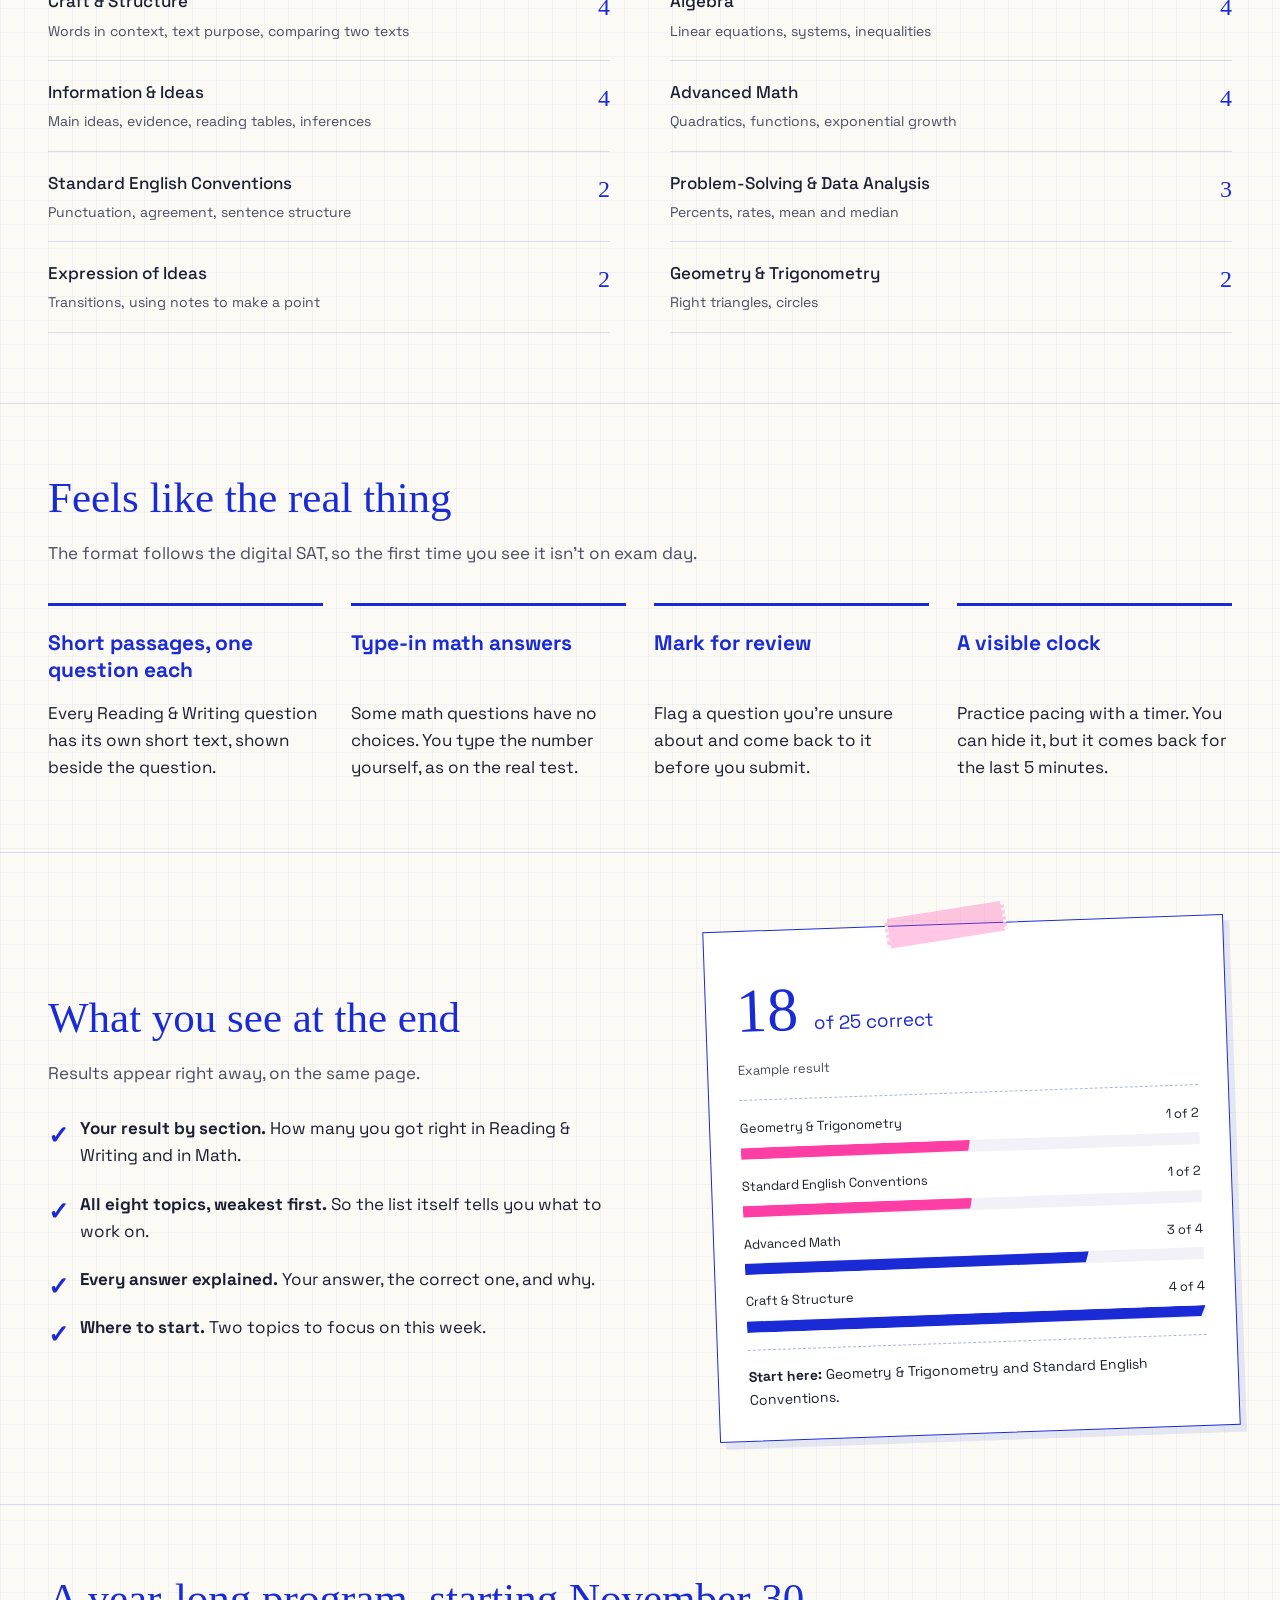
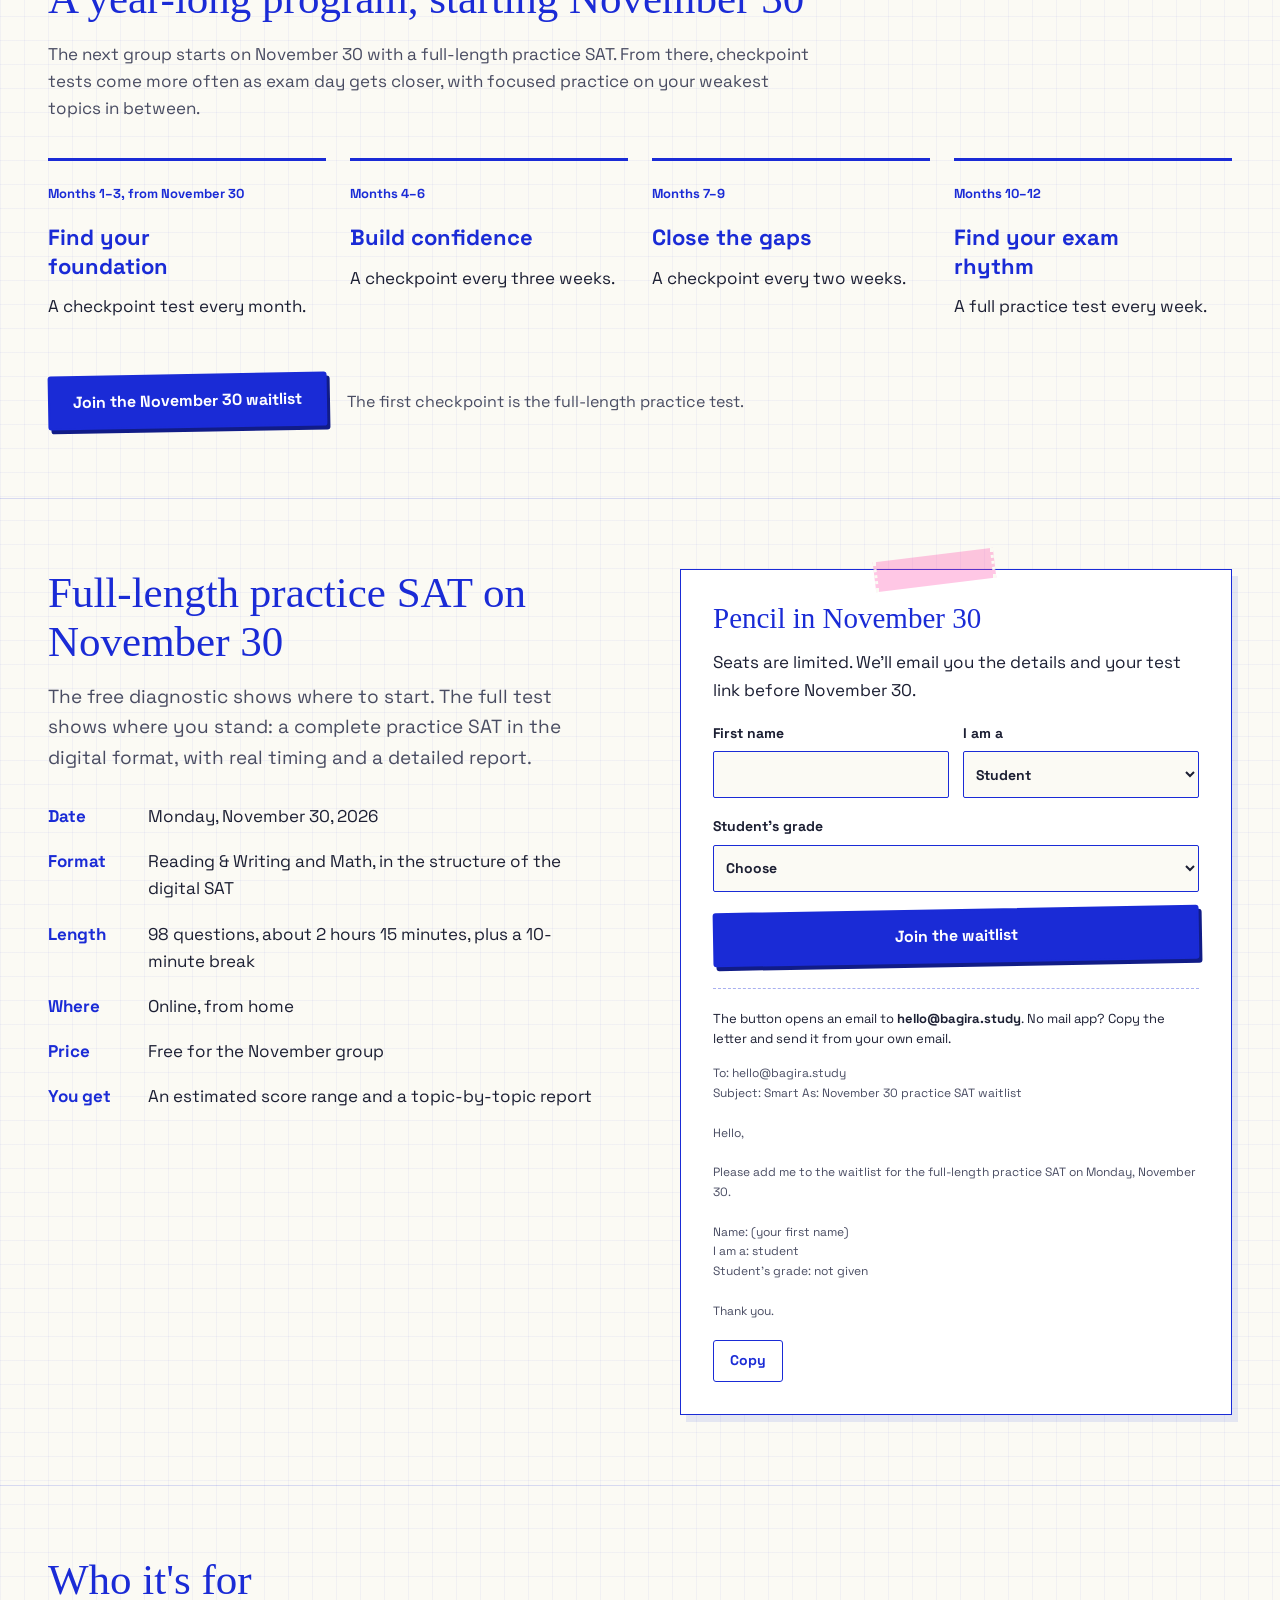
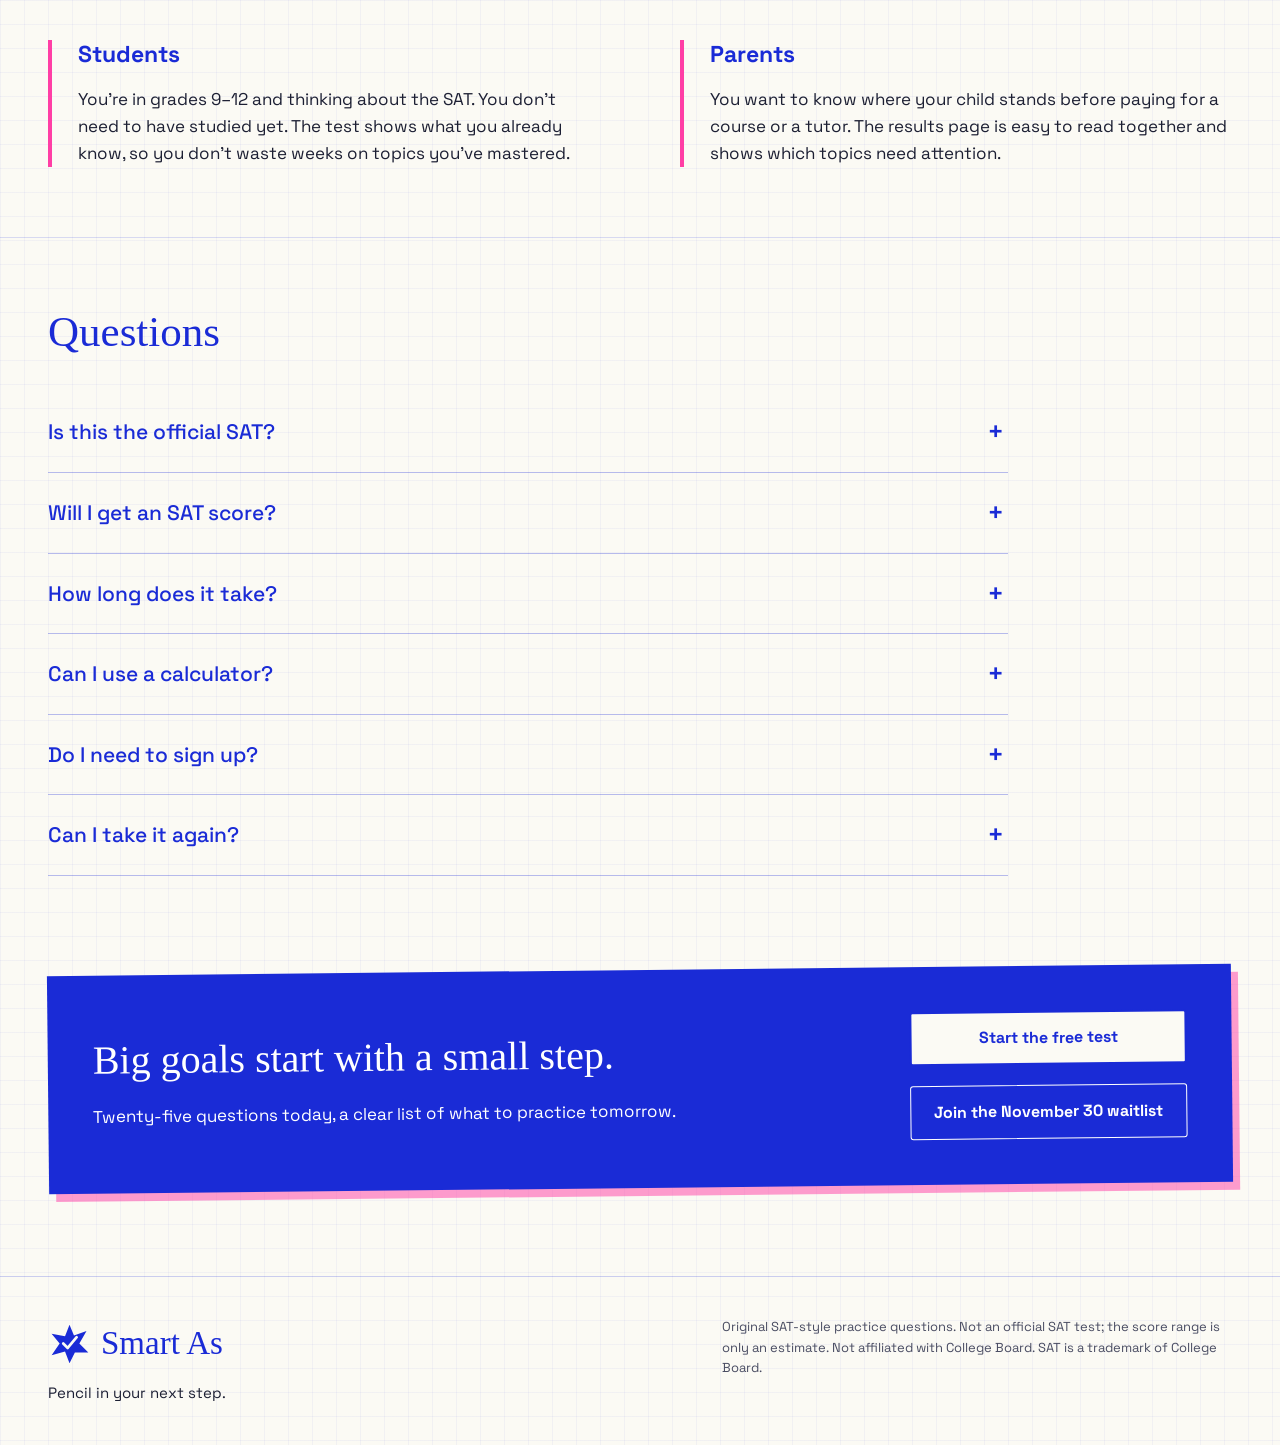
<file: docs/designs/smart-as/A.html>
<!doctype html>
<html lang="en"><head><meta charset="utf-8"><meta name="viewport" content="width=device-width,initial-scale=1"><title>Smart As — Find your SAT starting point</title><link href="https://fonts.googleapis.com/css2?family=Permanent+Marker&family=Space+Grotesk:wght@400;500;600;700&display=swap" rel="stylesheet"><style>
:root{--paper:#fbfaf4;--ink:#1a2bd6;--text:#1c1f33;--surface:#fff;--pink:#ff3ea5;--muted:#494c62;--ink-soft:#dfe3ff;--pencil:#ff3ea5;--on-ink:#fff}*{box-sizing:border-box}html{scroll-behavior:smooth;scroll-padding-top:28px}body{margin:0;background-color:var(--paper);background-image:linear-gradient(#1a2bd60b 1px,transparent 1px),linear-gradient(90deg,#1a2bd60b 1px,transparent 1px);background-size:24px 24px;color:var(--text);font:17px/1.6 'Space Grotesk',sans-serif}a{color:inherit}button,input,select{font:inherit}button,a,input,select,summary{-webkit-tap-highlight-color:transparent}button,a,summary{touch-action:manipulation}button{cursor:pointer}a:focus-visible,button:focus-visible,input:focus-visible,select:focus-visible,summary:focus-visible{outline:3px solid var(--pink);outline-offset:5px}.wrap{width:min(1200px,calc(100% - 96px));margin:auto}p{margin:0 0 18px}h1,h2,h3{color:var(--ink);margin:0;line-height:1.12}h1,h2,.logo,.try-label,.mock-score{font-family:'Permanent Marker',cursive;font-weight:400}h1{font-size:76px;letter-spacing:-3px;max-width:700px;line-height:1.12}h2{font-size:43px;max-width:810px}h3{font-size:23px;font-weight:700;line-height:1.3}.announce{background:var(--ink);color:white;font-size:14px;padding:10px 0}.announce .wrap{display:flex;justify-content:center;gap:22px}.announce a{font-weight:700;text-underline-offset:4px}.site-head{border-bottom:1px solid #1a2bd637}.head-row{display:flex;align-items:center;justify-content:space-between;gap:25px;padding:24px 0}.logo{display:inline-flex;align-items:center;gap:10px;text-decoration:none;color:var(--ink);font-size:33px;white-space:nowrap}.logo svg{width:43px;height:43px}.nav{display:flex;gap:25px;align-items:center;font-size:14px;font-weight:500}.link{text-decoration:none}.link:hover{color:var(--ink);text-decoration:underline;text-underline-offset:6px}.btn{display:inline-flex;align-items:center;justify-content:center;min-height:54px;padding:13px 23px;border:2px solid var(--ink);border-radius:3px;color:var(--ink);font-size:16px;font-weight:700;text-decoration:none;line-height:1.35;background:white;box-shadow:3px 4px 0 var(--ink);transition:transform .15s,box-shadow .15s}.btn:hover{transform:translate(2px,2px);box-shadow:1px 2px 0 var(--ink)}.btn-primary{background:var(--ink);color:white;box-shadow:3px 4px 0 #111c87;transform:rotate(-1deg)}.btn-small{font-size:14px;min-height:42px;padding:10px 16px}.btn-ghost{background:transparent;box-shadow:none;border-width:1.5px}.hero{padding:82px 0 76px}.hero-grid{display:grid;grid-template-columns:1.4fr 1fr;gap:75px;align-items:center;position:relative}.highlight{position:relative;isolation:isolate;white-space:nowrap}.highlight:before{content:"";position:absolute;left:-7px;right:-8px;bottom:9px;height:27px;background:var(--pink);opacity:.55;transform:rotate(-2deg);z-index:-1}.hero-lede{font-size:19px;max-width:570px;margin:28px 0}.hero-actions{display:flex;flex-wrap:wrap;gap:16px}.hero-actions .btn-ghost{padding-left:0;border:0;box-shadow:none;font-size:15px;text-decoration:underline;text-underline-offset:6px}.hero-meta{font-size:14px;color:var(--muted);margin:23px 0 0}.try{position:relative;background:#fff;padding:37px 32px 24px;transform:rotate(3deg);border:1.5px solid var(--ink);box-shadow:8px 9px 0 #1a2bd619;z-index:1}.try:before,.mock:before,.wl-card:before{content:"";position:absolute;top:-15px;left:35%;width:115px;height:30px;background:#ff3ea54a;transform:rotate(-7deg);border-left:3px dotted #fbfaf4;border-right:3px dotted #fbfaf4}.try-label{font-size:28px;color:var(--ink);margin:0 0 22px;text-decoration:underline;text-decoration-thickness:2px;text-underline-offset:7px}.try-q{font-size:23px;margin-bottom:24px;font-weight:500}.try-choices{display:grid;grid-template-columns:1fr 1fr;gap:12px}.try-choice{display:flex;align-items:center;gap:18px;border:1px solid #1a2bd642;background:#fff;padding:10px 15px;color:var(--ink);border-radius:3px}.bubble{display:grid;place-items:center;width:31px;height:31px;border:1.5px solid var(--ink);border-radius:48% 53% 44% 52%;font-size:16px}.val{font-size:23px}.try-choice:hover{background:#f1f2ff}.try-choice.is-right{background:var(--ink);color:#fff}.is-right .bubble{border-color:#fff}.try-choice.is-wrong{border:2px solid var(--pink)}.try-feedback{border-top:1px dashed #1a2bd64f;margin:22px 0 0;padding-top:17px;font-size:14px;min-height:85px}.doodle{position:absolute;fill:none;stroke:var(--ink);stroke-width:3;stroke-linecap:round;stroke-linejoin:round;pointer-events:none}.star{width:68px;right:-29px;top:-48px;transform:rotate(10deg)}.arrow{width:127px;left:49%;bottom:-25px;transform:rotate(-15deg)}.block{padding:70px 0;border-top:1px solid #1a2bd629}.sec-head{margin-bottom:36px}.sec-head p{max-width:770px;margin:18px 0 0;color:var(--muted)}.steps{display:grid;grid-template-columns:repeat(3,1fr);gap:45px;counter-reset:step}.step{position:relative;padding:6px 0 0 58px;counter-increment:step}.step:before{content:counter(step);position:absolute;left:0;top:0;width:40px;height:43px;border:2px solid var(--ink);border-radius:47% 51% 42% 55%;font:29px 'Permanent Marker';text-align:center;color:var(--ink);transform:rotate(-8deg)}.step h3{margin-bottom:13px;font-size:21px}.step p{font-size:16px}.sheet{padding:24px 0 30px}.sheet-row{display:flex;gap:9px;justify-content:space-between}.sheet-bubble{width:34px;height:39px;display:grid;place-items:center;border:2px solid var(--ink);border-radius:48% 45% 52% 44%;font-size:14px;color:var(--ink);background:repeating-linear-gradient(65deg,#1a2bd612 0px,#1a2bd612 2px,transparent 2px,transparent 4px);transform:rotate(-7deg)}.sheet-bubble.math{background:var(--pink);border-color:var(--pink);color:var(--text);transform:rotate(6deg)}.legend{display:flex;gap:30px;font-size:14px;margin-top:21px}.legend span{display:flex;align-items:center;gap:9px}.legend i{display:inline-block;width:13px;height:16px;border-radius:50%}.halves{display:grid;grid-template-columns:1fr 1fr;gap:60px}.half h3{padding:14px 0;border-bottom:3px solid var(--ink)}.half h3 small{float:right;font:14px 'Space Grotesk';margin-top:9px}.topic-list{padding:0;margin:0;list-style:none}.topic-list li{display:flex;justify-content:space-between;gap:15px;padding:18px 0;border-bottom:1px solid #1a2bd629;font-weight:500}.topic-list em{display:block;font-size:14px;font-style:normal;color:var(--muted);font-weight:400;margin-top:4px}.topic-list li>span:last-child{font-family:'Permanent Marker';font-size:24px;color:var(--ink)}.features{display:grid;grid-template-columns:repeat(4,1fr);gap:28px}.feature{border-top:3px solid var(--ink);padding-top:23px}.feature h3{font-size:21px;min-height:57px}.feature p{font-size:16px;margin:14px 0 0}.preview-grid{display:grid;grid-template-columns:1.1fr 1fr;gap:90px;align-items:center}.check-list{list-style:none;padding:0;margin:0}.check-list li{padding:0 0 21px 32px;position:relative}.check-list li:before{content:'✓';position:absolute;left:0;color:var(--ink);font-size:25px;font-weight:700}.mock{background:white;border:1.5px solid var(--ink);position:relative;padding:30px;transform:rotate(-2deg);box-shadow:6px 7px 0 #1a2bd619}.mock-score{font-size:62px;color:var(--ink)}.mock-score small{font:19px 'Space Grotesk'}.mock-sub{font-size:13px;color:var(--muted);border-bottom:1px dashed #1a2bd65f;padding-bottom:18px}.bar-label{display:flex;justify-content:space-between;gap:12px;font-size:13px;margin-bottom:8px}.bar-label span:last-child{white-space:nowrap}.bar-row{margin-bottom:17px}.bar{height:12px;background:#f1f1f7}.bar span{display:block;height:100%;background:var(--ink);clip-path:polygon(0 5%,100% 0,99% 90%,0 100%)}.bar.low span{background:var(--pink)}.mock-tip{font-size:14px;padding-top:15px;border-top:1px dashed #1a2bd65f;margin:0}.plan{display:grid;grid-template-columns:repeat(4,1fr);gap:24px}.phase{padding:23px 0 0;border-top:3px solid var(--ink)}.months{font-size:13px;font-weight:700;color:var(--ink)}.phase h3{font-size:22px;margin-bottom:13px;max-width:190px}.phase>p:last-child{font-size:16px}.btn-row{display:flex;flex-wrap:wrap;gap:20px}.event-grid{display:grid;grid-template-columns:1fr 1fr;gap:80px;align-items:start}.facts{display:grid;grid-template-columns:85px 1fr;gap:18px 15px;margin-top:30px;font-size:16px}.facts dt{font-weight:700;color:var(--ink)}.facts dd{margin:0}.wl-card{background:white;border:1.5px solid var(--ink);padding:32px;position:relative;box-shadow:6px 7px 0 #1a2bd619}.wl-card h3{font:29px 'Permanent Marker';margin-bottom:14px}.wl-card>p{font-size:16px}.field-row{display:grid;grid-template-columns:1fr 1fr;gap:14px}.f{display:flex;flex-direction:column;font-size:14px;font-weight:700;margin-bottom:17px;gap:7px}input,select{width:100%;min-width:0;height:47px;border:1px solid var(--ink);border-radius:2px;background:#fbfaf4;padding:8px;color:var(--text)}.wl-form .btn{width:100%}.form-error{color:var(--ink);font-weight:700;font-size:14px}.form-error:empty{display:none}.wl-mail{border-top:1px dashed #1a2bd65f;margin-top:25px;padding-top:20px;font-size:13px}.wl-mail p{margin-bottom:14px}.wl-letter{white-space:pre-wrap;overflow-wrap:anywhere;font:12px/1.65 'Space Grotesk';margin:0 0 18px;color:var(--muted)}.audience{display:grid;grid-template-columns:1fr 1fr;gap:80px}.aud{border-left:4px solid var(--pink);padding-left:26px}.aud h3{margin-bottom:16px}.aud p{margin:0}.faq{max-width:960px}details{border-bottom:1px solid #1a2bd64f}summary{cursor:pointer;padding:23px 40px 23px 0;font-size:21px;font-weight:500;color:var(--ink);position:relative;list-style:none}summary::-webkit-details-marker{display:none}summary:after{content:'+';position:absolute;right:4px;font-size:28px;top:17px}details[open] summary:after{content:'−'}details p{max-width:850px;margin:0 0 24px}.final{padding:45px;background:var(--ink);color:white;display:grid;grid-template-columns:1fr 300px;gap:45px;align-items:center;transform:rotate(-.6deg);box-shadow:7px 8px 0 #ff3ea580}.final h2{color:white;font-size:40px}.final p{margin:20px 0 0}.final .btn-row{flex-direction:column;align-items:stretch}.final .btn{background:var(--paper);color:var(--ink);box-shadow:none}.final .btn-ghost{background:transparent}.site-foot{border-top:1px solid #1a2bd637;padding:40px 0}.foot-row{display:flex;justify-content:space-between;gap:60px}.foot-row>p{max-width:510px;font-size:13px;color:var(--muted);margin:0}.foot-row>div>p{margin:8px 0 0;font-size:15px}
@media(min-width:1000px){.step p,.feature p,.phase>p:last-child,.facts,.wl-card>p{font-size:17px}}
@media(max-width:1100px){.wrap{width:calc(100% - 64px)}.nav{gap:15px}.nav .link{font-size:12px}h1{font-size:60px}.hero-grid{gap:40px}.hero-actions{gap:9px}.sheet-row{gap:5px}.sheet-bubble{width:30px}.event-grid,.preview-grid{gap:45px}}
@media(max-width:760px){.wrap{width:calc(100% - 40px)}.announce{font-size:11px;padding:10px 0}.announce .wrap{gap:4px;flex-direction:column;align-items:center}.head-row{padding:18px 0;gap:16px;flex-wrap:wrap}.logo{font-size:29px}.logo svg{width:35px;height:35px}.nav{width:100%;flex-wrap:wrap;justify-content:space-between;gap:12px 15px}.nav .link{font-size:12px}.nav .btn{position:absolute;right:20px;top:83px;font-size:11px;min-height:35px;padding:8px 10px}.hero{padding:47px 0 45px}.hero-grid{grid-template-columns:1fr;gap:52px}h1{font-size:49px;letter-spacing:-1.6px;max-width:345px}.highlight:before{height:19px;bottom:4px;left:-2px;right:-2px}.hero-lede{font-size:17px;margin:23px 0}.hero-actions{gap:13px}.hero-actions .btn-primary{width:100%}.hero-actions .btn-ghost{margin:auto;font-size:14px;min-height:35px}.hero-meta{font-size:12px;margin-top:15px;text-align:center}.try{transform:rotate(1.5deg);margin:0 6px;padding:29px 23px 22px}.try-q{font-size:21px}.star{width:43px;right:1px;top:400px;z-index:2}.arrow{display:none}.block{padding:45px 0}h2{font-size:33px}.sec-head{margin-bottom:28px}.sec-head p{font-size:16px}.steps,.halves,.features,.preview-grid,.plan,.event-grid,.audience{grid-template-columns:1fr;gap:28px}.step{padding-left:56px}.step p{margin-bottom:0}.sheet{padding:0 0 26px}.sheet-row{display:grid;grid-template-columns:repeat(13,1fr);gap:8px 3px}.sheet-bubble{width:100%;height:29px;font-size:11px}.legend{gap:9px;flex-direction:column;font-size:12px}.half h3{font-size:20px}.half h3 small{font-size:12px;margin-top:7px}.topic-list li{font-size:16px}.topic-list em{font-size:13px}.features{grid-template-columns:1fr 1fr;gap:25px 20px}.feature h3{font-size:18px;min-height:68px}.feature p{font-size:15px}.preview-grid{gap:30px}.mock{margin:0 6px;padding:24px}.bar-label{font-size:11px}.plan{gap:20px}.phase{padding-top:16px}.phase h3{max-width:none}.months{margin-bottom:7px}.phase p:last-child{margin:0}.btn-row .btn{width:100%;font-size:14px}.event-grid{gap:42px}.facts{font-size:15px;grid-template-columns:65px 1fr;gap:16px 12px}.wl-card{padding:24px 20px}.wl-card h3{font-size:25px}.wl-letter{font-size:11px}.audience{gap:30px}.aud{padding-left:19px}.aud p{font-size:16px}summary{font-size:18px;padding-top:20px;padding-bottom:20px}details p{font-size:16px}.final{grid-template-columns:1fr;padding:28px 23px;gap:25px;transform:none}.final h2{font-size:32px}.final p{font-size:16px}.final .btn-row{justify-self:stretch!important;width:100%}.foot-row{flex-direction:column;gap:25px}.foot-row>p{font-size:12px}}
@media(prefers-reduced-motion:reduce){html{scroll-behavior:auto}.btn{transition:none}}
</style></head><body><div id="landing">
<div class="announce"><div class="wrap"><span>Full-length practice SAT on Monday, November 30.</span><a href="#practice">Join the waitlist</a></div></div>
<header class="site-head" id="siteHead">
  <div class="wrap head-row">
    <a class="logo" href="#top"><svg viewBox="0 0 48 48" aria-hidden="true"><path d="M24 3 29 15 43 10 35 24 45 34 30 34 24 46 19 33 4 37 13 24 4 13 19 16Z" fill="currentColor"/><path d="m17 24 5 5 10-12" fill="none" stroke="#FBFAF4" stroke-width="3" stroke-linecap="round" stroke-linejoin="round"/></svg>Smart As</a>
    <nav class="nav" aria-label="Main">
      <a class="link" href="#how">How it works</a>
      <a class="link" href="#inside">What's on the test</a>
      <a class="link" href="#practice">November 30 test</a>
      <a class="link" href="#faq">Questions</a>
      <a class="btn btn-primary btn-small" href="#" data-start>Take the free test</a>
    </nav>
  </div>
</header>

<main id="top">
  <section class="hero">
    <div class="wrap hero-grid">
      <div>
        <h1>Find your SAT <span class="highlight">starting point.</span></h1>
        <p class="hero-lede">Answer 25 SAT-style questions in Reading &amp; Writing and Math. See what you already know, what trips you up, and which topics to practice first.</p>
        <div class="hero-actions">
          <a class="btn btn-primary" href="#" data-start>Start the free test</a>
          <a class="btn btn-ghost" href="#practice">Join the November 30 waitlist</a>
        </div>
        <p class="hero-meta">25 questions, about 35 minutes. No account, no email.</p>
      </div>

      <svg class="doodle star" viewBox="0 0 100 100" aria-hidden="true"><path d="m48 4 9 32 34-14-20 29 24 19-34-3-5 29-15-28-32 14 20-30-25-15 33 1Z"/></svg><svg class="doodle arrow" viewBox="0 0 160 100" aria-hidden="true"><path d="M5 6C-2 73 95 91 143 41M117 44l29-8-3 30"/></svg><div class="try" aria-labelledby="tryTitle">
        <p class="try-label" id="tryTitle">Try one now</p>
        <p class="try-q">If 5<i>x</i> − 3 = 22, what is <i>x</i>?</p>
        <div class="try-choices" role="group" aria-label="Answer choices">
          <button class="try-choice" data-v="A"><span class="bubble">A</span><span class="val">3</span></button>
          <button class="try-choice" data-v="B"><span class="bubble">B</span><span class="val">4</span></button>
          <button class="try-choice" data-v="C"><span class="bubble">C</span><span class="val">5</span></button>
          <button class="try-choice" data-v="D"><span class="bubble">D</span><span class="val">6</span></button>
        </div>
        <p class="try-feedback" id="tryFeedback" aria-live="polite">Pick an answer. The full test explains every question like this.</p>
      </div>
    </div>
  </section>

  <section class="block" id="how">
    <div class="wrap">
      <div class="sec-head">
        <h2>Three steps to a clear plan</h2>
        <p>Less guessing about what to study. One short test shows you where your time will pay off.</p>
      </div>
      <div class="steps">
        <div class="step"><h3>Take the test</h3><p>12 Reading &amp; Writing questions, then 13 Math questions. Reading &amp; Writing gets 14 minutes and Math gets 21, 35 in total.</p></div>
        <div class="step"><h3>Read your breakdown</h3><p>See your result by section and by topic, plus the right answer and a short explanation for every question.</p></div>
        <div class="step"><h3>Practice where it counts</h3><p>Start with the two topics where you lost the most points. They're named at the top of your results.</p></div>
      </div>
    </div>
  </section>

  <section class="block" id="inside">
    <div class="wrap">
      <div class="sec-head">
        <h2>What's on the test</h2>
        <p>The same two sections and eight content areas as the digital SAT, in a compact version.</p>
      </div>

      <div class="sheet" aria-label="Answer sheet: questions 1 to 12 are Reading and Writing, 13 to 25 are Math">
        <div class="sheet-row" id="sheetRow"><span class="sheet-bubble rw">1</span><span class="sheet-bubble rw">2</span><span class="sheet-bubble rw">3</span><span class="sheet-bubble rw">4</span><span class="sheet-bubble rw">5</span><span class="sheet-bubble rw">6</span><span class="sheet-bubble rw">7</span><span class="sheet-bubble rw">8</span><span class="sheet-bubble rw">9</span><span class="sheet-bubble rw">10</span><span class="sheet-bubble rw">11</span><span class="sheet-bubble rw">12</span><span class="sheet-bubble math">13</span><span class="sheet-bubble math">14</span><span class="sheet-bubble math">15</span><span class="sheet-bubble math">16</span><span class="sheet-bubble math">17</span><span class="sheet-bubble math">18</span><span class="sheet-bubble math">19</span><span class="sheet-bubble math">20</span><span class="sheet-bubble math">21</span><span class="sheet-bubble math">22</span><span class="sheet-bubble math">23</span><span class="sheet-bubble math">24</span><span class="sheet-bubble math">25</span></div>
        <div class="legend">
          <span><i style="background:var(--ink-soft);border:2px solid var(--ink)"></i>Reading &amp; Writing, questions 1–12</span>
          <span><i style="background:var(--pencil)"></i>Math, questions 13–25</span>
        </div>
      </div>

      <div class="halves">
        <div class="half">
          <h3>Reading &amp; Writing <small>12 questions</small></h3>
          <ul class="topic-list">
            <li><span>Craft &amp; Structure<em>Words in context, text purpose, comparing two texts</em></span><span>4</span></li>
            <li><span>Information &amp; Ideas<em>Main ideas, evidence, reading tables, inferences</em></span><span>4</span></li>
            <li><span>Standard English Conventions<em>Punctuation, agreement, sentence structure</em></span><span>2</span></li>
            <li><span>Expression of Ideas<em>Transitions, using notes to make a point</em></span><span>2</span></li>
          </ul>
        </div>
        <div class="half">
          <h3>Math <small>13 questions</small></h3>
          <ul class="topic-list">
            <li><span>Algebra<em>Linear equations, systems, inequalities</em></span><span>4</span></li>
            <li><span>Advanced Math<em>Quadratics, functions, exponential growth</em></span><span>4</span></li>
            <li><span>Problem-Solving &amp; Data Analysis<em>Percents, rates, mean and median</em></span><span>3</span></li>
            <li><span>Geometry &amp; Trigonometry<em>Right triangles, circles</em></span><span>2</span></li>
          </ul>
        </div>
      </div>
    </div>
  </section>

  <section class="block">
    <div class="wrap">
      <div class="sec-head">
        <h2>Feels like the real thing</h2>
        <p>The format follows the digital SAT, so the first time you see it isn't on exam day.</p>
      </div>
      <div class="features">
        <div class="feature"><h3>Short passages, one question each</h3><p>Every Reading &amp; Writing question has its own short text, shown beside the question.</p></div>
        <div class="feature"><h3>Type-in math answers</h3><p>Some math questions have no choices. You type the number yourself, as on the real test.</p></div>
        <div class="feature"><h3>Mark for review</h3><p>Flag a question you're unsure about and come back to it before you submit.</p></div>
        <div class="feature"><h3>A visible clock</h3><p>Practice pacing with a timer. You can hide it, but it comes back for the last 5 minutes.</p></div>
      </div>
    </div>
  </section>

  <section class="block">
    <div class="wrap preview-grid">
      <div>
        <div class="sec-head" style="margin-bottom:28px">
          <h2>What you see at the end</h2>
          <p>Results appear right away, on the same page.</p>
        </div>
        <ul class="check-list">
          <li><b>Your result by section.</b> How many you got right in Reading &amp; Writing and in Math.</li>
          <li><b>All eight topics, weakest first.</b> So the list itself tells you what to work on.</li>
          <li><b>Every answer explained.</b> Your answer, the correct one, and why.</li>
          <li><b>Where to start.</b> Two topics to focus on this week.</li>
        </ul>
      </div>
      <div class="mock" aria-label="Example of a results screen">
        <div class="mock-score">18 <small>of 25 correct</small></div>
        <p class="mock-sub">Example result</p>
        <div class="bar-row"><div class="bar-label"><span>Geometry &amp; Trigonometry</span><span>1 of 2</span></div><div class="bar low"><span style="width:50%"></span></div></div>
        <div class="bar-row"><div class="bar-label"><span>Standard English Conventions</span><span>1 of 2</span></div><div class="bar low"><span style="width:50%"></span></div></div>
        <div class="bar-row"><div class="bar-label"><span>Advanced Math</span><span>3 of 4</span></div><div class="bar"><span style="width:75%"></span></div></div>
        <div class="bar-row"><div class="bar-label"><span>Craft &amp; Structure</span><span>4 of 4</span></div><div class="bar"><span style="width:100%"></span></div></div>
        <p class="mock-tip"><b>Start here:</b> Geometry &amp; Trigonometry and Standard English Conventions.</p>
      </div>
    </div>
  </section>

  <section class="block">
    <div class="wrap">
      <div class="sec-head">
        <h2>A year-long program, starting November 30</h2>
        <p>The next group starts on November 30 with a full-length practice SAT. From there, checkpoint tests come more often as exam day gets closer, with focused practice on your weakest topics in between.</p>
      </div>
      <div class="plan">
        <div class="phase"><p class="months">Months 1–3, from November 30</p><h3>Find your foundation</h3><p>A checkpoint test every month.</p></div>
        <div class="phase"><p class="months">Months 4–6</p><h3>Build confidence</h3><p>A checkpoint every three weeks.</p></div>
        <div class="phase"><p class="months">Months 7–9</p><h3>Close the gaps</h3><p>A checkpoint every two weeks.</p></div>
        <div class="phase"><p class="months">Months 10–12</p><h3>Find your exam rhythm</h3><p>A full practice test every week.</p></div>
      </div>
      <div class="btn-row" style="margin-top:36px;align-items:center">
        <a class="btn btn-primary" href="#practice">Join the November 30 waitlist</a>
        <span style="color:var(--muted);font-size:16px">The first checkpoint is the full-length practice test.</span>
      </div>
    </div>
  </section>

  <section class="block" id="practice">
    <div class="wrap event-grid">
      <div>
        <h2>Full-length practice SAT on November 30</h2>
        <p style="margin-top:16px;color:var(--muted);font-size:19px">The free diagnostic shows where to start. The full test shows where you stand: a complete practice SAT in the digital format, with real timing and a detailed report.</p>
        <dl class="facts">
          <dt>Date</dt><dd>Monday, November 30, 2026</dd>
          <dt>Format</dt><dd>Reading &amp; Writing and Math, in the structure of the digital SAT</dd>
          <dt>Length</dt><dd>98 questions, about 2 hours 15 minutes, plus a 10-minute break</dd>
          <dt>Where</dt><dd>Online, from home</dd>
          <dt>Price</dt><dd>Free for the November group</dd>
          <dt>You get</dt><dd>An estimated score range and a topic-by-topic report</dd>
        </dl>
      </div>
      <div class="wl-card">
        <h3>Pencil in November 30</h3>
        <p>Seats are limited. We'll email you the details and your test link before November 30.</p>
        <div data-wl="landing"><form class="wl-form" novalidate>
    <div class="field-row">
      <label class="f">First name<input name="name" autocomplete="given-name" required></label>
      <label class="f">I am a<select name="role"><option value="student">Student</option><option value="parent">Parent</option></select></label>
    </div>
    <label class="f">Student's grade<select name="grade"><option value="">Choose</option><option>9</option><option>10</option><option>11</option><option>12</option><option value="other">Other</option></select></label>
    <p class="form-error" role="alert"></p>
    <button class="btn btn-primary" type="submit">Join the waitlist</button>
  </form>
  <div class="wl-mail">
    <p>The button opens an email to <b>hello@bagira.study</b>. No mail app? Copy the letter and send it from your own email.</p>
    <pre class="wl-letter" data-letter>To: hello@bagira.study
Subject: Smart As: November 30 practice SAT waitlist

Hello,

Please add me to the waitlist for the full-length practice SAT on Monday, November 30.

Name: (your first name)
I am a: student
Student's grade: not given

Thank you.</pre>
    <button class="btn btn-ghost btn-small wl-copy" type="button" data-copy>Copy</button>
  </div></div>
      </div>
    </div>
  </section>

  <section class="block">
    <div class="wrap">
      <div class="sec-head"><h2>Who it's for</h2></div>
      <div class="audience">
        <div class="aud"><h3>Students</h3><p>You're in grades 9–12 and thinking about the SAT. You don't need to have studied yet. The test shows what you already know, so you don't waste weeks on topics you've mastered.</p></div>
        <div class="aud"><h3>Parents</h3><p>You want to know where your child stands before paying for a course or a tutor. The results page is easy to read together and shows which topics need attention.</p></div>
      </div>
    </div>
  </section>

  <section class="block" id="faq">
    <div class="wrap">
      <div class="sec-head"><h2>Questions</h2></div>
      <div class="faq">
        <details><summary>Is this the official SAT?</summary><p>No. These are original SAT-style questions written by our team. They follow the content areas of the digital SAT. We are not affiliated with College Board.</p></details>
        <details><summary>Will I get an SAT score?</summary><p>Yes, an approximate score range for each section on the 200–800 scale, clearly marked as approximate, because 25 questions give only a rough estimate. You'll also see how many you got right in each topic, which is what you need to decide what to study.</p></details>
        <details><summary>How long does it take?</summary><p>About 35 minutes: 14 minutes for Reading &amp; Writing and 21 minutes for Math.</p></details>
        <details><summary>Can I use a calculator?</summary><p>Yes. A scientific calculator and a reference sheet are built into the Math section.</p></details>
        <details><summary>Do I need to sign up?</summary><p>No. You don't need an account or an email address. Your answers stay in your browser.</p></details>
        <details><summary>Can I take it again?</summary><p>Yes. Keep in mind the questions are the same, so a second attempt mostly measures what you remember from the explanations.</p></details>
      </div>
    </div>
  </section>

  <section style="padding:24px 0 88px">
    <div class="wrap">
      <div class="final">
        <div>
          <h2>Big goals start with a small step.</h2>
          <p>Twenty-five questions today, a clear list of what to practice tomorrow.</p>
        </div>
        <div class="btn-row" style="justify-self:end">
          <a class="btn" href="#" data-start>Start the free test</a>
          <a class="btn btn-ghost" href="#practice" style="color:var(--on-ink);border-color:var(--on-ink)">Join the November 30 waitlist</a>
        </div>
      </div>
    </div>
  </section>
</main>

<footer class="site-foot">
  <div class="wrap foot-row">
    <div>
      <a class="logo" href="#top"><svg viewBox="0 0 48 48" aria-hidden="true"><path d="M24 3 29 15 43 10 35 24 45 34 30 34 24 46 19 33 4 37 13 24 4 13 19 16Z" fill="currentColor"/><path d="m17 24 5 5 10-12" fill="none" stroke="#FBFAF4" stroke-width="3" stroke-linecap="round" stroke-linejoin="round"/></svg>Smart As</a>
      <p>Pencil in your next step.</p>
    </div>
    <p>Original SAT-style practice questions. Not an official SAT test; the score range is only an estimate. Not affiliated with College Board. SAT is a trademark of College Board.</p>
  </div>
</footer>
</div>
<script>const $=s=>document.querySelector(s);document.querySelectorAll(".try-choice").forEach(btn => {
  btn.addEventListener("click", () => {
    document.querySelectorAll(".try-choice").forEach(b => b.classList.remove("is-right", "is-wrong"));
    const ok = btn.dataset.v === "C";
    btn.classList.add(ok ? "is-right" : "is-wrong");
    if (!ok) document.querySelector('.try-choice[data-v="C"]').classList.add("is-right");
    $("#tryFeedback").innerHTML = ok
      ? "<strong>Correct.</strong> Add 3 to both sides to get 5<i>x</i> = 25, then divide by 5: <i>x</i> = 5."
      : "<strong>Not quite. The answer is 5.</strong> Add 3 to both sides to get 5<i>x</i> = 25, then divide by 5.";
  });
});

// Waitlist form. Submitting opens the visitor's mail app with a ready letter to hello@bagira.study.
// Nothing is stored. The address and the letter stay visible under the button, with a Copy button.
const WAITLIST_ADDRESS = "hello@bagira.study";
const SUBJECT = "Smart As: November 30 practice SAT waitlist";


function buildLetter({ name, role, grade, extra }) {
  const lines = [
    "Hello,",
    "",
    "Please add me to the waitlist for the full-length practice SAT on Monday, November 30.",
    "",
    `Name: ${name || "(your first name)"}`,
    `I am a: ${role}`,
    `Student's grade: ${grade || "not given"}`,
  ];
  if (extra) lines.push("", extra);
  lines.push("", "Thank you.");
  return lines.join("\n");
}

function mailtoHref(letter) {
  return `mailto:${WAITLIST_ADDRESS}?subject=${encodeURIComponent(SUBJECT)}&body=${encodeURIComponent(letter)}`;
}

const el=document.querySelector('[data-wl]');
const f=el.querySelector('form'),pre=el.querySelector('[data-letter]'),err=el.querySelector('.form-error'),copyBtn=el.querySelector('[data-copy]');
const letter=()=>buildLetter({name:f.elements.name.value.trim(),role:f.elements.role.value,grade:f.elements.grade.value});
f.addEventListener('input',()=>{pre.textContent=`To: ${WAITLIST_ADDRESS}\nSubject: ${SUBJECT}\n\n${letter()}`});
f.addEventListener('submit',e=>{e.preventDefault();if(!f.elements.name.value.trim()){err.textContent='Enter your first name.';f.elements.name.focus();return}err.textContent='';window.location.href=mailtoHref(letter())});
copyBtn.addEventListener('click',async()=>{await navigator.clipboard.writeText(pre.textContent);copyBtn.textContent='Copied';setTimeout(()=>copyBtn.textContent='Copy',1500)});
</script></body></html>
</file>
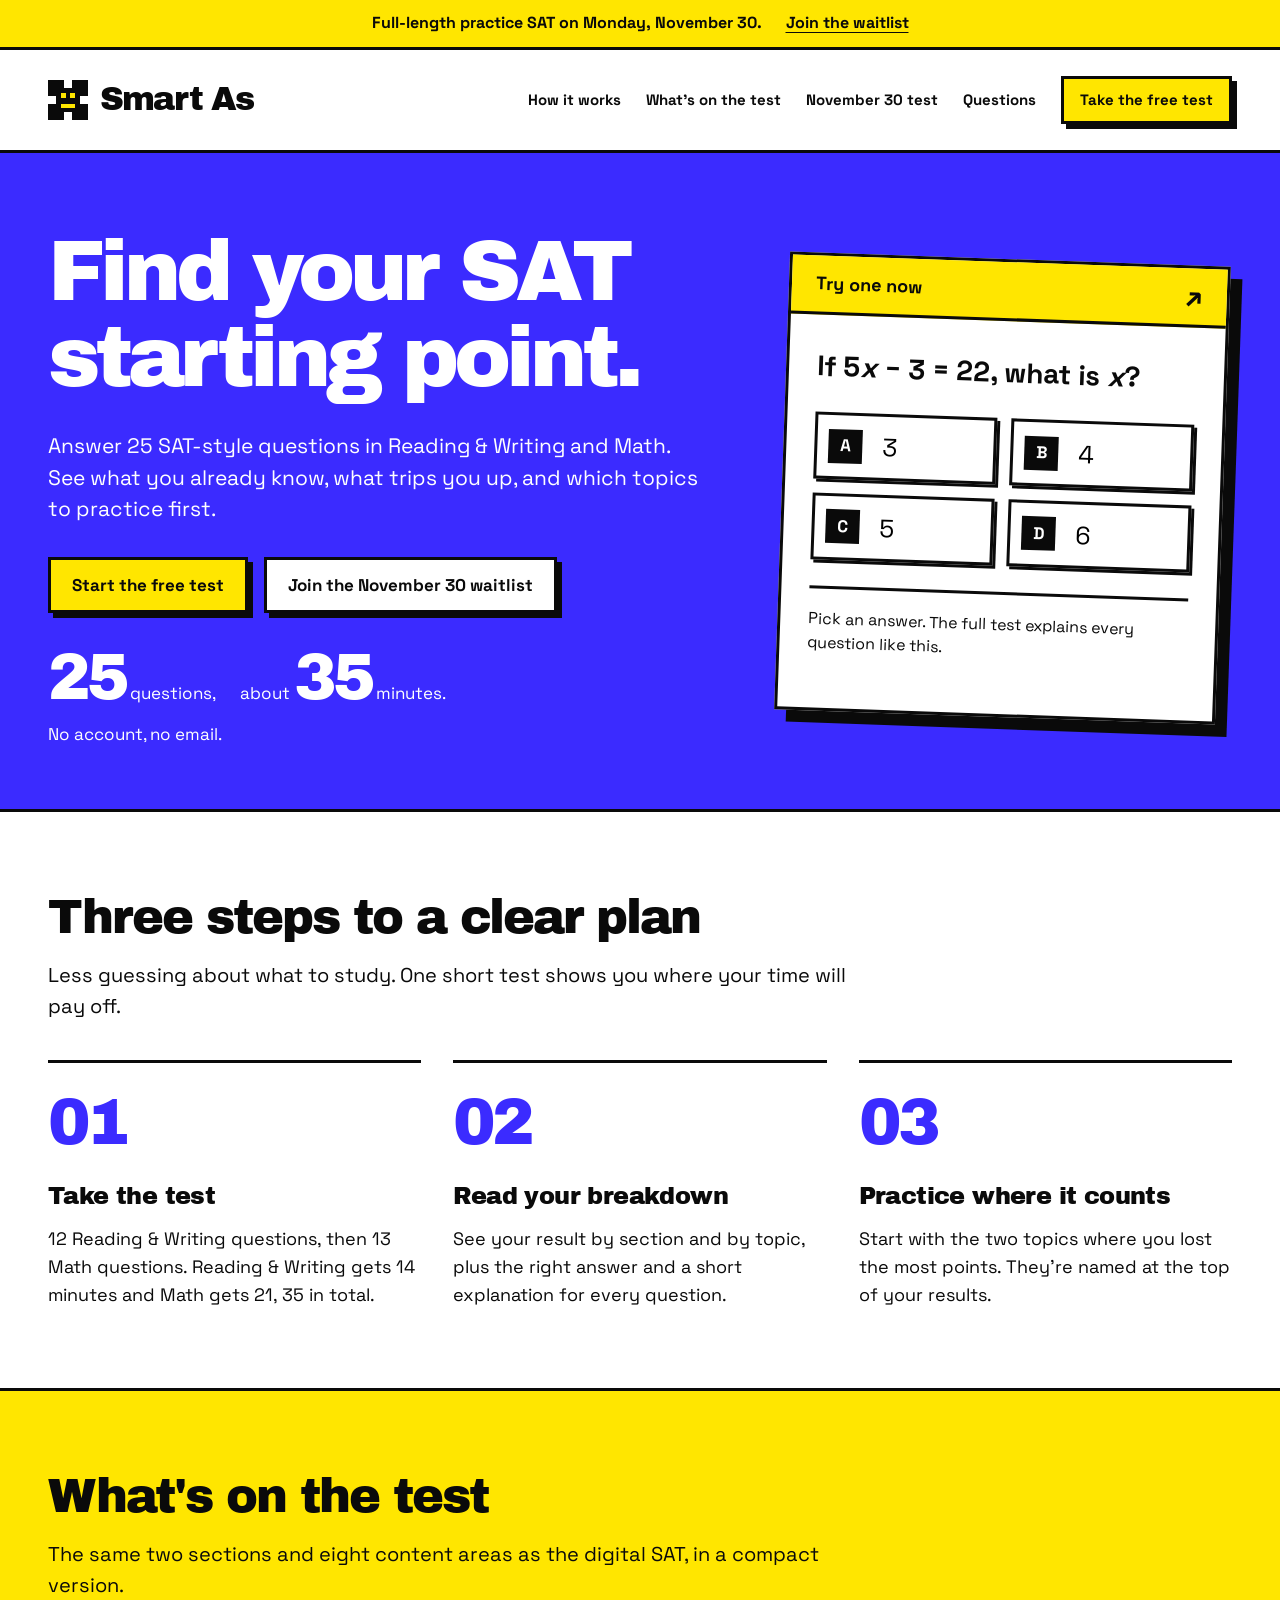
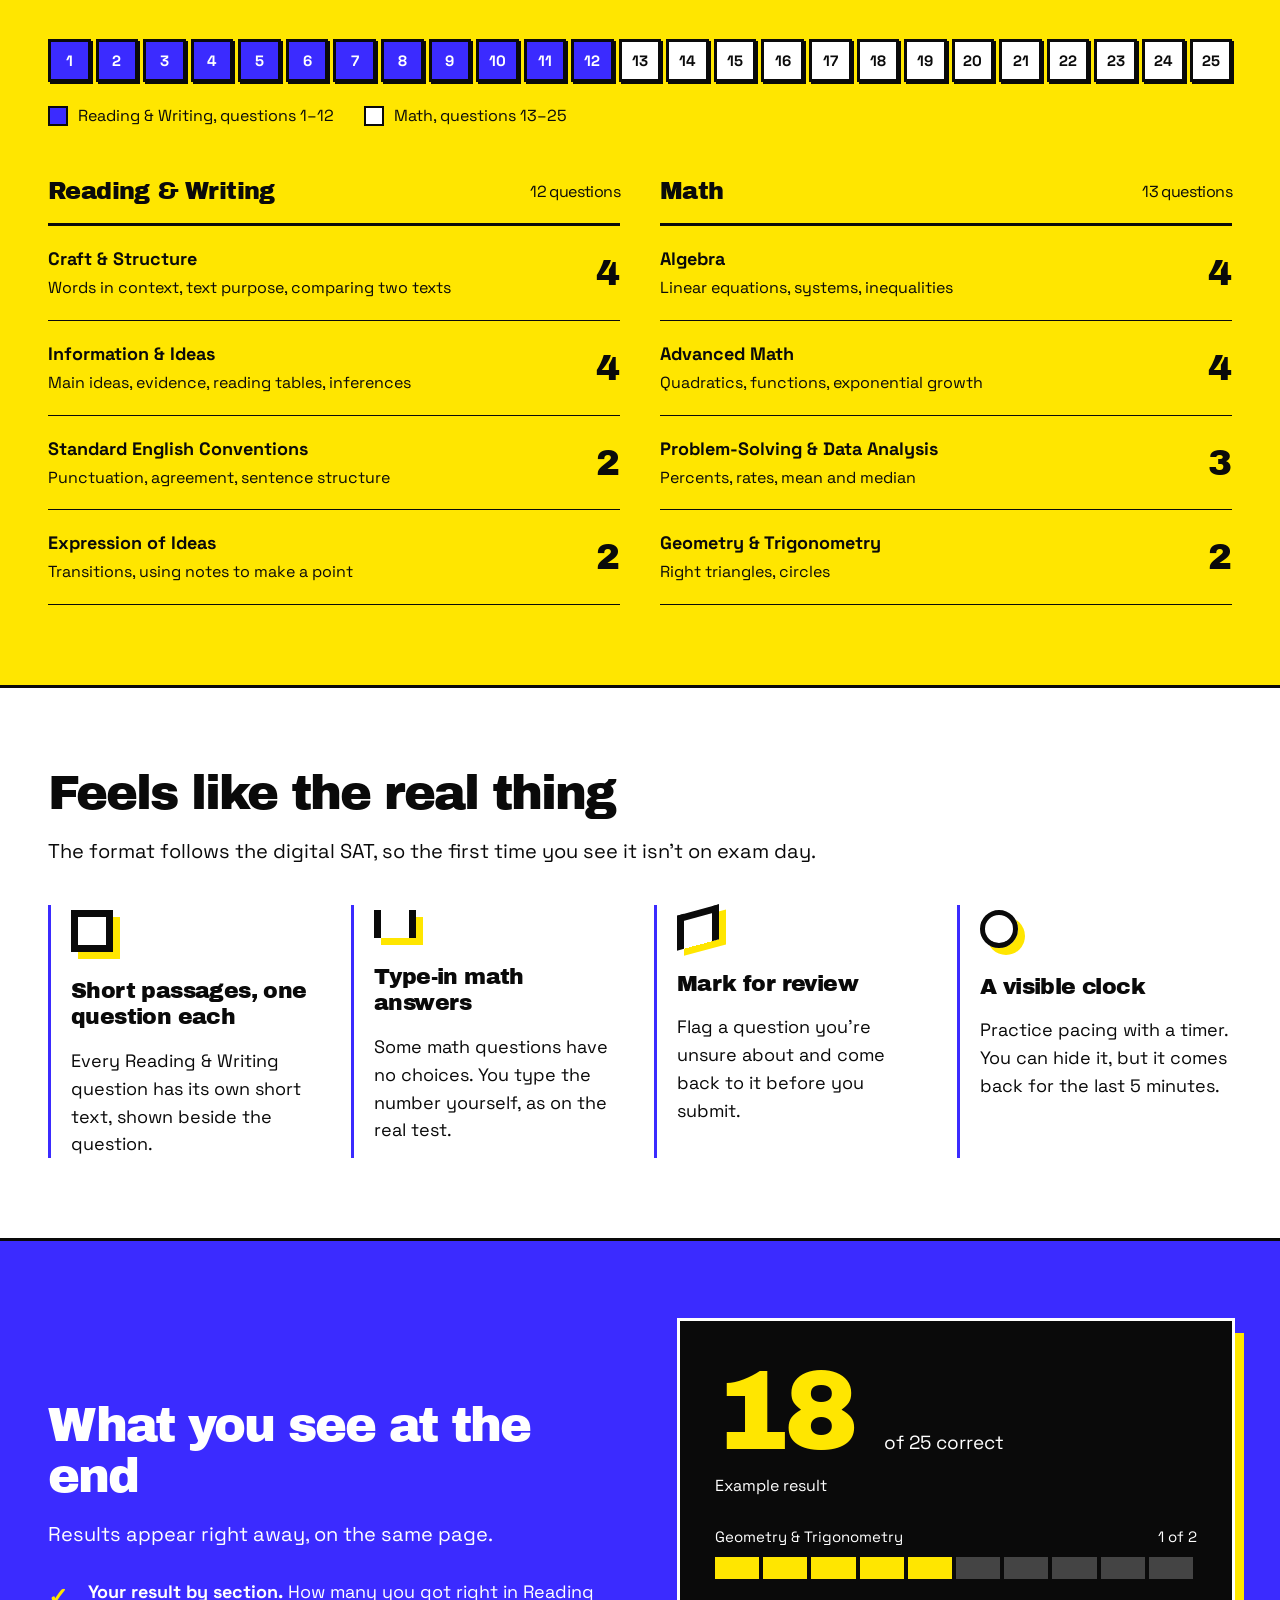
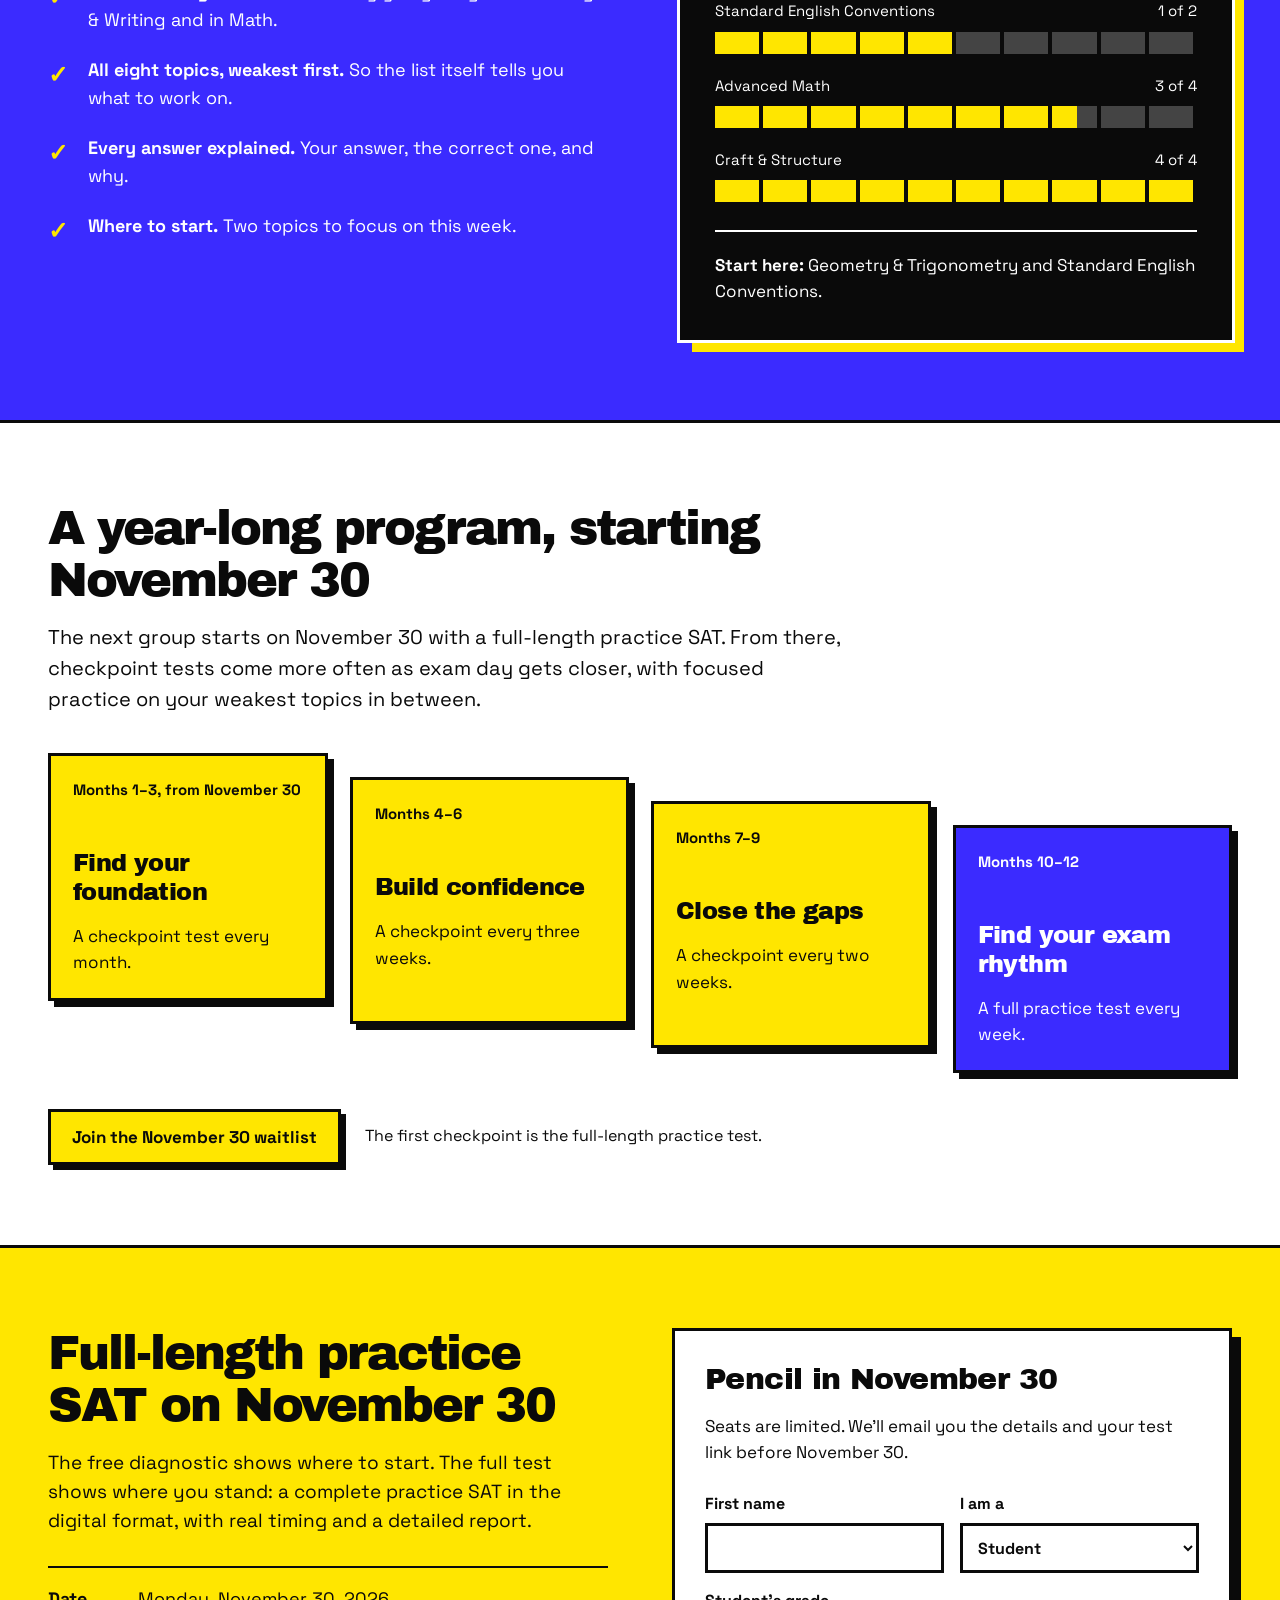
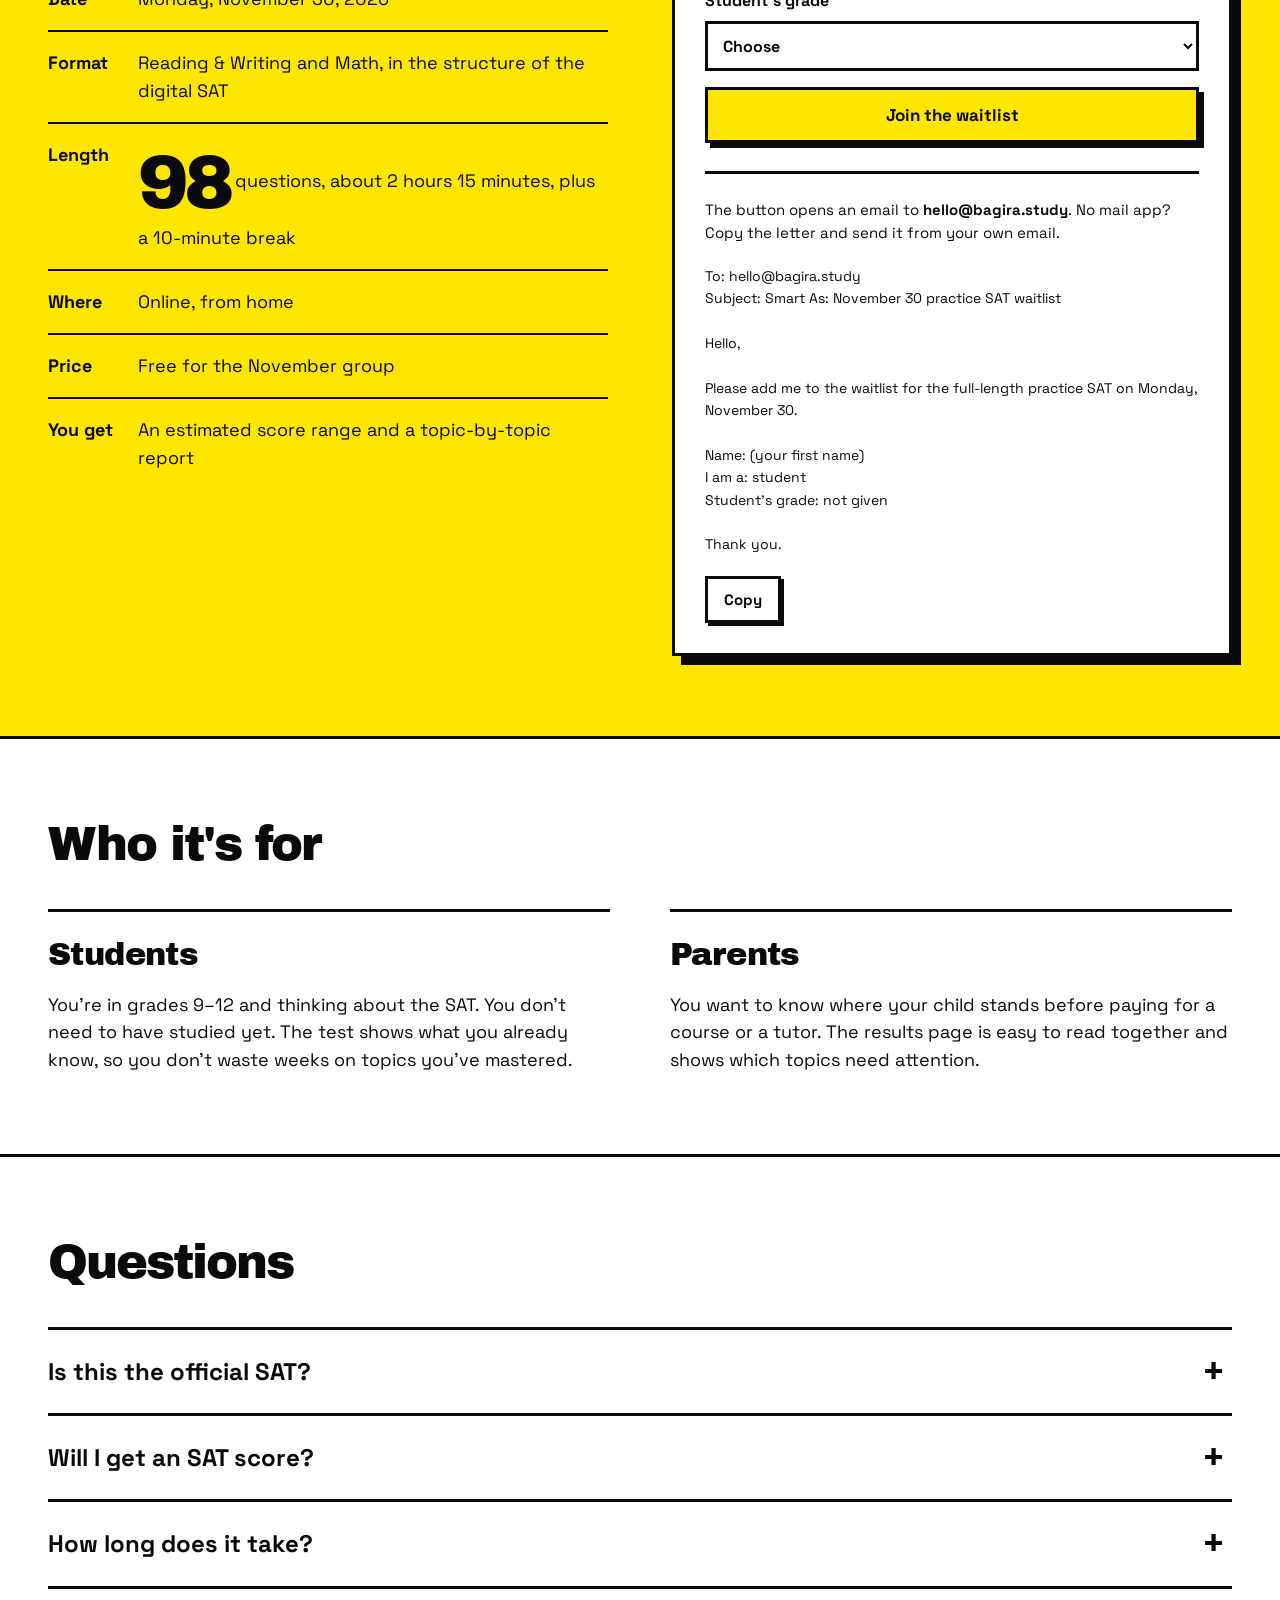
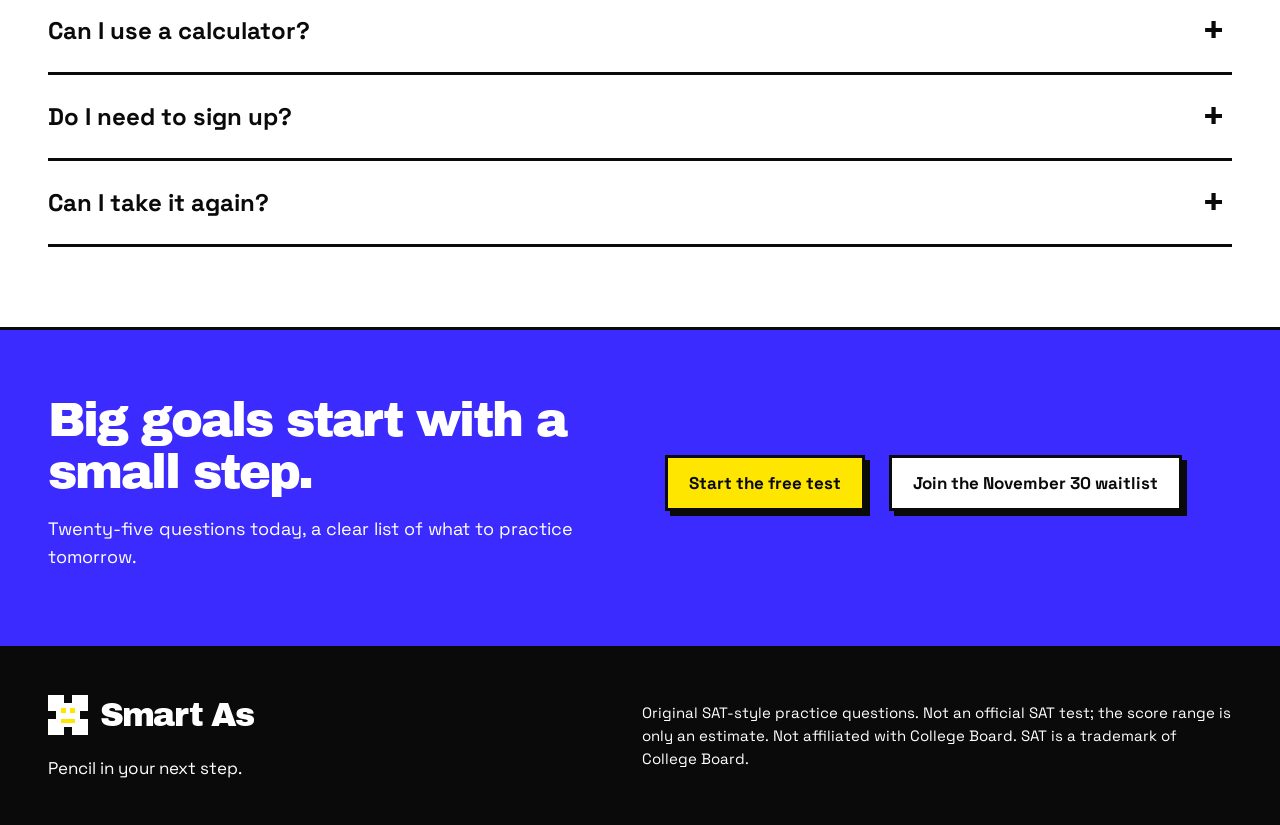
<file: docs/designs/smart-as/B.html>
<!doctype html>
<html lang="en"><head><meta charset="utf-8"><meta name="viewport" content="width=device-width,initial-scale=1"><title>Smart As — Find your SAT starting point</title><link href="https://fonts.googleapis.com/css2?family=Archivo+Black&family=Space+Grotesk:wght@400;500;600;700&display=swap" rel="stylesheet"><style>
:root{--blue:#3B2BFF;--ink:#0A0A0A;--yellow:#FFE600;--muted:inherit;--on-ink:#0A0A0A;--ink-soft:#3B2BFF;--pencil:#FFE600}*{box-sizing:border-box}html{scroll-behavior:smooth;scroll-padding-top:24px}body{margin:0;background:var(--blue);color:white;font:18px/1.55 'Space Grotesk',sans-serif}a{color:inherit}button,input,select{font:inherit}button,a,summary{ -webkit-tap-highlight-color:transparent}button{cursor:pointer}a:focus-visible,button:focus-visible,summary:focus-visible,input:focus-visible,select:focus-visible{outline:4px solid var(--blue);outline-offset:4px}section{scroll-margin-top:24px}.wrap{width:min(1280px,calc(100% - 96px));margin:auto}h1,h2,h3,p{margin:0}h1,h2,h3,.logo,.mock-score,.big-number,.hero-meta b{font-family:'Archivo Black',sans-serif;font-weight:400}h1{font-size:clamp(64px,6.7vw,98px);line-height:1.01;letter-spacing:-5px;max-width:760px}h2{font-size:48px;line-height:1.08;letter-spacing:-2px}h3{font-size:24px;line-height:1.2;letter-spacing:-.6px}p{margin-top:16px}.announce{background:var(--yellow);color:var(--ink);border-bottom:3px solid var(--ink);font-size:16px;font-weight:700}.announce .wrap{display:flex;justify-content:center;gap:24px;padding:11px 0}.announce a{text-underline-offset:4px}.site-head{background:#fff;color:var(--ink);border-bottom:3px solid var(--ink)}.head-row{min-height:100px;display:flex;align-items:center;justify-content:space-between;gap:24px}.logo{display:inline-flex;align-items:center;gap:12px;font-size:33px;letter-spacing:-1.8px;text-decoration:none;white-space:nowrap}.logo svg{width:40px;height:40px}.nav{display:flex;align-items:center;gap:25px;font-size:15px;font-weight:700}.link{text-decoration:none}.link:hover{text-decoration:underline;text-underline-offset:5px}.btn{display:inline-flex;align-items:center;justify-content:center;text-align:center;min-height:56px;padding:14px 21px;background:var(--yellow);border:3px solid var(--ink);color:var(--ink);box-shadow:5px 5px 0 var(--ink);font-size:17px;font-weight:700;text-decoration:none;line-height:1.3;transition:transform .12s,box-shadow .12s}.btn:hover,.btn:active{transform:translate(4px,4px);box-shadow:1px 1px 0 var(--ink)}.btn-small{min-height:46px;padding:11px 16px;font-size:15px}.btn-ghost{background:white}.hero{padding:76px 0 62px}.hero-grid{display:grid;grid-template-columns:1.5fr 1fr;gap:60px;align-items:center}.hero-lede{max-width:660px;font-size:21px;line-height:1.5;margin-top:28px}.hero-actions{display:flex;gap:16px;flex-wrap:wrap;margin-top:32px}.hero-meta{display:flex;align-items:baseline;flex-wrap:wrap;gap:8px 24px;font-size:17px;margin-top:30px}.hero-meta b{font-size:64px;line-height:1.1;letter-spacing:-4px}.meta-note{flex-basis:100%}.try{background:white;color:var(--ink);border:3px solid var(--ink);box-shadow:12px 12px 0 var(--ink);transform:rotate(2deg);padding:28px;margin:0 9px 0 0}.try-label{margin:-28px -28px 0;padding:14px 24px;background:var(--yellow);border-bottom:3px solid var(--ink);font-weight:700;display:flex;align-items:center;justify-content:space-between}.try-label:after{content:'↗';font-size:28px;line-height:1}.try-q{font-size:28px;line-height:1.4;margin:32px 0 26px;font-weight:700}.try-choices{display:grid;grid-template-columns:1fr 1fr;gap:14px}.try-choice{display:flex;align-items:center;gap:20px;background:white;border:3px solid var(--ink);padding:11px;box-shadow:3px 3px 0 var(--ink);font-size:25px}.bubble{display:grid;place-items:center;width:34px;height:34px;background:var(--ink);color:#fff;font-size:17px;font-weight:700}.try-choice:hover{background:var(--yellow)}.try-choice.is-right{background:var(--yellow);transform:translate(2px,2px);box-shadow:1px 1px 0 var(--ink)}.try-choice.is-wrong{background:#dedaff}.try-choice.is-wrong .val{text-decoration:line-through}.try-feedback{border-top:3px solid var(--ink);margin-top:26px;padding-top:18px;font-size:16px;min-height:94px}.block{padding:80px 0;border-top:3px solid var(--ink);background:white;color:var(--ink)}.sec-head{max-width:840px;margin-bottom:38px}.sec-head>p{max-width:800px;font-size:20px}.steps{display:grid;grid-template-columns:repeat(3,1fr);gap:32px;counter-reset:steps}.step{border-top:3px solid var(--ink);padding-top:22px}.step:before{counter-increment:steps;content:counter(steps,decimal-leading-zero);display:block;color:var(--blue);font:64px/1.2 'Archivo Black';letter-spacing:-4px;margin-bottom:20px}.step p{margin-top:14px}#inside{background:var(--yellow)}.sheet{padding:0 0 30px}.sheet-row{display:grid;grid-template-columns:repeat(25,1fr);gap:5px}.sheet-bubble{display:grid;place-items:center;aspect-ratio:1;border:3px solid var(--ink);font-size:15px;font-weight:700;box-shadow:2px 2px 0 var(--ink)}.rw{background:var(--blue);color:white}.math{background:white;color:var(--ink)}.legend{display:flex;gap:30px;margin-top:22px;font-size:16px}.legend span{display:flex;align-items:center;gap:10px}.legend i{width:20px;height:20px;border:2px solid var(--ink)!important}.legend span:last-child i{background:white!important}.halves{display:grid;grid-template-columns:1fr 1fr;gap:40px}.half h3{border-bottom:3px solid var(--ink);padding:18px 0;display:flex;justify-content:space-between;gap:12px;align-items:center}.half small{font:16px 'Space Grotesk';white-space:nowrap}.topic-list{list-style:none;padding:0;margin:0}.topic-list li{display:flex;gap:16px;align-items:center;justify-content:space-between;border-bottom:1px solid var(--ink);padding:19px 0;font-weight:700}.topic-list em{display:block;font-size:16px;font-weight:400;font-style:normal;margin-top:3px}.topic-list li>span:last-child{font:36px 'Archivo Black'}.features{display:grid;grid-template-columns:repeat(4,1fr);gap:28px}.feature{border-left:3px solid var(--blue);padding-left:20px}.feature:before{content:'';display:block;width:28px;height:28px;border:7px solid var(--ink);box-shadow:7px 7px 0 var(--yellow);margin:5px 0 26px}.feature:nth-child(2):before{border-top:0;border-bottom:0}.feature:nth-child(3):before{border-bottom:0;transform:skewY(-15deg)}.feature:nth-child(4):before{border-radius:50%;border-width:5px}.feature h3{font-size:22px}.preview-grid{display:grid;grid-template-columns:1fr 1fr;gap:80px;align-items:center}.block:has(.preview-grid){background:var(--blue);color:white}.check-list{list-style:none;padding:0;margin:0}.check-list li{position:relative;padding:0 0 22px 40px}.check-list li:before{content:'✓';position:absolute;left:0;top:0;color:var(--yellow);font-size:24px;font-weight:700}.mock{background:var(--ink);border:3px solid var(--ink);outline:3px solid white;box-shadow:12px 12px 0 var(--yellow);padding:32px;color:white}.mock-score{font-size:112px;line-height:1;letter-spacing:-6px;color:var(--yellow)}.mock-score small{font:19px 'Space Grotesk';letter-spacing:0;color:white}.mock-sub{margin:6px 0 26px;font-size:16px}.bar-row{margin-top:20px}.bar-label{display:flex;justify-content:space-between;gap:10px;font-size:15px;margin-bottom:9px}.bar-label span:last-child{white-space:nowrap}.bar{height:22px;background:#444;position:relative}.bar span{display:block;height:100%;background:var(--yellow)}.bar:after{content:'';position:absolute;inset:0;background:repeating-linear-gradient(90deg,transparent 0,transparent calc(10% - 4px),var(--ink) calc(10% - 4px),var(--ink) 10%)}.mock-tip{border-top:2px solid white;padding-top:20px;margin-top:28px;font-size:17px}.plan{display:grid;grid-template-columns:repeat(4,1fr);gap:22px;align-items:start}.phase{border:3px solid var(--ink);box-shadow:6px 6px 0 var(--ink);background:var(--yellow);padding:22px;min-height:247px}.phase:nth-child(2){margin-top:24px}.phase:nth-child(3){margin-top:48px}.phase:nth-child(4){margin-top:72px;background:var(--blue);color:white}.phase .months{font-size:15px;font-weight:700;margin:0 0 25px;min-height:46px}.phase h3{font-size:24px}.phase>p:last-child{font-size:17px}.btn-row{display:flex;gap:24px;flex-wrap:wrap}#practice{background:var(--yellow)}.event-grid{display:grid;grid-template-columns:1fr 1fr;gap:64px;align-items:start}.facts{display:grid;grid-template-columns:90px 1fr;margin:30px 0 0}.facts dt,.facts dd{margin:0;padding:17px 0;border-top:2px solid var(--ink)}.facts dt{font-weight:700}.big-number{font-size:76px;line-height:1.1;letter-spacing:-5px;vertical-align:middle}.wl-card{background:white;border:3px solid var(--ink);padding:30px;box-shadow:9px 9px 0 var(--ink)}.wl-card>h3{font-size:30px}.wl-card>p{font-size:17px}.wl-form{margin-top:26px}.field-row{display:grid;grid-template-columns:1fr 1fr;gap:16px}.f{display:block;font-size:16px;font-weight:700;margin-bottom:16px}input,select{display:block;width:100%;min-width:0;border:3px solid var(--ink);background:white;border-radius:0;padding:11px;margin-top:7px;color:var(--ink);height:50px}.form-error:empty{display:none}.form-error{margin-bottom:16px}.wl-form>.btn{width:100%}.wl-mail{border-top:3px solid var(--ink);margin-top:28px;padding-top:8px}.wl-mail p{font-size:15px}.wl-letter{font:14px/1.6 'Space Grotesk',sans-serif;white-space:pre-wrap;overflow-wrap:anywhere;padding:20px 0;margin:0}.wl-copy{box-shadow:3px 3px 0 var(--ink)}.audience{display:grid;grid-template-columns:1fr 1fr;gap:60px}.aud{border-top:3px solid var(--ink);padding-top:24px}.aud h3{font-size:32px}.faq{border-top:3px solid var(--ink)}details{border-bottom:3px solid var(--ink)}summary{padding:23px 48px 23px 0;font-size:24px;font-weight:700;cursor:pointer;list-style:none;position:relative}summary::-webkit-details-marker{display:none}summary:after{content:'+';position:absolute;right:8px;font:32px/1 'Archivo Black'}details[open] summary:after{content:'−'}details p{max-width:940px;margin:0;padding:0 40px 26px 0}main>section:last-child{padding:65px 0 75px!important;border-top:3px solid var(--ink)}.final{display:grid;grid-template-columns:1fr 1fr;gap:50px;align-items:center}.final .btn-row{justify-content:flex-start;justify-self:start!important}.final h2{font-size:48px}.final .btn-ghost{border-color:var(--ink)!important}.site-foot{background:var(--ink);color:white;padding:44px 0}.site-foot .logo svg{color:white}.foot-row{display:flex;justify-content:space-between;gap:60px;align-items:center}.foot-row>p{font-size:15px;max-width:590px;margin:0}.foot-row>div>p{font-size:17px;margin-top:12px}@media(min-width:1500px){.wrap{width:1280px}}@media(max-width:1100px){.wrap{width:calc(100% - 56px)}.nav{gap:16px}.nav .link{font-size:13px}.hero-grid{gap:32px;grid-template-columns:1.2fr 1fr}h1{font-size:73px}.hero-actions .btn{font-size:15px}.try{padding:22px}.try-label{margin:-22px -22px 0}.try-q{font-size:24px}.features{grid-template-columns:1fr 1fr;gap:35px}.event-grid,.preview-grid{gap:40px}.plan{gap:14px}.phase{padding:16px}.sheet-row{grid-template-columns:repeat(13,1fr);gap:9px}.sheet-bubble{aspect-ratio:auto;height:42px}.half h3{display:block}.half small{display:block;margin-top:8px}}@media(max-width:760px){.wrap{width:calc(100% - 40px)}body{font-size:17px}.announce .wrap{display:block;text-align:center;font-size:13px;padding:9px 0}.announce a{display:block}.head-row{padding:19px 0;min-height:auto;display:block}.logo{font-size:29px}.logo svg{width:34px;height:34px}.nav{margin-top:20px;flex-wrap:wrap;gap:12px 19px}.nav .link{font-size:13px}.nav .btn{width:100%;margin-top:5px}.hero{padding:44px 0 52px}.hero-grid,.preview-grid,.event-grid,.halves,.audience,.final{grid-template-columns:1fr;gap:38px}h1{font-size:57px;letter-spacing:-3.3px}h2{font-size:36px;letter-spacing:-1.5px}.hero-lede{font-size:19px;margin-top:22px}.hero-actions{gap:14px;margin-top:25px}.hero-actions .btn{width:100%;font-size:16px}.hero-meta{gap:8px 16px;font-size:15px}.hero-meta b{font-size:58px}.try{transform:none;margin:0 6px 0 0;box-shadow:7px 7px 0 var(--ink)}.try-q{font-size:25px}.try-feedback{min-height:100px}.block{padding:48px 0}.sec-head{margin-bottom:28px}.sec-head>p{font-size:18px}.steps,.features{grid-template-columns:1fr;gap:28px}.step:before{font-size:54px;margin-bottom:14px}.sheet-row{grid-template-columns:repeat(5,1fr);gap:9px}.sheet-bubble{height:47px;font-size:18px}.legend{flex-direction:column;gap:10px;font-size:14px}.half h3{font-size:25px}.topic-list li{font-size:17px}.topic-list em{font-size:15px}.feature{padding-left:20px}.feature:before{margin-bottom:18px}.mock{padding:23px;box-shadow:6px 6px 0 var(--yellow);margin:3px 6px 3px 3px}.mock-score{font-size:96px}.mock-score small{font-size:17px}.bar-label{font-size:13px}.plan{grid-template-columns:1fr;gap:20px}.phase{padding:23px;min-height:0}.phase:nth-child(n){margin-top:0}.phase .months{min-height:0;margin-bottom:18px}.phase:nth-child(2){margin-left:10px}.phase:nth-child(3){margin-left:20px}.phase:nth-child(4){margin-left:30px}.btn-row>.btn{width:100%}.event-grid{gap:35px}.facts{grid-template-columns:70px 1fr;font-size:16px}.big-number{font-size:64px}.wl-card{padding:20px;box-shadow:6px 6px 0 var(--ink);margin-right:6px}.wl-card>h3{font-size:27px}.field-row{grid-template-columns:1fr;gap:0}.wl-letter{font-size:13px}.audience{gap:30px}summary{font-size:20px}details p{padding-right:0}.final h2{font-size:38px}.final{gap:25px}.foot-row{display:block}.foot-row>p{margin-top:28px}.site-foot{padding:35px 0}}@media(prefers-reduced-motion:reduce){html{scroll-behavior:auto}.btn{transition:none}}
</style></head><body><div id="landing">
<div class="announce"><div class="wrap"><span>Full-length practice SAT on Monday, November 30.</span><a href="#practice">Join the waitlist</a></div></div>
<header class="site-head" id="siteHead">
  <div class="wrap head-row">
    <a class="logo" href="#top"><svg viewBox="0 0 40 40" aria-hidden="true"><path fill="currentColor" d="M0 0h16v8h8V0h16v16h-8v8h8v16H24v-8h-8v8H0V24h8v-8H0z"/><path fill="#FFE600" d="M13 13h5v5h-5zm9 0h5v5h-5zM13 24h14v4H13z"/></svg>Smart As</a>
    <nav class="nav" aria-label="Main">
      <a class="link" href="#how">How it works</a>
      <a class="link" href="#inside">What's on the test</a>
      <a class="link" href="#practice">November 30 test</a>
      <a class="link" href="#faq">Questions</a>
      <a class="btn btn-primary btn-small" href="#" data-start>Take the free test</a>
    </nav>
  </div>
</header>

<main id="top">
  <section class="hero">
    <div class="wrap hero-grid">
      <div>
        <h1>Find your SAT starting point.</h1>
        <p class="hero-lede">Answer 25 SAT-style questions in Reading &amp; Writing and Math. See what you already know, what trips you up, and which topics to practice first.</p>
        <div class="hero-actions">
          <a class="btn btn-primary" href="#" data-start>Start the free test</a>
          <a class="btn btn-ghost" href="#practice">Join the November 30 waitlist</a>
        </div>
        <p class="hero-meta"><span><b>25</b> questions,</span> <span>about <b>35</b> minutes.</span> <span class="meta-note">No account, no email.</span></p>
      </div>

      <div class="try" aria-labelledby="tryTitle">
        <p class="try-label" id="tryTitle">Try one now</p>
        <p class="try-q">If 5<i>x</i> − 3 = 22, what is <i>x</i>?</p>
        <div class="try-choices" role="group" aria-label="Answer choices">
          <button class="try-choice" data-v="A"><span class="bubble">A</span><span class="val">3</span></button>
          <button class="try-choice" data-v="B"><span class="bubble">B</span><span class="val">4</span></button>
          <button class="try-choice" data-v="C"><span class="bubble">C</span><span class="val">5</span></button>
          <button class="try-choice" data-v="D"><span class="bubble">D</span><span class="val">6</span></button>
        </div>
        <p class="try-feedback" id="tryFeedback" aria-live="polite">Pick an answer. The full test explains every question like this.</p>
      </div>
    </div>
  </section>

  <section class="block" id="how">
    <div class="wrap">
      <div class="sec-head">
        <h2>Three steps to a clear plan</h2>
        <p>Less guessing about what to study. One short test shows you where your time will pay off.</p>
      </div>
      <div class="steps">
        <div class="step"><h3>Take the test</h3><p>12 Reading &amp; Writing questions, then 13 Math questions. Reading &amp; Writing gets 14 minutes and Math gets 21, 35 in total.</p></div>
        <div class="step"><h3>Read your breakdown</h3><p>See your result by section and by topic, plus the right answer and a short explanation for every question.</p></div>
        <div class="step"><h3>Practice where it counts</h3><p>Start with the two topics where you lost the most points. They're named at the top of your results.</p></div>
      </div>
    </div>
  </section>

  <section class="block" id="inside">
    <div class="wrap">
      <div class="sec-head">
        <h2>What's on the test</h2>
        <p>The same two sections and eight content areas as the digital SAT, in a compact version.</p>
      </div>

      <div class="sheet" aria-label="Answer sheet: questions 1 to 12 are Reading and Writing, 13 to 25 are Math">
        <div class="sheet-row" id="sheetRow"><span class="sheet-bubble rw">1</span><span class="sheet-bubble rw">2</span><span class="sheet-bubble rw">3</span><span class="sheet-bubble rw">4</span><span class="sheet-bubble rw">5</span><span class="sheet-bubble rw">6</span><span class="sheet-bubble rw">7</span><span class="sheet-bubble rw">8</span><span class="sheet-bubble rw">9</span><span class="sheet-bubble rw">10</span><span class="sheet-bubble rw">11</span><span class="sheet-bubble rw">12</span><span class="sheet-bubble math">13</span><span class="sheet-bubble math">14</span><span class="sheet-bubble math">15</span><span class="sheet-bubble math">16</span><span class="sheet-bubble math">17</span><span class="sheet-bubble math">18</span><span class="sheet-bubble math">19</span><span class="sheet-bubble math">20</span><span class="sheet-bubble math">21</span><span class="sheet-bubble math">22</span><span class="sheet-bubble math">23</span><span class="sheet-bubble math">24</span><span class="sheet-bubble math">25</span></div>
        <div class="legend">
          <span><i style="background:var(--ink-soft);border:2px solid var(--ink)"></i>Reading &amp; Writing, questions 1–12</span>
          <span><i style="background:var(--pencil)"></i>Math, questions 13–25</span>
        </div>
      </div>

      <div class="halves">
        <div class="half">
          <h3>Reading &amp; Writing <small>12 questions</small></h3>
          <ul class="topic-list">
            <li><span>Craft &amp; Structure<em>Words in context, text purpose, comparing two texts</em></span><span>4</span></li>
            <li><span>Information &amp; Ideas<em>Main ideas, evidence, reading tables, inferences</em></span><span>4</span></li>
            <li><span>Standard English Conventions<em>Punctuation, agreement, sentence structure</em></span><span>2</span></li>
            <li><span>Expression of Ideas<em>Transitions, using notes to make a point</em></span><span>2</span></li>
          </ul>
        </div>
        <div class="half">
          <h3>Math <small>13 questions</small></h3>
          <ul class="topic-list">
            <li><span>Algebra<em>Linear equations, systems, inequalities</em></span><span>4</span></li>
            <li><span>Advanced Math<em>Quadratics, functions, exponential growth</em></span><span>4</span></li>
            <li><span>Problem-Solving &amp; Data Analysis<em>Percents, rates, mean and median</em></span><span>3</span></li>
            <li><span>Geometry &amp; Trigonometry<em>Right triangles, circles</em></span><span>2</span></li>
          </ul>
        </div>
      </div>
    </div>
  </section>

  <section class="block">
    <div class="wrap">
      <div class="sec-head">
        <h2>Feels like the real thing</h2>
        <p>The format follows the digital SAT, so the first time you see it isn't on exam day.</p>
      </div>
      <div class="features">
        <div class="feature"><h3>Short passages, one question each</h3><p>Every Reading &amp; Writing question has its own short text, shown beside the question.</p></div>
        <div class="feature"><h3>Type-in math answers</h3><p>Some math questions have no choices. You type the number yourself, as on the real test.</p></div>
        <div class="feature"><h3>Mark for review</h3><p>Flag a question you're unsure about and come back to it before you submit.</p></div>
        <div class="feature"><h3>A visible clock</h3><p>Practice pacing with a timer. You can hide it, but it comes back for the last 5 minutes.</p></div>
      </div>
    </div>
  </section>

  <section class="block">
    <div class="wrap preview-grid">
      <div>
        <div class="sec-head" style="margin-bottom:28px">
          <h2>What you see at the end</h2>
          <p>Results appear right away, on the same page.</p>
        </div>
        <ul class="check-list">
          <li><b>Your result by section.</b> How many you got right in Reading &amp; Writing and in Math.</li>
          <li><b>All eight topics, weakest first.</b> So the list itself tells you what to work on.</li>
          <li><b>Every answer explained.</b> Your answer, the correct one, and why.</li>
          <li><b>Where to start.</b> Two topics to focus on this week.</li>
        </ul>
      </div>
      <div class="mock" aria-label="Example of a results screen">
        <div class="mock-score">18 <small>of 25 correct</small></div>
        <p class="mock-sub">Example result</p>
        <div class="bar-row"><div class="bar-label"><span>Geometry &amp; Trigonometry</span><span>1 of 2</span></div><div class="bar low"><span style="width:50%"></span></div></div>
        <div class="bar-row"><div class="bar-label"><span>Standard English Conventions</span><span>1 of 2</span></div><div class="bar low"><span style="width:50%"></span></div></div>
        <div class="bar-row"><div class="bar-label"><span>Advanced Math</span><span>3 of 4</span></div><div class="bar"><span style="width:75%"></span></div></div>
        <div class="bar-row"><div class="bar-label"><span>Craft &amp; Structure</span><span>4 of 4</span></div><div class="bar"><span style="width:100%"></span></div></div>
        <p class="mock-tip"><b>Start here:</b> Geometry &amp; Trigonometry and Standard English Conventions.</p>
      </div>
    </div>
  </section>

  <section class="block">
    <div class="wrap">
      <div class="sec-head">
        <h2>A year-long program, starting November 30</h2>
        <p>The next group starts on November 30 with a full-length practice SAT. From there, checkpoint tests come more often as exam day gets closer, with focused practice on your weakest topics in between.</p>
      </div>
      <div class="plan">
        <div class="phase"><p class="months">Months 1–3, from November 30</p><h3>Find your foundation</h3><p>A checkpoint test every month.</p></div>
        <div class="phase"><p class="months">Months 4–6</p><h3>Build confidence</h3><p>A checkpoint every three weeks.</p></div>
        <div class="phase"><p class="months">Months 7–9</p><h3>Close the gaps</h3><p>A checkpoint every two weeks.</p></div>
        <div class="phase"><p class="months">Months 10–12</p><h3>Find your exam rhythm</h3><p>A full practice test every week.</p></div>
      </div>
      <div class="btn-row" style="margin-top:36px;align-items:center">
        <a class="btn btn-primary" href="#practice">Join the November 30 waitlist</a>
        <span style="color:var(--muted);font-size:16px">The first checkpoint is the full-length practice test.</span>
      </div>
    </div>
  </section>

  <section class="block" id="practice">
    <div class="wrap event-grid">
      <div>
        <h2>Full-length practice SAT on November 30</h2>
        <p style="margin-top:16px;color:var(--muted);font-size:19px">The free diagnostic shows where to start. The full test shows where you stand: a complete practice SAT in the digital format, with real timing and a detailed report.</p>
        <dl class="facts">
          <dt>Date</dt><dd>Monday, November 30, 2026</dd>
          <dt>Format</dt><dd>Reading &amp; Writing and Math, in the structure of the digital SAT</dd>
          <dt>Length</dt><dd><strong class="big-number">98</strong> questions, about 2 hours 15 minutes, plus a 10-minute break</dd>
          <dt>Where</dt><dd>Online, from home</dd>
          <dt>Price</dt><dd>Free for the November group</dd>
          <dt>You get</dt><dd>An estimated score range and a topic-by-topic report</dd>
        </dl>
      </div>
      <div class="wl-card">
        <h3>Pencil in November 30</h3>
        <p>Seats are limited. We'll email you the details and your test link before November 30.</p>
        <div data-wl="landing"><form class="wl-form" novalidate>
    <div class="field-row">
      <label class="f">First name<input name="name" autocomplete="given-name" required></label>
      <label class="f">I am a<select name="role"><option value="student">Student</option><option value="parent">Parent</option></select></label>
    </div>
    <label class="f">Student's grade<select name="grade"><option value="">Choose</option><option>9</option><option>10</option><option>11</option><option>12</option><option value="other">Other</option></select></label>
    <p class="form-error" role="alert"></p>
    <button class="btn btn-primary" type="submit">Join the waitlist</button>
  </form>
  <div class="wl-mail">
    <p>The button opens an email to <b>hello@bagira.study</b>. No mail app? Copy the letter and send it from your own email.</p>
    <pre class="wl-letter" data-letter>To: hello@bagira.study
Subject: Smart As: November 30 practice SAT waitlist

Hello,

Please add me to the waitlist for the full-length practice SAT on Monday, November 30.

Name: (your first name)
I am a: student
Student&#x27;s grade: not given

Thank you.</pre>
    <button class="btn btn-ghost btn-small wl-copy" type="button" data-copy>Copy</button>
  </div></div>
      </div>
    </div>
  </section>

  <section class="block">
    <div class="wrap">
      <div class="sec-head"><h2>Who it's for</h2></div>
      <div class="audience">
        <div class="aud"><h3>Students</h3><p>You're in grades 9–12 and thinking about the SAT. You don't need to have studied yet. The test shows what you already know, so you don't waste weeks on topics you've mastered.</p></div>
        <div class="aud"><h3>Parents</h3><p>You want to know where your child stands before paying for a course or a tutor. The results page is easy to read together and shows which topics need attention.</p></div>
      </div>
    </div>
  </section>

  <section class="block" id="faq">
    <div class="wrap">
      <div class="sec-head"><h2>Questions</h2></div>
      <div class="faq">
        <details><summary>Is this the official SAT?</summary><p>No. These are original SAT-style questions written by our team. They follow the content areas of the digital SAT. We are not affiliated with College Board.</p></details>
        <details><summary>Will I get an SAT score?</summary><p>Yes, an approximate score range for each section on the 200–800 scale, clearly marked as approximate, because 25 questions give only a rough estimate. You'll also see how many you got right in each topic, which is what you need to decide what to study.</p></details>
        <details><summary>How long does it take?</summary><p>About 35 minutes: 14 minutes for Reading &amp; Writing and 21 minutes for Math.</p></details>
        <details><summary>Can I use a calculator?</summary><p>Yes. A scientific calculator and a reference sheet are built into the Math section.</p></details>
        <details><summary>Do I need to sign up?</summary><p>No. You don't need an account or an email address. Your answers stay in your browser.</p></details>
        <details><summary>Can I take it again?</summary><p>Yes. Keep in mind the questions are the same, so a second attempt mostly measures what you remember from the explanations.</p></details>
      </div>
    </div>
  </section>

  <section style="padding:24px 0 88px">
    <div class="wrap">
      <div class="final">
        <div>
          <h2>Big goals start with a small step.</h2>
          <p>Twenty-five questions today, a clear list of what to practice tomorrow.</p>
        </div>
        <div class="btn-row" style="justify-self:end">
          <a class="btn" href="#" data-start>Start the free test</a>
          <a class="btn btn-ghost" href="#practice" style="color:var(--on-ink);border-color:var(--on-ink)">Join the November 30 waitlist</a>
        </div>
      </div>
    </div>
  </section>
</main>

<footer class="site-foot">
  <div class="wrap foot-row">
    <div>
      <a class="logo" href="#top"><svg viewBox="0 0 40 40" aria-hidden="true"><path fill="currentColor" d="M0 0h16v8h8V0h16v16h-8v8h8v16H24v-8h-8v8H0V24h8v-8H0z"/><path fill="#FFE600" d="M13 13h5v5h-5zm9 0h5v5h-5zM13 24h14v4H13z"/></svg>Smart As</a>
      <p>Pencil in your next step.</p>
    </div>
    <p>Original SAT-style practice questions. Not an official SAT test; the score range is only an estimate. Not affiliated with College Board. SAT is a trademark of College Board.</p>
  </div>
</footer>
</div>
<script>const $ = s => document.querySelector(s);
document.querySelectorAll(".try-choice").forEach(btn => {
  btn.addEventListener("click", () => {
    document.querySelectorAll(".try-choice").forEach(b => b.classList.remove("is-right", "is-wrong"));
    const ok = btn.dataset.v === "C";
    btn.classList.add(ok ? "is-right" : "is-wrong");
    if (!ok) document.querySelector('.try-choice[data-v="C"]').classList.add("is-right");
    $("#tryFeedback").innerHTML = ok
      ? "<strong>Correct.</strong> Add 3 to both sides to get 5<i>x</i> = 25, then divide by 5: <i>x</i> = 5."
      : "<strong>Not quite. The answer is 5.</strong> Add 3 to both sides to get 5<i>x</i> = 25, then divide by 5.";
  });
});

const WAITLIST_ADDRESS = "hello@bagira.study";
const SUBJECT = "Smart As: November 30 practice SAT waitlist";


function buildLetter({ name, role, grade, extra }) {
  const lines = [
    "Hello,",
    "",
    "Please add me to the waitlist for the full-length practice SAT on Monday, November 30.",
    "",
    `Name: ${name || "(your first name)"}`,
    `I am a: ${role}`,
    `Student's grade: ${grade || "not given"}`,
  ];
  if (extra) lines.push("", extra);
  lines.push("", "Thank you.");
  return lines.join("\n");
}

function mailtoHref(letter) {
  return `mailto:${WAITLIST_ADDRESS}?subject=${encodeURIComponent(SUBJECT)}&body=${encodeURIComponent(letter)}`;
}


const el=document.querySelector("[data-wl]");
  const f = el.querySelector("form");
  const pre = el.querySelector("[data-letter]");
  const err = el.querySelector(".form-error");
  const copyBtn = el.querySelector("[data-copy]");
  const letter = () => buildLetter({
    name: f.name.value.trim(), role: f.role.value, grade: f.grade.value,
    extra: "",
  });
  const refresh = () => { pre.textContent = `To: ${WAITLIST_ADDRESS}\nSubject: ${SUBJECT}\n\n${letter()}`; };
  f.addEventListener("input", refresh);
  refresh();
  f.addEventListener("submit", e => {
    e.preventDefault();
    if (!f.name.value.trim()) { err.textContent = "Enter your first name."; f.name.focus(); return; }
    err.textContent = "";
    window.location.href = mailtoHref(letter());
  });
  copyBtn.addEventListener("click", async () => {
    const text = pre.textContent;
    try {
      await navigator.clipboard.writeText(text);
    } catch {
      const r = document.createRange(); r.selectNodeContents(pre);
      const s = getSelection(); s.removeAllRanges(); s.addRange(r);
      try { document.execCommand("copy"); } catch {}
    }
    copyBtn.textContent = "Copied";
    setTimeout(() => { copyBtn.textContent = "Copy"; }, 1500);
  });</script></body></html>
</file>
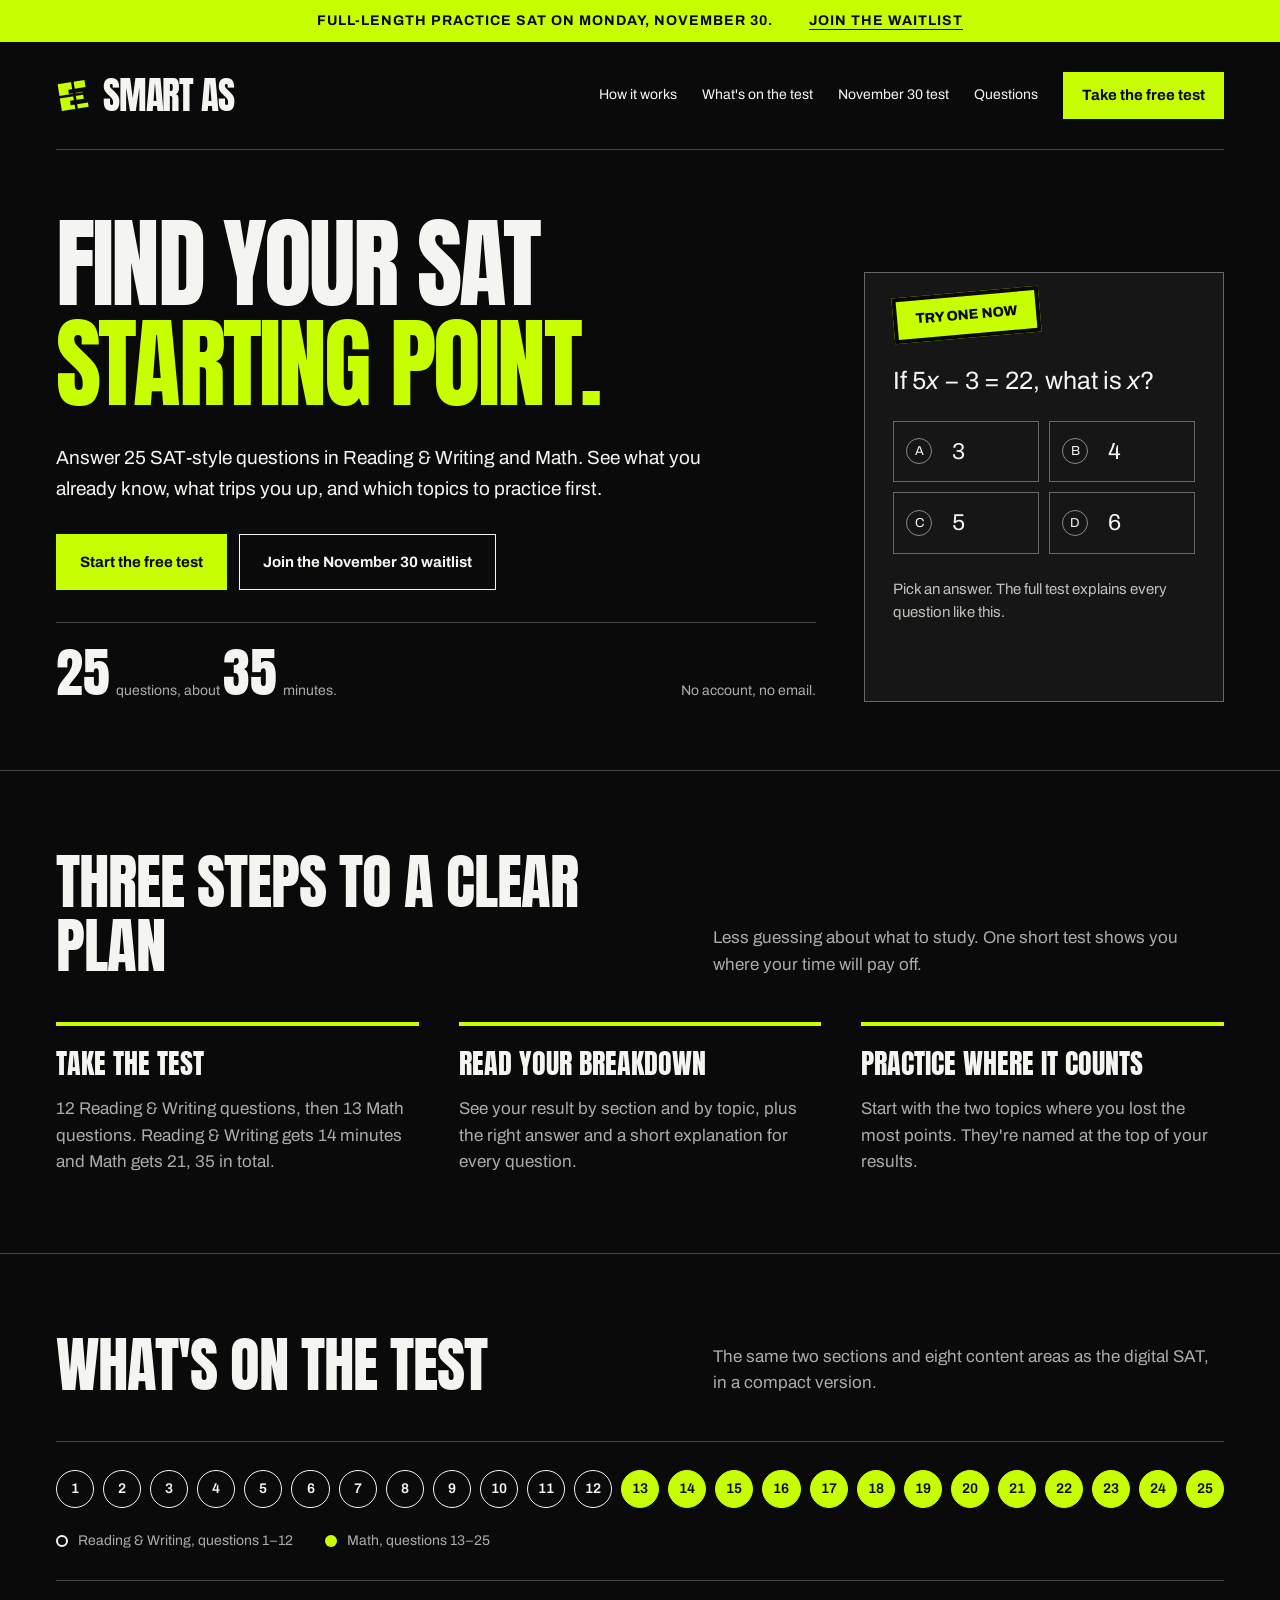
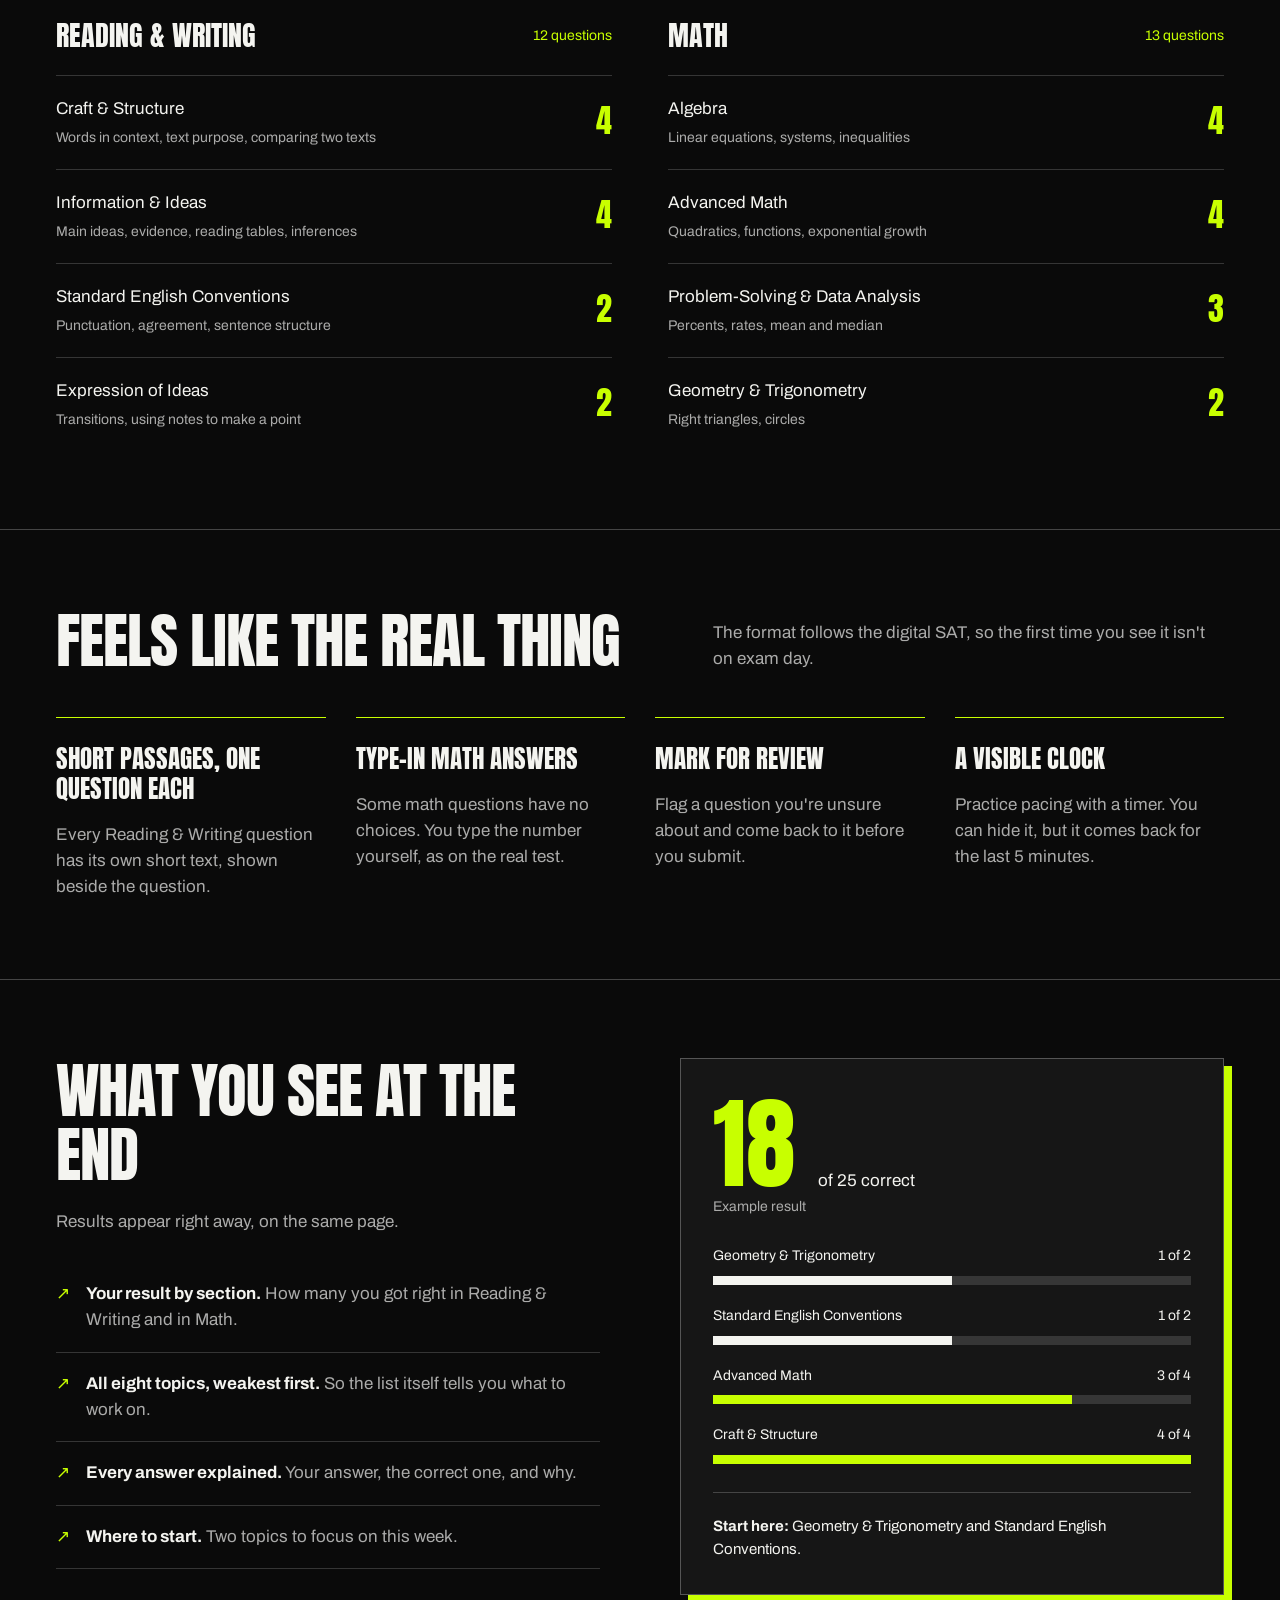
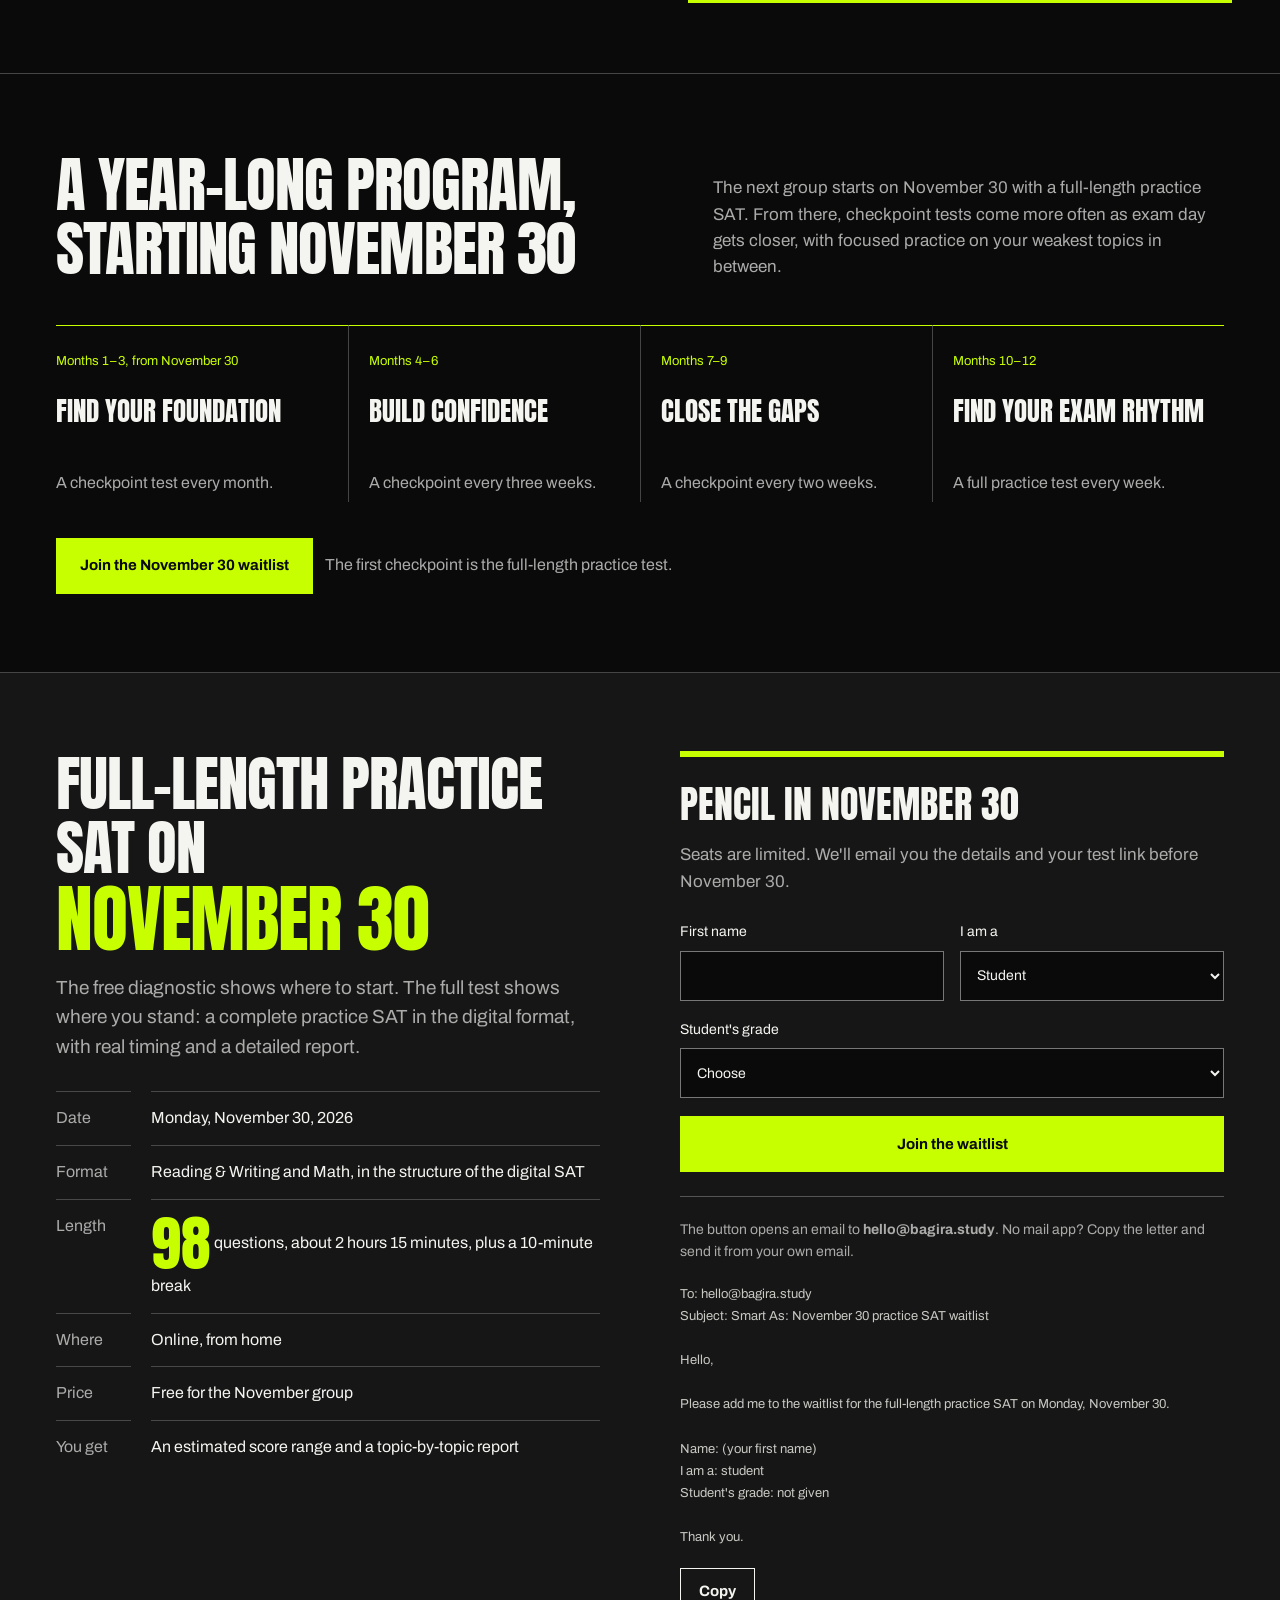
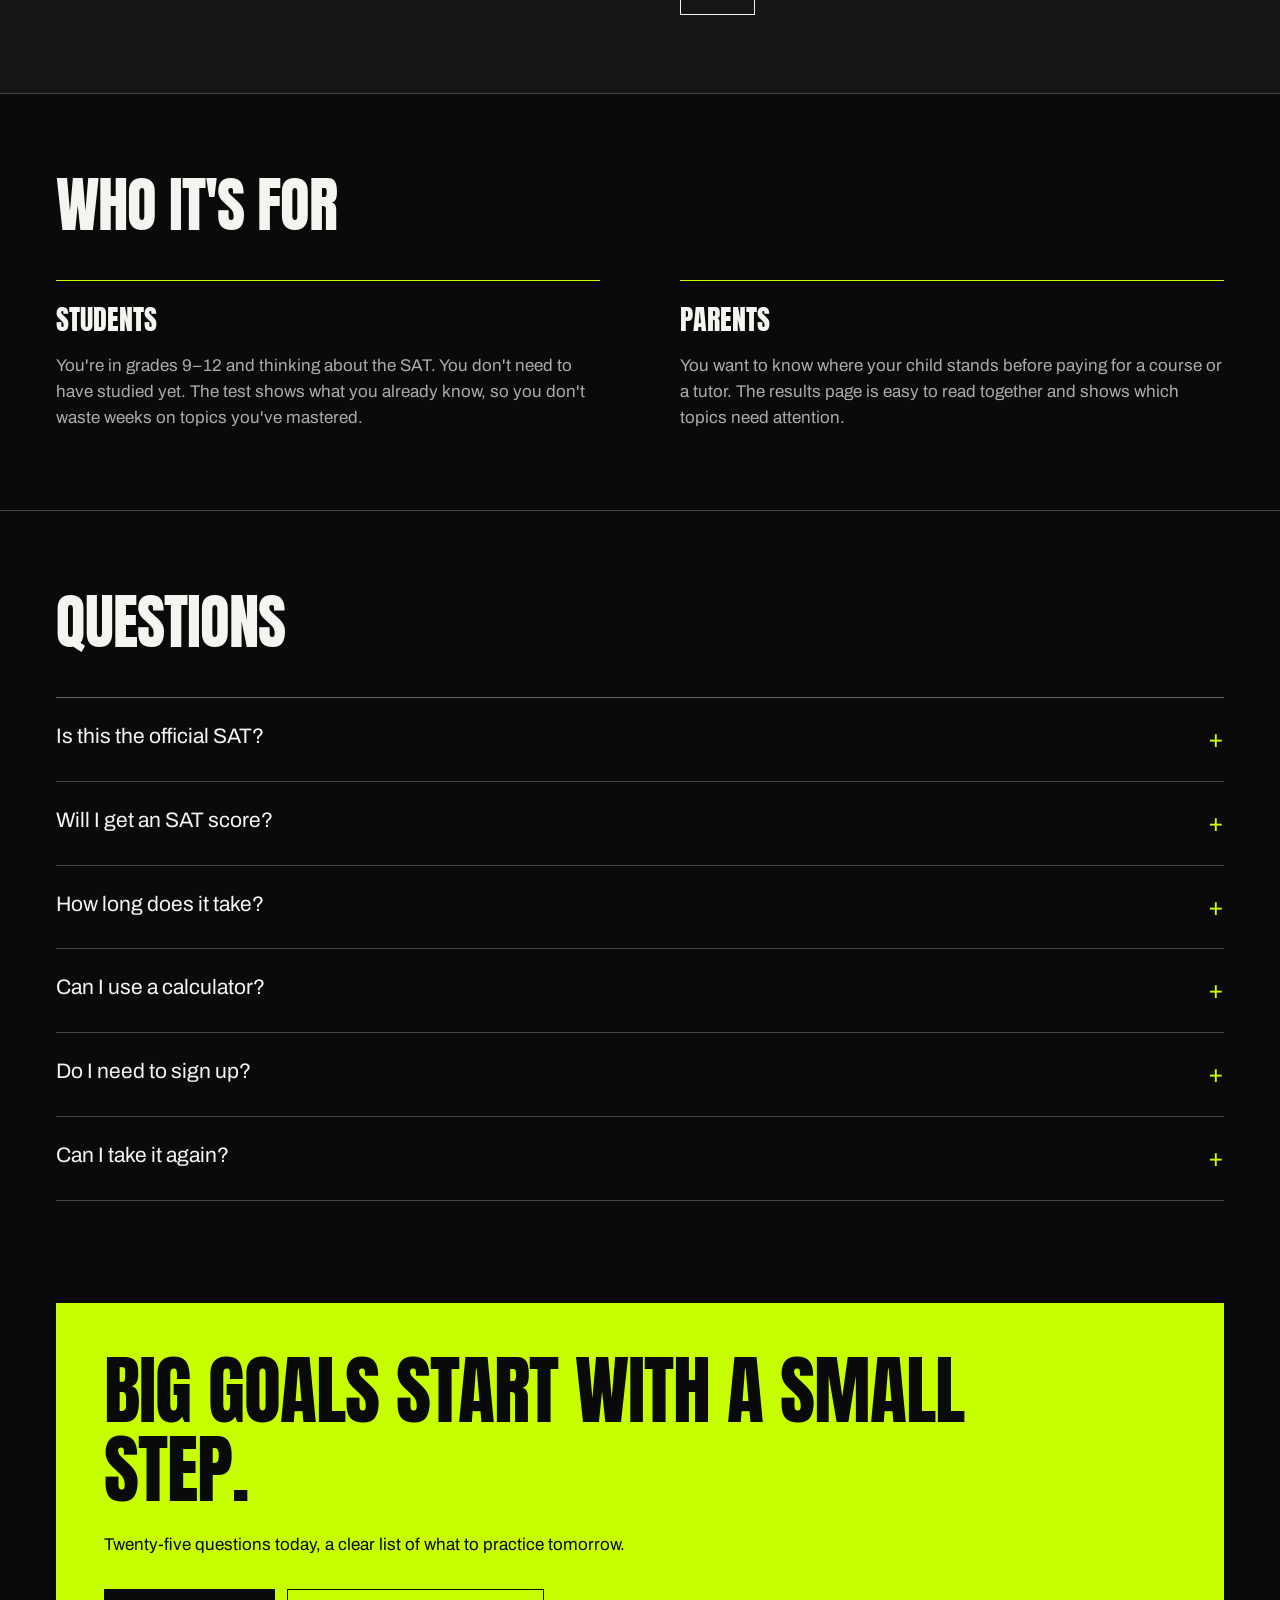
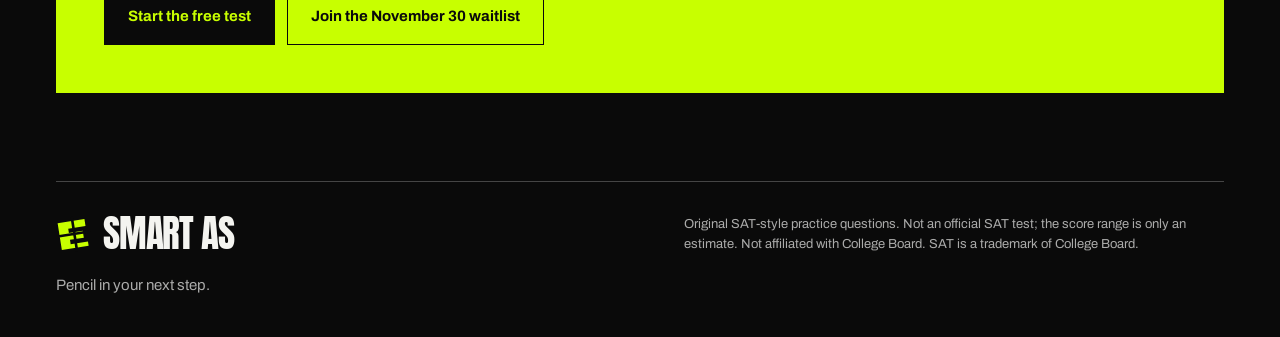
<file: docs/designs/smart-as/C.html>
<!doctype html>
<html lang="en"><head><meta charset="utf-8"><meta name="viewport" content="width=device-width, initial-scale=1"><meta name="color-scheme" content="dark"><title>Smart As — Find your SAT starting point</title><link href="https://fonts.googleapis.com/css2?family=Anton&family=Archivo:wght@400;500;600;700;800&display=swap" rel="stylesheet"><style>
:root{--bg:#0a0a0a;--text:#f4f4f0;--surface:#161616;--accent:#c8ff00;--muted:#ababaa;--ink-soft:transparent;--ink:#f4f4f0;--pencil:#c8ff00;--on-ink:#0a0a0a}*{box-sizing:border-box}html{scroll-behavior:smooth;scroll-padding-top:24px}body{margin:0;background:var(--bg);color:var(--text);font-family:Archivo,sans-serif;font-size:17px;line-height:1.55}a{color:inherit;text-decoration:none}button,input,select{font:inherit}button,a,input,select,summary{-webkit-tap-highlight-color:transparent}button,summary{cursor:pointer}a:focus-visible,button:focus-visible,summary:focus-visible,input:focus-visible,select:focus-visible{outline:3px solid var(--accent);outline-offset:5px}.wrap{width:calc(100% - 112px);max-width:1328px;margin:auto}p,h1,h2,h3{margin:0}h1,h2,h3,.logo,.mock-score,.big-number{font-family:Anton,sans-serif;font-weight:400;text-transform:uppercase;line-height:1.05}h2{font-size:clamp(42px,4.8vw,70px);letter-spacing:-1px}h3{font-size:28px}.announce{overflow:hidden;background:var(--accent);color:var(--bg);font-size:14px;font-weight:700;text-transform:uppercase;letter-spacing:1px;padding:10px 0}.announce .wrap{display:flex;justify-content:center;gap:36px;animation:ticker 16s linear infinite;white-space:nowrap}.announce a{text-decoration:underline;text-underline-offset:4px}@keyframes ticker{0%{transform:translateX(-22%)}100%{transform:translateX(22%)}}.head-row{display:flex;align-items:center;justify-content:space-between;gap:30px;min-height:108px;border-bottom:1px solid #454545}.logo{font-size:37px;letter-spacing:-1.2px;display:inline-flex;align-items:center;gap:12px;white-space:nowrap}.logo svg{width:35px;height:40px;color:var(--accent);transform:rotate(-9deg)}.nav{display:flex;align-items:center;gap:25px;font-size:14px}.link:hover{color:var(--accent)}.btn{display:inline-flex;align-items:center;justify-content:center;min-height:56px;padding:16px 23px;border:1px solid var(--text);border-radius:0;font-weight:700;font-size:15px;line-height:1.25;transition:background .15s,transform .15s;color:var(--text);background:transparent;text-align:center}.btn-primary{background:var(--accent);border-color:var(--accent);color:var(--bg)}.btn:hover{background:var(--text);color:var(--bg);transform:translateY(-3px)}.btn-small{min-height:44px;padding:13px 18px}.hero{padding:64px 0 68px}.hero-grid{display:grid;grid-template-columns:minmax(0,1fr) 360px;gap:48px;align-items:end}h1{font-size:clamp(76px,7.65vw,114px);letter-spacing:-2.8px;line-height:1.02}h1 span{color:var(--accent)}.hero-lede{max-width:680px;margin:30px 0;font-size:19px;line-height:1.6}.hero-actions,.btn-row{display:flex;gap:12px;flex-wrap:wrap}.hero-meta{margin-top:32px;padding-top:22px;border-top:1px solid #454545;display:flex;align-items:end;justify-content:space-between;gap:20px;font-size:14px;color:var(--muted)}.hero-meta b{font-family:Anton;font-size:54px;font-weight:400;line-height:1;color:var(--text);vertical-align:baseline;margin-right:3px}.try{border:1px solid #686868;background:var(--surface);padding:28px;position:relative;margin-bottom:0}.try-label{display:inline-block;background:var(--accent);color:var(--bg);font-weight:800;text-transform:uppercase;font-size:14px;padding:8px 18px;transform:rotate(-5deg);margin-top:-49px;margin-bottom:25px;border:4px solid var(--bg)}.try-q{font-size:25px;line-height:1.4;margin-bottom:23px}.try-choices{display:grid;grid-template-columns:1fr 1fr;gap:10px}.try-choice{display:flex;align-items:center;gap:20px;color:var(--text);background:transparent;border:1px solid #666;padding:12px}.bubble{font-size:13px;border:1px solid #888;border-radius:50%;width:26px;height:26px;display:grid;place-items:center}.val{font-size:23px}.try-choice:hover{border-color:var(--accent)}.try-choice.is-right{background:var(--accent);color:var(--bg)}.try-choice.is-wrong{border-style:dashed;background:#383838}.try-feedback{margin-top:24px;font-size:15px;min-height:95px;color:#c1c1bb}.block{padding:78px 0;border-top:1px solid #454545}.sec-head{display:grid;grid-template-columns:1.15fr 1fr;gap:70px;align-items:end;margin-bottom:44px}.sec-head p{color:var(--muted);max-width:590px}.steps{display:grid;grid-template-columns:repeat(3,1fr);gap:40px}.step{border-top:4px solid var(--accent);padding-top:23px}.step p,.feature p,.aud p{color:var(--muted);margin-top:18px}.sheet{padding:28px 0;border-top:1px solid #454545;border-bottom:1px solid #454545;margin-bottom:40px}.sheet-row{display:grid;grid-template-columns:repeat(25,1fr);gap:9px}.sheet-bubble{aspect-ratio:1;border:1px solid var(--text);border-radius:50%;display:grid;place-items:center;font-size:14px;font-weight:600}.sheet-bubble.math{border-color:var(--accent);background:var(--accent);color:var(--bg)}.legend{display:flex;gap:32px;margin-top:22px;font-size:14px;color:var(--muted)}.legend span{display:flex;align-items:center;gap:10px}.legend i{width:12px;height:12px;border-radius:50%}.halves{display:grid;grid-template-columns:1fr 1fr;gap:56px}.half h3{display:flex;justify-content:space-between;gap:15px;align-items:center}.half h3 small{font:14px Archivo;color:var(--accent);text-transform:none}.topic-list{padding:0;margin:25px 0 0;list-style:none}.topic-list li{display:flex;justify-content:space-between;gap:20px;border-top:1px solid #353535;padding:20px 0}.topic-list em{display:block;font-style:normal;font-size:14px;color:var(--muted);margin-top:5px}.topic-list li>span:last-child{font-family:Anton;font-size:32px;color:var(--accent)}.features{display:grid;grid-template-columns:repeat(4,1fr);gap:30px}.feature{padding-top:26px;border-top:1px solid var(--accent)}.feature h3{font-size:25px;line-height:1.2}.preview-grid,.event-grid{display:grid;grid-template-columns:1fr 1fr;gap:80px}.preview-grid .sec-head{display:block}.preview-grid .sec-head p{margin-top:22px}.check-list{list-style:none;padding:0;margin:0}.check-list li{position:relative;padding:18px 0 18px 30px;border-bottom:1px solid #353535;color:var(--muted)}.check-list li:before{content:'↗';position:absolute;left:0;color:var(--accent)}.check-list b{color:var(--text)}.mock{background:var(--surface);padding:32px;border:1px solid #555;box-shadow:8px 8px 0 var(--accent)}.mock-score{font-size:100px;color:var(--accent)}.mock-score small{font:17px Archivo;color:var(--text);text-transform:none}.mock-sub{color:var(--muted);font-size:14px;margin-bottom:28px}.bar-row{margin-top:20px}.bar-label{display:flex;justify-content:space-between;gap:15px;font-size:14px;margin-bottom:9px}.bar{height:9px;background:#363636}.bar span{display:block;height:100%;background:var(--accent)}.bar.low span{background:var(--text)}.mock-tip{font-size:15px;border-top:1px solid #454545;padding-top:22px;margin-top:28px}.plan{display:grid;grid-template-columns:repeat(4,1fr)}.phase{border-top:1px solid var(--accent);border-left:1px solid #454545;padding:25px 20px 6px}.phase:first-child{padding-left:0;border-left:0}.months{font-size:13px;color:var(--accent);margin-bottom:26px}.phase h3{font-size:27px;min-height:60px}.phase>p:last-child{color:var(--muted);margin-top:14px;font-size:16px}#practice{background:var(--surface)}.date{color:var(--accent);display:block;font-size:1.2em}.facts{display:grid;grid-template-columns:75px 1fr;margin-top:30px;font-size:16px;gap:0 20px}.facts dt,.facts dd{padding:14px 0;border-top:1px solid #484848;margin:0}.facts dt{color:var(--muted)}.big-number{font-size:60px;color:var(--accent);vertical-align:middle;line-height:1}.wl-card{border-top:6px solid var(--accent);padding-top:28px}.wl-card>h3{font-size:38px}.wl-card>p{margin:18px 0 26px;color:var(--muted)}.field-row{display:grid;grid-template-columns:1fr 1fr;gap:16px}.f{display:flex;flex-direction:column;gap:8px;font-size:14px;margin-bottom:18px}input,select{min-width:0;width:100%;background:var(--bg);border:1px solid #777;color:var(--text);border-radius:0;min-height:50px;padding:10px 12px}select{cursor:pointer}.wl-form>.btn{width:100%}.form-error{margin-bottom:12px}.form-error:empty{display:none}.wl-mail{border-top:1px solid #555;margin-top:24px;padding-top:22px;font-size:14px;color:var(--muted)}.wl-letter{white-space:pre-wrap;overflow-wrap:anywhere;font:13px/1.7 Archivo;margin:20px 0;color:#c8c8c3}.audience{display:grid;grid-template-columns:1fr 1fr;gap:80px}.aud{border-top:1px solid var(--accent);padding-top:24px}.faq{border-top:1px solid #666}.faq details{border-bottom:1px solid #454545;padding:22px 0}.faq summary{list-style:none;display:flex;justify-content:space-between;font-size:21px}.faq summary::-webkit-details-marker{display:none}.faq summary:after{content:'+';font-size:25px;color:var(--accent)}.faq details[open] summary:after{content:'−'}.faq details p{max-width:850px;color:var(--muted);margin:16px 0 0}.final{background:var(--accent);color:var(--bg);padding:48px;display:grid;grid-template-columns:1fr;gap:30px;position:relative}.final h2{font-size:76px;max-width:1000px}.final p{margin-top:22px}.final .btn-row{justify-self:start!important}.final .btn{color:var(--accent);background:var(--bg);border-color:var(--bg)}.final .btn-ghost{background:transparent}.final .btn:hover{background:var(--text);color:var(--bg)}.site-foot{padding:0 0 40px}.foot-row{display:flex;justify-content:space-between;gap:60px;border-top:1px solid #454545;padding-top:32px}.foot-row>p{font-size:13px;color:var(--muted);max-width:540px}.foot-row div p{margin-top:12px;font-size:15px;color:var(--muted)}
@media(min-width:1500px){h1{font-size:114px}}@media(max-width:1100px){.wrap{width:calc(100% - 64px)}.nav{gap:16px}.nav .link{font-size:12px}.hero-grid{grid-template-columns:1fr 310px;gap:28px}h1{font-size:76px}.hero-actions .btn{font-size:13px;padding:14px}.hero-meta{display:block}.hero-meta>span{display:block;margin-top:12px}.sheet-row{gap:5px}.preview-grid,.event-grid{gap:40px}.features{grid-template-columns:1fr 1fr}.sec-head{gap:35px}}
@media(max-width:700px){body{font-size:17px}.wrap{width:calc(100% - 36px)}.announce{font-size:11px;padding:9px 0}.announce .wrap{gap:18px;width:max-content;animation-duration:12s}.head-row{min-height:128px;align-items:start;padding:20px 0;gap:12px;flex-wrap:wrap}.logo{font-size:29px}.logo svg{width:28px;height:31px}.nav{display:flex;flex-wrap:wrap;gap:11px 18px;width:100%;padding-top:8px}.nav .link{font-size:11px}.nav .btn{position:absolute;right:18px;top:52px;font-size:11px;min-height:35px;padding:10px}.hero{padding:40px 0}.hero-grid{grid-template-columns:1fr;gap:45px}h1{font-size:clamp(49px,13.6vw,82px);letter-spacing:-1px}.hero-lede{font-size:17px;margin:24px 0}.hero-actions{display:grid;gap:10px}.hero-actions .btn{font-size:14px;min-height:52px}.hero-meta{margin-top:22px;padding-top:14px;display:block}.hero-meta b{font-size:54px}.hero-meta>span:last-child{margin-top:14px}.try{padding:24px;margin-top:16px}.try-label{margin-bottom:22px}.try-feedback{min-height:60px}.block{padding:46px 0}h2{font-size:43px;letter-spacing:-.6px}.sec-head{display:block;margin-bottom:30px}.sec-head p{margin-top:22px}.steps,.halves,.features,.preview-grid,.event-grid,.audience{grid-template-columns:1fr;gap:30px}.step{padding-top:20px}.step h3{font-size:28px}.sheet-row{grid-template-columns:repeat(9,1fr);gap:8px}.sheet-bubble{font-size:13px}.legend{display:grid;gap:10px;font-size:12px}.half h3{font-size:26px}.half h3 small{font-size:12px}.topic-list li{font-size:16px}.topic-list em{font-size:13px}.mock{padding:22px;box-shadow:5px 5px 0 var(--accent);margin-right:5px}.bar-label{font-size:12px}.plan{grid-template-columns:1fr 1fr;gap:26px 18px}.phase{padding:20px 0 0;border-left:0}.phase h3{font-size:25px}.months{font-size:12px;min-height:36px;margin-bottom:12px}.phase>p:last-child{font-size:15px}.btn-row{display:grid;width:100%}.event-grid{gap:35px}.date{font-size:1.1em}.facts{grid-template-columns:55px 1fr;gap:0 14px;font-size:14px}.wl-card>h3{font-size:32px}.field-row{gap:10px}.wl-letter{font-size:12px}.faq summary{font-size:18px;gap:20px}.faq details{padding:20px 0}.final{padding:28px 22px}.final h2{font-size:47px}.final p{font-size:16px}.final .btn-row{width:100%}.foot-row{display:block}.foot-row>p{margin-top:28px}.site-foot{padding-bottom:30px}}
@media(prefers-reduced-motion:reduce){html{scroll-behavior:auto}.announce .wrap{animation:none}.btn{transition:none}}
</style></head><body><div id="landing">
<div class="announce"><div class="wrap"><span>Full-length practice SAT on Monday, November 30.</span><a href="#practice">Join the waitlist</a></div></div>
<header class="site-head" id="siteHead">
  <div class="wrap head-row">
    <a class="logo" href="#top"><svg viewBox="0 0 40 40" aria-hidden="true"><path d="M4 5h31v8H15v5h16v8H15v5h20v5H4z" fill="currentColor"/><path d="M21 0v40M0 20h40" stroke="#0a0a0a" stroke-width="3"/></svg>Smart As</a>
    <nav class="nav" aria-label="Main">
      <a class="link" href="#how">How it works</a>
      <a class="link" href="#inside">What's on the test</a>
      <a class="link" href="#practice">November 30 test</a>
      <a class="link" href="#faq">Questions</a>
      <a class="btn btn-primary btn-small" href="#" data-start>Take the free test</a>
    </nav>
  </div>
</header>

<main id="top">
  <section class="hero">
    <div class="wrap hero-grid">
      <div>
        <h1>Find your SAT<br><span>starting point.</span></h1>
        <p class="hero-lede">Answer 25 SAT-style questions in Reading &amp; Writing and Math. See what you already know, what trips you up, and which topics to practice first.</p>
        <div class="hero-actions">
          <a class="btn btn-primary" href="#" data-start>Start the free test</a>
          <a class="btn btn-ghost" href="#practice">Join the November 30 waitlist</a>
        </div>
        <p class="hero-meta"><span><b>25</b> questions, about <b>35</b> minutes.</span><span>No account, no email.</span></p>
      </div>

      <div class="try" aria-labelledby="tryTitle">
        <p class="try-label" id="tryTitle">Try one now</p>
        <p class="try-q">If 5<i>x</i> − 3 = 22, what is <i>x</i>?</p>
        <div class="try-choices" role="group" aria-label="Answer choices">
          <button class="try-choice" data-v="A"><span class="bubble">A</span><span class="val">3</span></button>
          <button class="try-choice" data-v="B"><span class="bubble">B</span><span class="val">4</span></button>
          <button class="try-choice" data-v="C"><span class="bubble">C</span><span class="val">5</span></button>
          <button class="try-choice" data-v="D"><span class="bubble">D</span><span class="val">6</span></button>
        </div>
        <p class="try-feedback" id="tryFeedback" aria-live="polite">Pick an answer. The full test explains every question like this.</p>
      </div>
    </div>
  </section>

  <section class="block" id="how">
    <div class="wrap">
      <div class="sec-head">
        <h2>Three steps to a clear plan</h2>
        <p>Less guessing about what to study. One short test shows you where your time will pay off.</p>
      </div>
      <div class="steps">
        <div class="step"><h3>Take the test</h3><p>12 Reading &amp; Writing questions, then 13 Math questions. Reading &amp; Writing gets 14 minutes and Math gets 21, 35 in total.</p></div>
        <div class="step"><h3>Read your breakdown</h3><p>See your result by section and by topic, plus the right answer and a short explanation for every question.</p></div>
        <div class="step"><h3>Practice where it counts</h3><p>Start with the two topics where you lost the most points. They're named at the top of your results.</p></div>
      </div>
    </div>
  </section>

  <section class="block" id="inside">
    <div class="wrap">
      <div class="sec-head">
        <h2>What's on the test</h2>
        <p>The same two sections and eight content areas as the digital SAT, in a compact version.</p>
      </div>

      <div class="sheet" aria-label="Answer sheet: questions 1 to 12 are Reading and Writing, 13 to 25 are Math">
        <div class="sheet-row" id="sheetRow"><span class="sheet-bubble rw">1</span><span class="sheet-bubble rw">2</span><span class="sheet-bubble rw">3</span><span class="sheet-bubble rw">4</span><span class="sheet-bubble rw">5</span><span class="sheet-bubble rw">6</span><span class="sheet-bubble rw">7</span><span class="sheet-bubble rw">8</span><span class="sheet-bubble rw">9</span><span class="sheet-bubble rw">10</span><span class="sheet-bubble rw">11</span><span class="sheet-bubble rw">12</span><span class="sheet-bubble math">13</span><span class="sheet-bubble math">14</span><span class="sheet-bubble math">15</span><span class="sheet-bubble math">16</span><span class="sheet-bubble math">17</span><span class="sheet-bubble math">18</span><span class="sheet-bubble math">19</span><span class="sheet-bubble math">20</span><span class="sheet-bubble math">21</span><span class="sheet-bubble math">22</span><span class="sheet-bubble math">23</span><span class="sheet-bubble math">24</span><span class="sheet-bubble math">25</span></div>
        <div class="legend">
          <span><i style="background:var(--ink-soft);border:2px solid var(--ink)"></i>Reading &amp; Writing, questions 1–12</span>
          <span><i style="background:var(--pencil)"></i>Math, questions 13–25</span>
        </div>
      </div>

      <div class="halves">
        <div class="half">
          <h3>Reading &amp; Writing <small>12 questions</small></h3>
          <ul class="topic-list">
            <li><span>Craft &amp; Structure<em>Words in context, text purpose, comparing two texts</em></span><span>4</span></li>
            <li><span>Information &amp; Ideas<em>Main ideas, evidence, reading tables, inferences</em></span><span>4</span></li>
            <li><span>Standard English Conventions<em>Punctuation, agreement, sentence structure</em></span><span>2</span></li>
            <li><span>Expression of Ideas<em>Transitions, using notes to make a point</em></span><span>2</span></li>
          </ul>
        </div>
        <div class="half">
          <h3>Math <small>13 questions</small></h3>
          <ul class="topic-list">
            <li><span>Algebra<em>Linear equations, systems, inequalities</em></span><span>4</span></li>
            <li><span>Advanced Math<em>Quadratics, functions, exponential growth</em></span><span>4</span></li>
            <li><span>Problem-Solving &amp; Data Analysis<em>Percents, rates, mean and median</em></span><span>3</span></li>
            <li><span>Geometry &amp; Trigonometry<em>Right triangles, circles</em></span><span>2</span></li>
          </ul>
        </div>
      </div>
    </div>
  </section>

  <section class="block">
    <div class="wrap">
      <div class="sec-head">
        <h2>Feels like the real thing</h2>
        <p>The format follows the digital SAT, so the first time you see it isn't on exam day.</p>
      </div>
      <div class="features">
        <div class="feature"><h3>Short passages, one question each</h3><p>Every Reading &amp; Writing question has its own short text, shown beside the question.</p></div>
        <div class="feature"><h3>Type-in math answers</h3><p>Some math questions have no choices. You type the number yourself, as on the real test.</p></div>
        <div class="feature"><h3>Mark for review</h3><p>Flag a question you're unsure about and come back to it before you submit.</p></div>
        <div class="feature"><h3>A visible clock</h3><p>Practice pacing with a timer. You can hide it, but it comes back for the last 5 minutes.</p></div>
      </div>
    </div>
  </section>

  <section class="block">
    <div class="wrap preview-grid">
      <div>
        <div class="sec-head" style="margin-bottom:28px">
          <h2>What you see at the end</h2>
          <p>Results appear right away, on the same page.</p>
        </div>
        <ul class="check-list">
          <li><b>Your result by section.</b> How many you got right in Reading &amp; Writing and in Math.</li>
          <li><b>All eight topics, weakest first.</b> So the list itself tells you what to work on.</li>
          <li><b>Every answer explained.</b> Your answer, the correct one, and why.</li>
          <li><b>Where to start.</b> Two topics to focus on this week.</li>
        </ul>
      </div>
      <div class="mock" aria-label="Example of a results screen">
        <div class="mock-score">18 <small>of 25 correct</small></div>
        <p class="mock-sub">Example result</p>
        <div class="bar-row"><div class="bar-label"><span>Geometry &amp; Trigonometry</span><span>1 of 2</span></div><div class="bar low"><span style="width:50%"></span></div></div>
        <div class="bar-row"><div class="bar-label"><span>Standard English Conventions</span><span>1 of 2</span></div><div class="bar low"><span style="width:50%"></span></div></div>
        <div class="bar-row"><div class="bar-label"><span>Advanced Math</span><span>3 of 4</span></div><div class="bar"><span style="width:75%"></span></div></div>
        <div class="bar-row"><div class="bar-label"><span>Craft &amp; Structure</span><span>4 of 4</span></div><div class="bar"><span style="width:100%"></span></div></div>
        <p class="mock-tip"><b>Start here:</b> Geometry &amp; Trigonometry and Standard English Conventions.</p>
      </div>
    </div>
  </section>

  <section class="block">
    <div class="wrap">
      <div class="sec-head">
        <h2>A year-long program, starting November 30</h2>
        <p>The next group starts on November 30 with a full-length practice SAT. From there, checkpoint tests come more often as exam day gets closer, with focused practice on your weakest topics in between.</p>
      </div>
      <div class="plan">
        <div class="phase"><p class="months">Months 1–3, from November 30</p><h3>Find your foundation</h3><p>A checkpoint test every month.</p></div>
        <div class="phase"><p class="months">Months 4–6</p><h3>Build confidence</h3><p>A checkpoint every three weeks.</p></div>
        <div class="phase"><p class="months">Months 7–9</p><h3>Close the gaps</h3><p>A checkpoint every two weeks.</p></div>
        <div class="phase"><p class="months">Months 10–12</p><h3>Find your exam rhythm</h3><p>A full practice test every week.</p></div>
      </div>
      <div class="btn-row" style="margin-top:36px;align-items:center">
        <a class="btn btn-primary" href="#practice">Join the November 30 waitlist</a>
        <span style="color:var(--muted);font-size:16px">The first checkpoint is the full-length practice test.</span>
      </div>
    </div>
  </section>

  <section class="block" id="practice">
    <div class="wrap event-grid">
      <div>
        <h2>Full-length practice SAT on <span class="date">November 30</span></h2>
        <p style="margin-top:16px;color:var(--muted);font-size:19px">The free diagnostic shows where to start. The full test shows where you stand: a complete practice SAT in the digital format, with real timing and a detailed report.</p>
        <dl class="facts">
          <dt>Date</dt><dd>Monday, November 30, 2026</dd>
          <dt>Format</dt><dd>Reading &amp; Writing and Math, in the structure of the digital SAT</dd>
          <dt>Length</dt><dd><strong class="big-number">98</strong> questions, about 2 hours 15 minutes, plus a 10-minute break</dd>
          <dt>Where</dt><dd>Online, from home</dd>
          <dt>Price</dt><dd>Free for the November group</dd>
          <dt>You get</dt><dd>An estimated score range and a topic-by-topic report</dd>
        </dl>
      </div>
      <div class="wl-card">
        <h3>Pencil in November 30</h3>
        <p>Seats are limited. We'll email you the details and your test link before November 30.</p>
        <div data-wl="landing"><form class="wl-form" novalidate>
    <div class="field-row">
      <label class="f">First name<input name="name" autocomplete="given-name" required></label>
      <label class="f">I am a<select name="role"><option value="student">Student</option><option value="parent">Parent</option></select></label>
    </div>
    <label class="f">Student's grade<select name="grade"><option value="">Choose</option><option>9</option><option>10</option><option>11</option><option>12</option><option value="other">Other</option></select></label>
    <p class="form-error" role="alert"></p>
    <button class="btn btn-primary" type="submit">Join the waitlist</button>
  </form>
  <div class="wl-mail">
    <p>The button opens an email to <b>hello@bagira.study</b>. No mail app? Copy the letter and send it from your own email.</p>
    <pre class="wl-letter" data-letter>To: hello@bagira.study
Subject: Smart As: November 30 practice SAT waitlist

Hello,

Please add me to the waitlist for the full-length practice SAT on Monday, November 30.

Name: (your first name)
I am a: student
Student's grade: not given

Thank you.</pre>
    <button class="btn btn-ghost btn-small wl-copy" type="button" data-copy>Copy</button>
  </div></div>
      </div>
    </div>
  </section>

  <section class="block">
    <div class="wrap">
      <div class="sec-head"><h2>Who it's for</h2></div>
      <div class="audience">
        <div class="aud"><h3>Students</h3><p>You're in grades 9–12 and thinking about the SAT. You don't need to have studied yet. The test shows what you already know, so you don't waste weeks on topics you've mastered.</p></div>
        <div class="aud"><h3>Parents</h3><p>You want to know where your child stands before paying for a course or a tutor. The results page is easy to read together and shows which topics need attention.</p></div>
      </div>
    </div>
  </section>

  <section class="block" id="faq">
    <div class="wrap">
      <div class="sec-head"><h2>Questions</h2></div>
      <div class="faq">
        <details><summary>Is this the official SAT?</summary><p>No. These are original SAT-style questions written by our team. They follow the content areas of the digital SAT. We are not affiliated with College Board.</p></details>
        <details><summary>Will I get an SAT score?</summary><p>Yes, an approximate score range for each section on the 200–800 scale, clearly marked as approximate, because 25 questions give only a rough estimate. You'll also see how many you got right in each topic, which is what you need to decide what to study.</p></details>
        <details><summary>How long does it take?</summary><p>About 35 minutes: 14 minutes for Reading &amp; Writing and 21 minutes for Math.</p></details>
        <details><summary>Can I use a calculator?</summary><p>Yes. A scientific calculator and a reference sheet are built into the Math section.</p></details>
        <details><summary>Do I need to sign up?</summary><p>No. You don't need an account or an email address. Your answers stay in your browser.</p></details>
        <details><summary>Can I take it again?</summary><p>Yes. Keep in mind the questions are the same, so a second attempt mostly measures what you remember from the explanations.</p></details>
      </div>
    </div>
  </section>

  <section style="padding:24px 0 88px">
    <div class="wrap">
      <div class="final">
        <div>
          <h2>Big goals start with a small step.</h2>
          <p>Twenty-five questions today, a clear list of what to practice tomorrow.</p>
        </div>
        <div class="btn-row" style="justify-self:end">
          <a class="btn" href="#" data-start>Start the free test</a>
          <a class="btn btn-ghost" href="#practice" style="color:var(--on-ink);border-color:var(--on-ink)">Join the November 30 waitlist</a>
        </div>
      </div>
    </div>
  </section>
</main>

<footer class="site-foot">
  <div class="wrap foot-row">
    <div>
      <a class="logo" href="#top"><svg viewBox="0 0 40 40" aria-hidden="true"><path d="M4 5h31v8H15v5h16v8H15v5h20v5H4z" fill="currentColor"/><path d="M21 0v40M0 20h40" stroke="#0a0a0a" stroke-width="3"/></svg>Smart As</a>
      <p>Pencil in your next step.</p>
    </div>
    <p>Original SAT-style practice questions. Not an official SAT test; the score range is only an estimate. Not affiliated with College Board. SAT is a trademark of College Board.</p>
  </div>
</footer>
</div>
<script>const $ = s => document.querySelector(s);
document.querySelectorAll(".try-choice").forEach(btn => {
  btn.addEventListener("click", () => {
    document.querySelectorAll(".try-choice").forEach(b => b.classList.remove("is-right", "is-wrong"));
    const ok = btn.dataset.v === "C";
    btn.classList.add(ok ? "is-right" : "is-wrong");
    if (!ok) document.querySelector('.try-choice[data-v="C"]').classList.add("is-right");
    $("#tryFeedback").innerHTML = ok
      ? "<strong>Correct.</strong> Add 3 to both sides to get 5<i>x</i> = 25, then divide by 5: <i>x</i> = 5."
      : "<strong>Not quite. The answer is 5.</strong> Add 3 to both sides to get 5<i>x</i> = 25, then divide by 5.";
  });
});

const WAITLIST_ADDRESS="hello@bagira.study"; const SUBJECT="Smart As: November 30 practice SAT waitlist";
function buildLetter({ name, role, grade, extra }) {
  const lines = [
    "Hello,",
    "",
    "Please add me to the waitlist for the full-length practice SAT on Monday, November 30.",
    "",
    `Name: ${name || "(your first name)"}`,
    `I am a: ${role}`,
    `Student's grade: ${grade || "not given"}`,
  ];
  if (extra) lines.push("", extra);
  lines.push("", "Thank you.");
  return lines.join("\n");
}

function mailtoHref(letter) {
  return `mailto:${WAITLIST_ADDRESS}?subject=${encodeURIComponent(SUBJECT)}&body=${encodeURIComponent(letter)}`;
}


const el=document.querySelector("[data-wl]");
  const f = el.querySelector("form");
  const pre = el.querySelector("[data-letter]");
  const err = el.querySelector(".form-error");
  const copyBtn = el.querySelector("[data-copy]");
  const letter = () => buildLetter({
    name: f.name.value.trim(), role: f.role.value, grade: f.grade.value,
    extra: "",
  });
  const refresh = () => { pre.textContent = `To: ${WAITLIST_ADDRESS}\nSubject: ${SUBJECT}\n\n${letter()}`; };
  f.addEventListener("input", refresh);
  refresh();
  f.addEventListener("submit", e => {
    e.preventDefault();
    if (!f.name.value.trim()) { err.textContent = "Enter your first name."; f.name.focus(); return; }
    err.textContent = "";
    window.location.href = mailtoHref(letter());
  });
  copyBtn.addEventListener("click", async () => {
    const text = pre.textContent;
    try {
      await navigator.clipboard.writeText(text);
    } catch {
      const r = document.createRange(); r.selectNodeContents(pre);
      const s = getSelection(); s.removeAllRanges(); s.addRange(r);
      try { document.execCommand("copy"); } catch {}
    }
    copyBtn.textContent = "Copied";
    setTimeout(() => { copyBtn.textContent = "Copy"; }, 1500);
  });</script></body></html>
</file>
